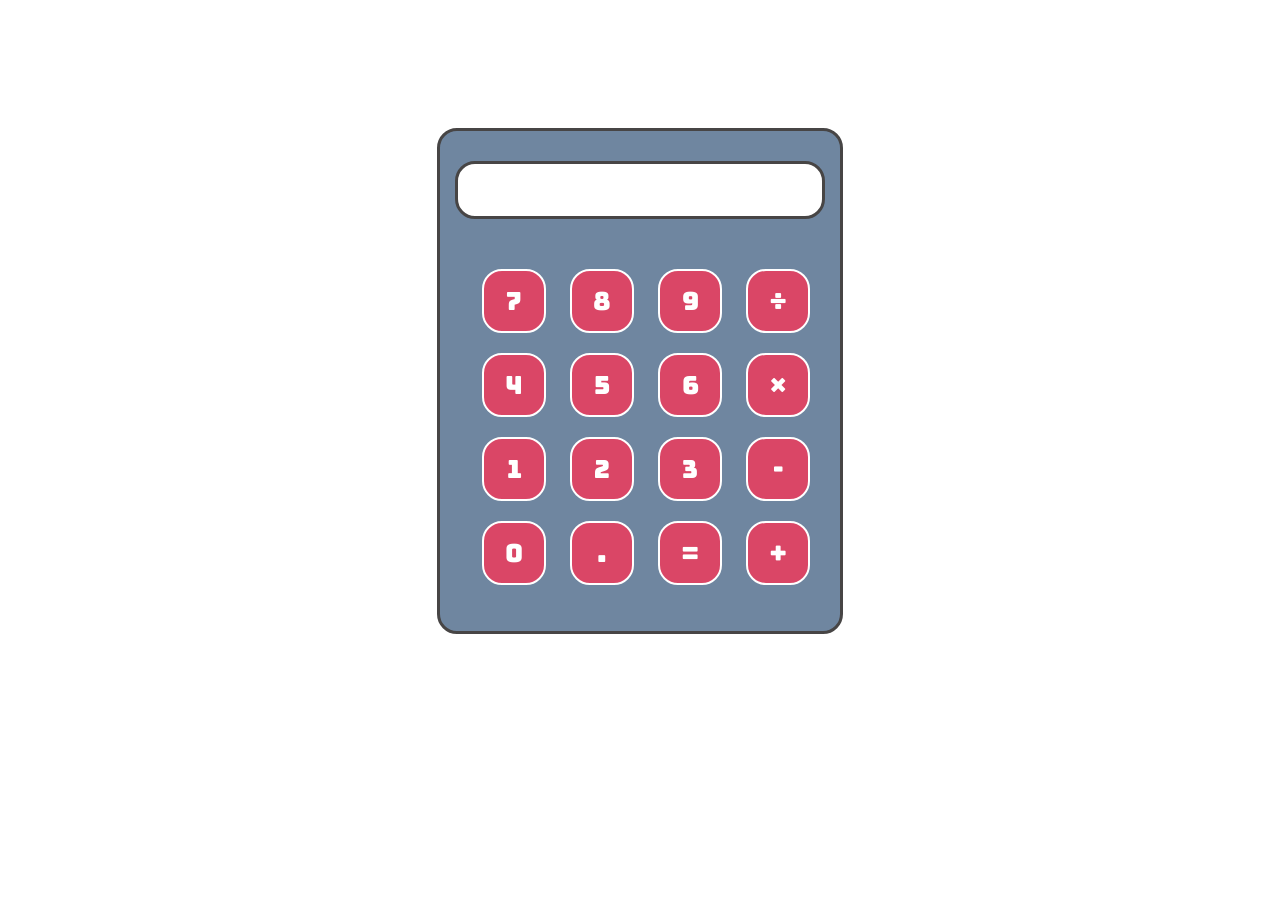
<file: Calculadora/index.html>
<!DOCTYPE html>
<html lang="en">

<head>
    <meta charset="UTF-8" />
    <meta http-equiv="X-UA-Compatible" content="IE=edge" />
    <meta name="viewport" content="width=device-width, initial-scale=1.0" />
    <link rel="stylesheet" href="./css/style.css">
    <title>Calculadora</title>
</head>

<body>
    <div class="body-calc">
        <div class="content-calc">
            <div id="display-calc">
                <input type="text" id="input" />
            </div>

            <div class="button-calc">
                <a href="#" onclick="adicionarValor('7')">7</a>
                <a href="#" onclick="adicionarValor('8')">8</a>
                <a href="#" onclick="adicionarValor('9')">9</a>
                <a href="#" onclick="adicionarValor('/')">÷</a>
                <a href="#" onclick="adicionarValor('4')">4</a>
                <a href="#" onclick="adicionarValor('5')">5</a>
                <a href="#" onclick="adicionarValor('6')">6</a>
                <a href="#" onclick="adicionarValor('*')">×</a>
                <a href="#" onclick="adicionarValor('1')">1</a>
                <a href="#" onclick="adicionarValor('2')">2</a>
                <a href="#" onclick="adicionarValor('3')">3</a>
                <a href="#" onclick="adicionarValor('-')">-</a>
                <a href="#" onclick="adicionarValor('0')">0</a>
                <a href="#" onclick="adicionarValor('.')">.</a>
                <a href="#" onclick="calcular()">=</a>
                <a href="#" onclick="adicionarValor('+')">+</a>
            </div>
        </div>
    </div>
    
    <script src="js/script.js"></script>
</body>

</html>
</file>
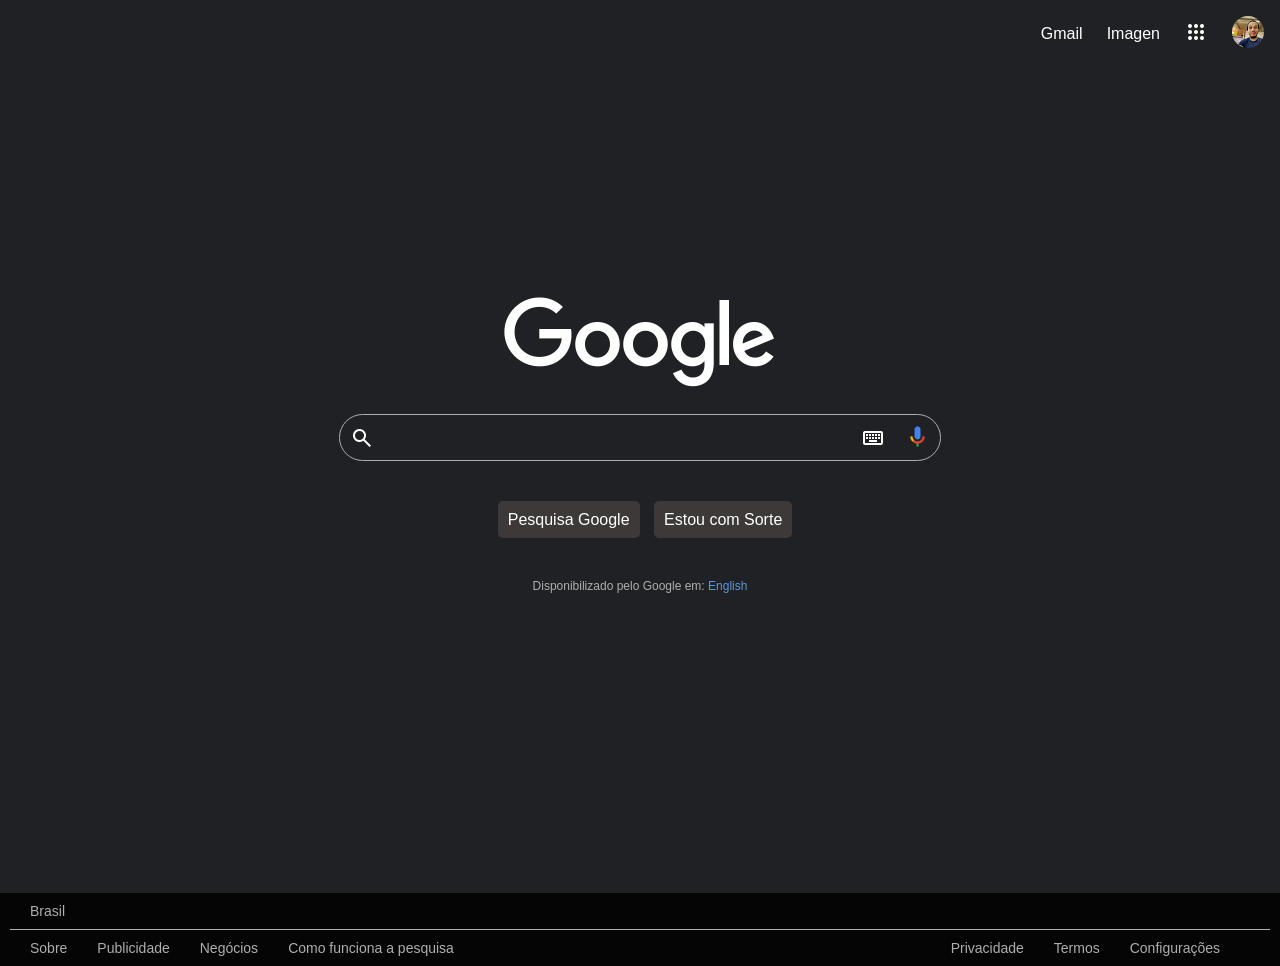
<file: Clone do Google/index.html>
<!DOCTYPE html>
<html lang="pt-BR">

<head>
    <meta charset="UTF-8">
    <meta http-equiv="X-UA-Compatible" content="IE=edge">
    <meta name="viewport" content="width=device-width, initial-scale=1.0">
    <link rel="stylesheet"
        href="https://fonts.googleapis.com/css2?family=Material+Symbols+Outlined:opsz,wght,FILL,GRAD@20..48,100..700,0..1,-50..200" />
    <link rel="stylesheet"
        href="https://fonts.googleapis.com/css2?family=Material+Symbols+Outlined:opsz,wght,FILL,GRAD@20..48,100..700,0..1,-50..200" />


    <link rel="stylesheet" href="assets/css/style.css">
    <title>Document</title>
</head>

<body>
    <header class="cabecalho">
        <ul class="cabecalho__lista">
            <li class="cabecalho__links">
                <a href="#">Gmail</a>
            </li>
            <li class="cabecalho__links">
                <a href="#">Imagen</a>
            </li>
            <a href="#">
                <li class="cabecalho__links">
                    <span class="material-symbols-outlined sombreado">
                        apps
                    </span>
            </a>
            </li>
            <li class="cabecalh__links">
                <a href=""><img src="assets/imgs/unnamed.jpg" alt="Foto login no meu e-mail"
                        class="cabecalho__login"></a>
            </li>
        </ul>
    </header>


    <main class="principal">
        <img src="assets/imgs/googlelogo_light_color_272x92dp.png" alt="">
        <form class="principal__pesquisa">
            <button class="material-symbols-outlined">
                search
            </button>
            <input type="text">
            <button class="material-symbols-outlined">
                keyboard
            </button>
            <button>
                <i>
                    <img src="assets/imgs/voz-do-google.png" alt="" class="principal__pesquisa--microfone">
                </i>
            </button>
        </form>
        <div class="principal__botoes">
            <a href="#" class="principal__botao--pesquisa botoes">Pesquisa Google</a>
            <a href="#" class="principal__botao--pesquisa botoes">Estou com Sorte</a>
        </div>
        <p class="principal__texto">Disponibilizado pelo Google em: <a href="#" class="principal__link">English</a></p>
    </main>

    <footer class="rodape">
        <div class="rodape__pais">
            <a href="#">Brasil</a>
        </div>
        <div class="rodape__lista">
            <ul class="rodape__business">
                <li class="rodape__link">Sobre</li>
                <li class="rodape__link">Publicidade</li>
                <li class="rodape__link">Negócios</li>
                <li class="rodape__link">Como funciona a pesquisa</li>
            </ul>
            <ul class="rodape__settings">
                <li class="rodape__link">Privacidade</li>
                <li class="rodape__link">Termos</li>
                <li class="rodape__link">Configurações</li>
            </ul>
        </div>
    </footer>

</body>

</html>
</file>
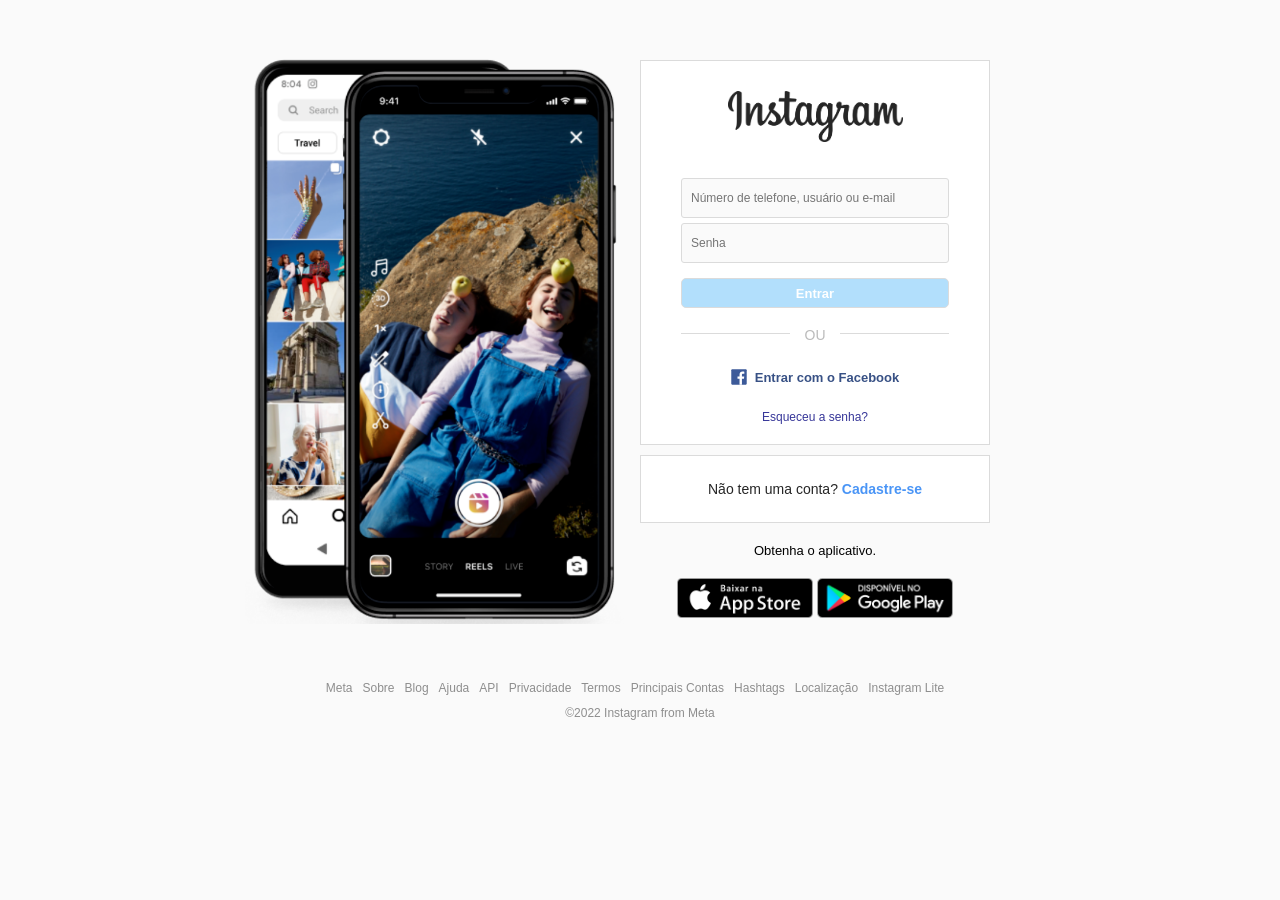
<file: Clone_Pagina_do_Instagram/index.html>
<!DOCTYPE html>
<html lang="en">
  <head>
    <meta charset="UTF-8" />
    <meta name="viewport" content="width=device-width, initial-scale=1.0" />
    <title>Instagram</title>
    <link rel="stylesheet" href="css/style.css" />
    <link rel="shortcut icon" href="img/favicon.png" type="image/x-icon" />
  </head>
  <body>
    <main>
      <div id="main-container">
        <!-- Banner Container -->
        <div id="banner-container">
          <img src="img/banner2.png" alt="Crie uma conta no Instagram" />
        </div>
        <!-- Login e Registro -->
        <div id="form-container">
          <div id="form-box">
            <img id="logo-insta" src="img/logo_instagram.png" alt="Instagram" />
            <form id="login-form">
              <input
                type="text"
                name="username"
                placeholder="Número de telefone, usuário ou e-mail"
              />
              <input type="password" name="password" placeholder="Senha" />
              <input type="submit" value="Entrar" />
            </form>
            <div class="separator">
              <div class="line"></div>
              <span>Ou</span>
            </div>
            <div id="other-links">
              <div id="facebook-login">
                <a href="#">
                  <img src="img/logo_facebook.svg" alt="Facebook Login" />
                  <span>Entrar com o Facebook</span>
                </a>
              </div>
              <div id="forgot-pass">
                <a href="#">Esqueceu a senha?</a>
              </div>
            </div>
          </div>
          <div id="register-container">
            <p>Não tem uma conta? <a href="#">Cadastre-se</a></p>
          </div>
          <div id="get-app-container">
            <p>Obtenha o aplicativo.</p>
            <a href="#">
              <img src="img/apple_btn.png" alt="Apple Store" />
            </a>
            <a href="#">
              <img src="img/gplay_btn.png" alt="Google Play" />
            </a>
          </div>
        </div>
      </div>
    </main>
    <footer>
      <nav>
        <ul id="footer-links">
          <li><a href="#">Meta</a></li>
          <li><a href="#">Sobre</a></li>
          <li><a href="#">Blog</a></li>
          <li><a href="#">Ajuda</a></li>
          <li><a href="#">API</a></li>
          <li><a href="#">Privacidade</a></li>
          <li><a href="#">Termos</a></li>
          <li><a href="#">Principais Contas</a></li>
          <li><a href="#">Hashtags</a></li>
          <li><a href="#">Localização</a></li>
          <li><a href="#">Instagram Lite</a></li>
        </ul>
      </nav>
      <p id="copyright">&copy;2022 Instagram from Meta</p>
    </footer>
  </body>
</html>
</file>
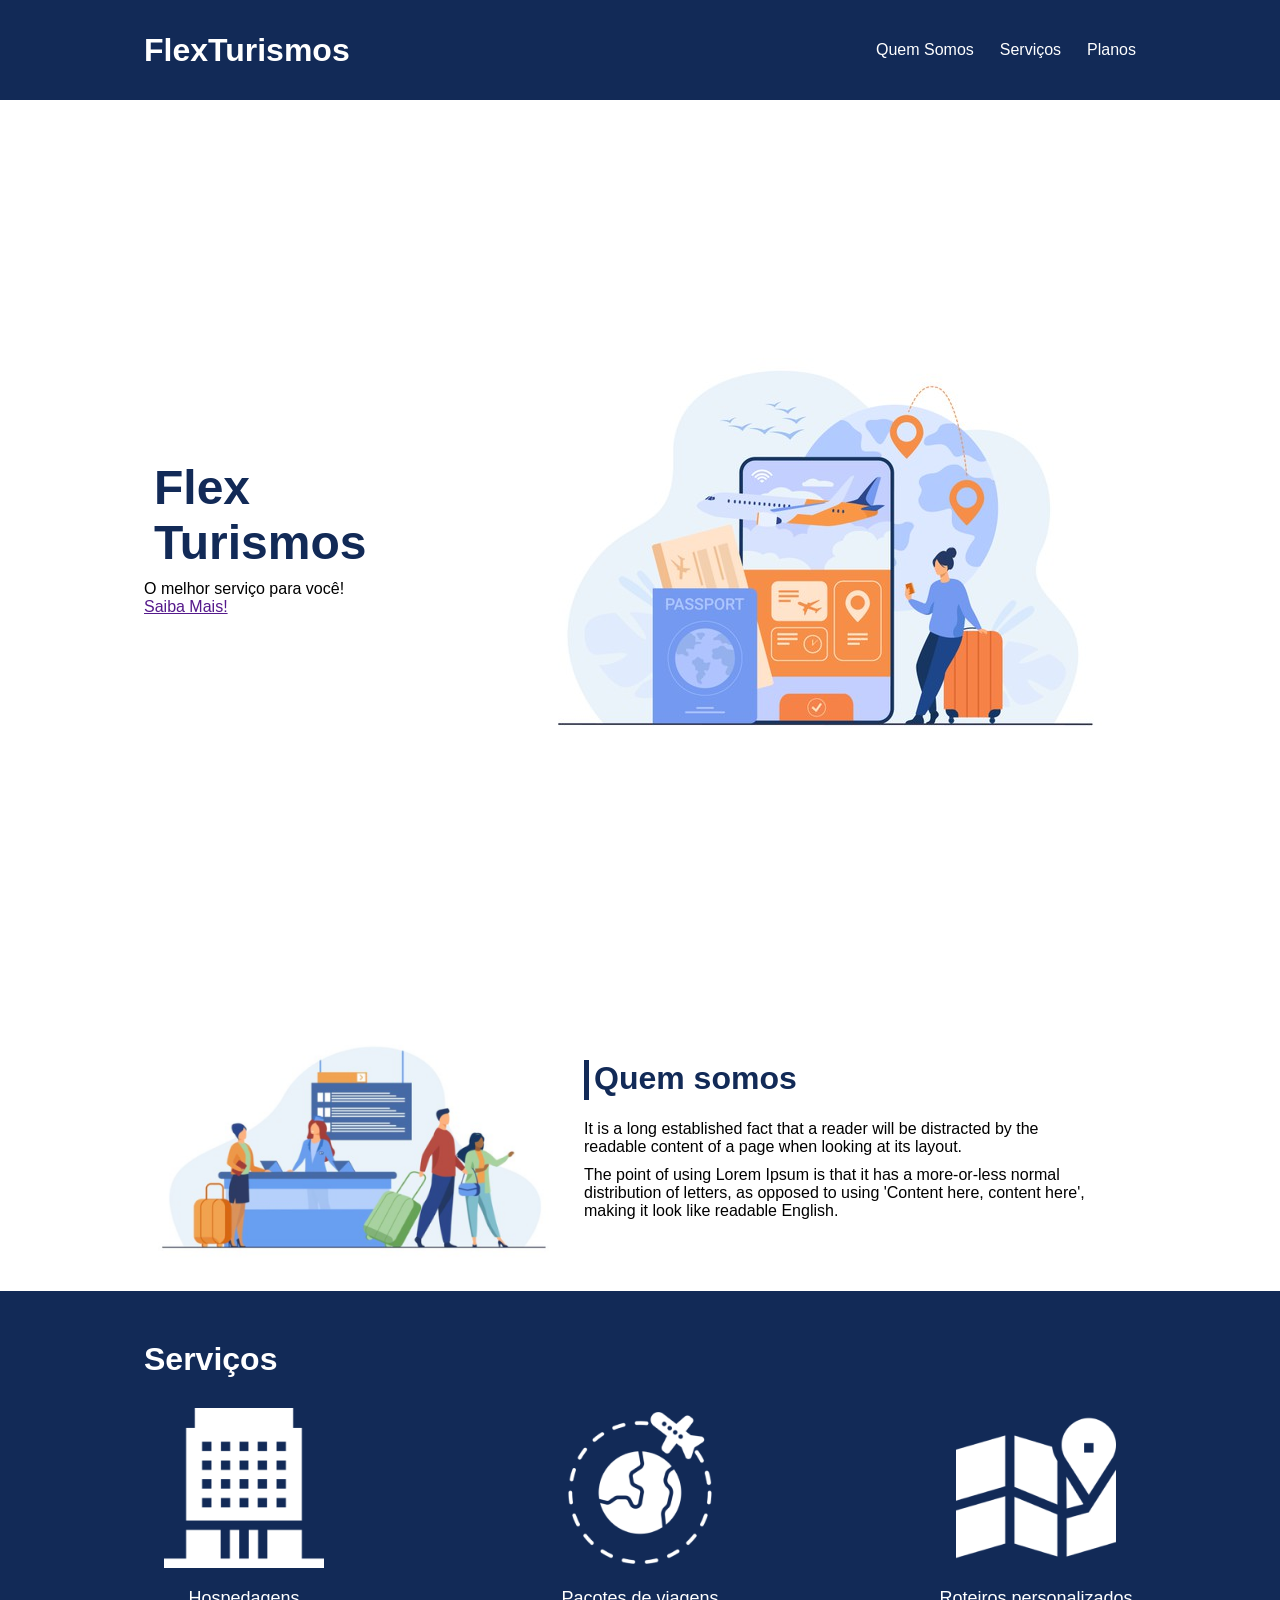
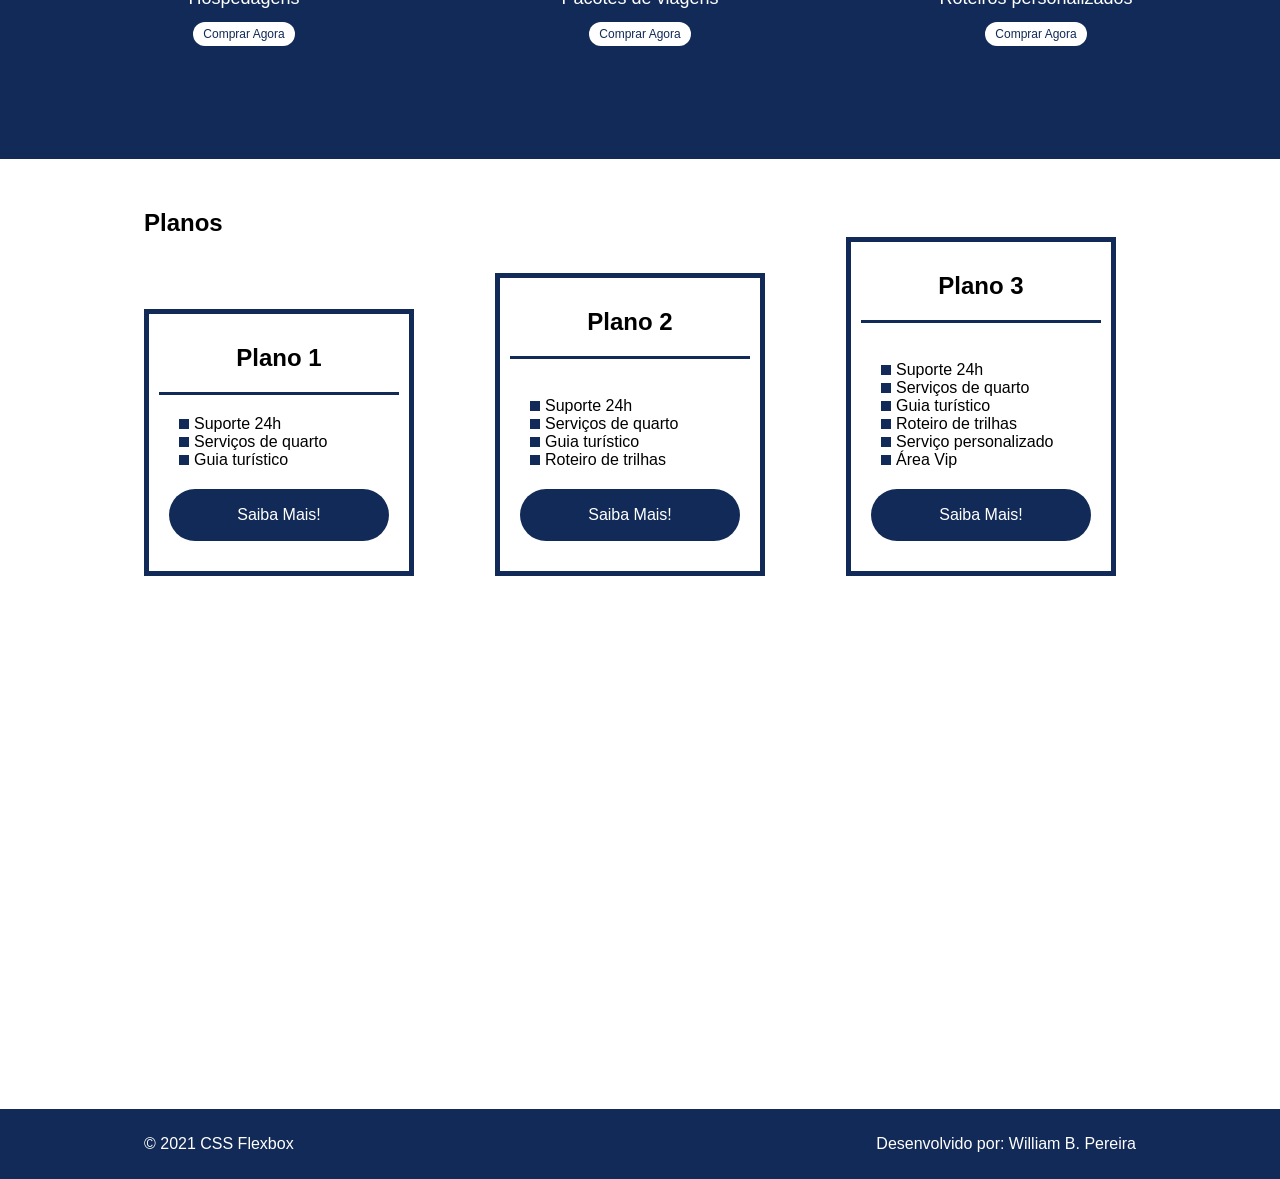
<file: Flex-Turismos/index.html>
<!DOCTYPE html>
<html lang="pt-br">

<head>
    <meta charset="UTF-8">
    <meta name="viewport" content="width=device-width, initial-scale=1.0">
    <title>Flex Turismos</title>
    <link rel="stylesheet" href="./style.css">
</head>

<body>
    <header>
        <div class="flex-container menu">
            <div>
                <h1>FlexTurismos</h1>
            </div>
            <ul class="list-items">
                <li><a href="#quem-somos">Quem Somos</a></li>
                <li><a href="#servicos">Serviços</a></li>
                <li><a href="#planos">Planos</a></li>
            </ul>
        </div>

    </header>

    <div class="flex-container apresentacao">
        <div class="texto-apresentacao">
            <h1>Flex <br>Turismos</h1>
            <p>O melhor serviço para você!</p>
            <a href="">Saiba Mais!</a>
        </div>

        <div>
            <div><img src="./images/0-main.png" alt="banner de apresentação"></div>
        </div>
    </div>

    <div class="flex-container" id="quem-somos">
        <div>
            <h2>Quem somos</h2>
            <p>It is a long established fact that a reader will be distracted by the readable content of a page when
                looking at its layout. </p>
            <p>The point of using Lorem Ipsum is that it has a more-or-less normal distribution of letters, as opposed
                to using 'Content here, content here', making it look like readable English.</p>
        </div>

        <div>
            <img src="./images/1-quem-somos.png" alt="balcão de atendimento">
        </div>
    </div>

    <div class="container-externo">
        <div class="flex-container" id="servicos">
            <div>
                <h2>Serviços</h2>
            </div>

            <div class="list-servicos">
                <div class="item-servico">
                    <div><img src="./images/icon-2.png" alt="hospedagens"></div>
                    <p>Hospedagens</p>
                    <a href="#">Comprar Agora</a>
                </div>

                <div class="item-servico">
                    <div><img src="./images/icon-1.png" alt="pacote de viagens"></div>
                    <p>Pacotes de viagens</p>
                    <a href="#">Comprar Agora</a>
                </div>

                <div class="item-servico">
                    <div><img src="./images/icon-3.png" alt="roteiros personalizados"></div>
                    <p>Roteiros personalizados</p>
                    <a href="#">Comprar Agora</a>
                </div>
            </div>
        </div>
    </div>

    <div class="flex-container" id="planos">

        <div>
            <h2>Planos</h2>
        </div>

        <div class="list-planos">
            <div class="item-plano">
                <h3>Plano 1</h3>
                <ul>
                    <li>Suporte 24h</li>
                    <li>Serviços de quarto</li>
                    <li>Guia turístico</li>
                </ul>
                <a href="#" class="btn">Saiba Mais!</a>
            </div>

            <div class="item-plano">
                <h3>Plano 2</h3>
                <br>
                <ul>
                    <li>Suporte 24h</li>
                    <li>Serviços de quarto</li>
                    <li>Guia turístico</li>
                    <li>Roteiro de trilhas</li>
                </ul>
                <a href="#" class="btn">Saiba Mais!</a>
            </div>

            <div class="item-plano">
                <h3>Plano 3</h3>
                <br>
                <ul>
                    <li>Suporte 24h</li>
                    <li>Serviços de quarto</li>
                    <li>Guia turístico</li>
                    <li>Roteiro de trilhas</li>
                    <li>Serviço personalizado</li>
                    <li>Área Vip</li>
                </ul>
                <a href="#" class="btn">Saiba Mais!</a>
            </div>
        </div>
    </div>

    <footer>
        <div class="flex-container footer">
            <p>&copy; 2021 CSS Flexbox</p>
            <p>Desenvolvido por: William B. Pereira</p>
        </div>
    </footer>
</body>

</html>
</file>
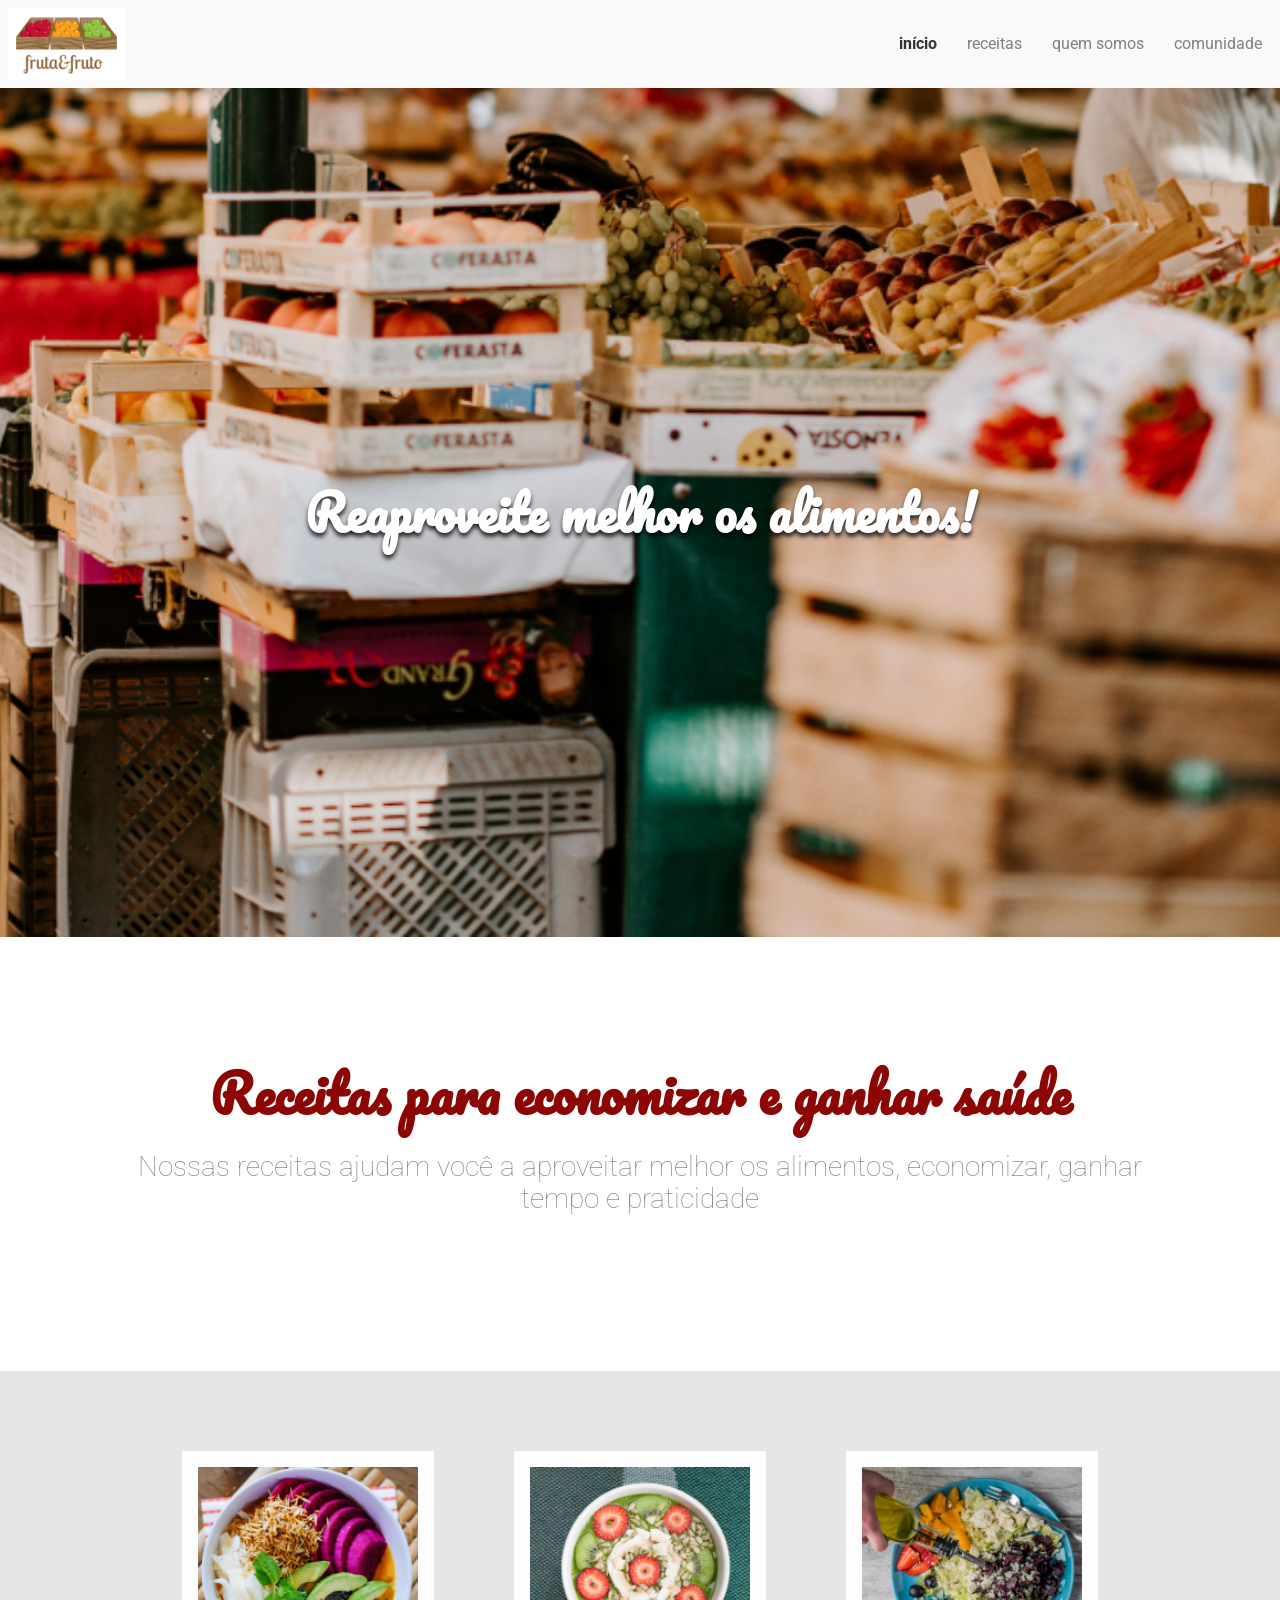
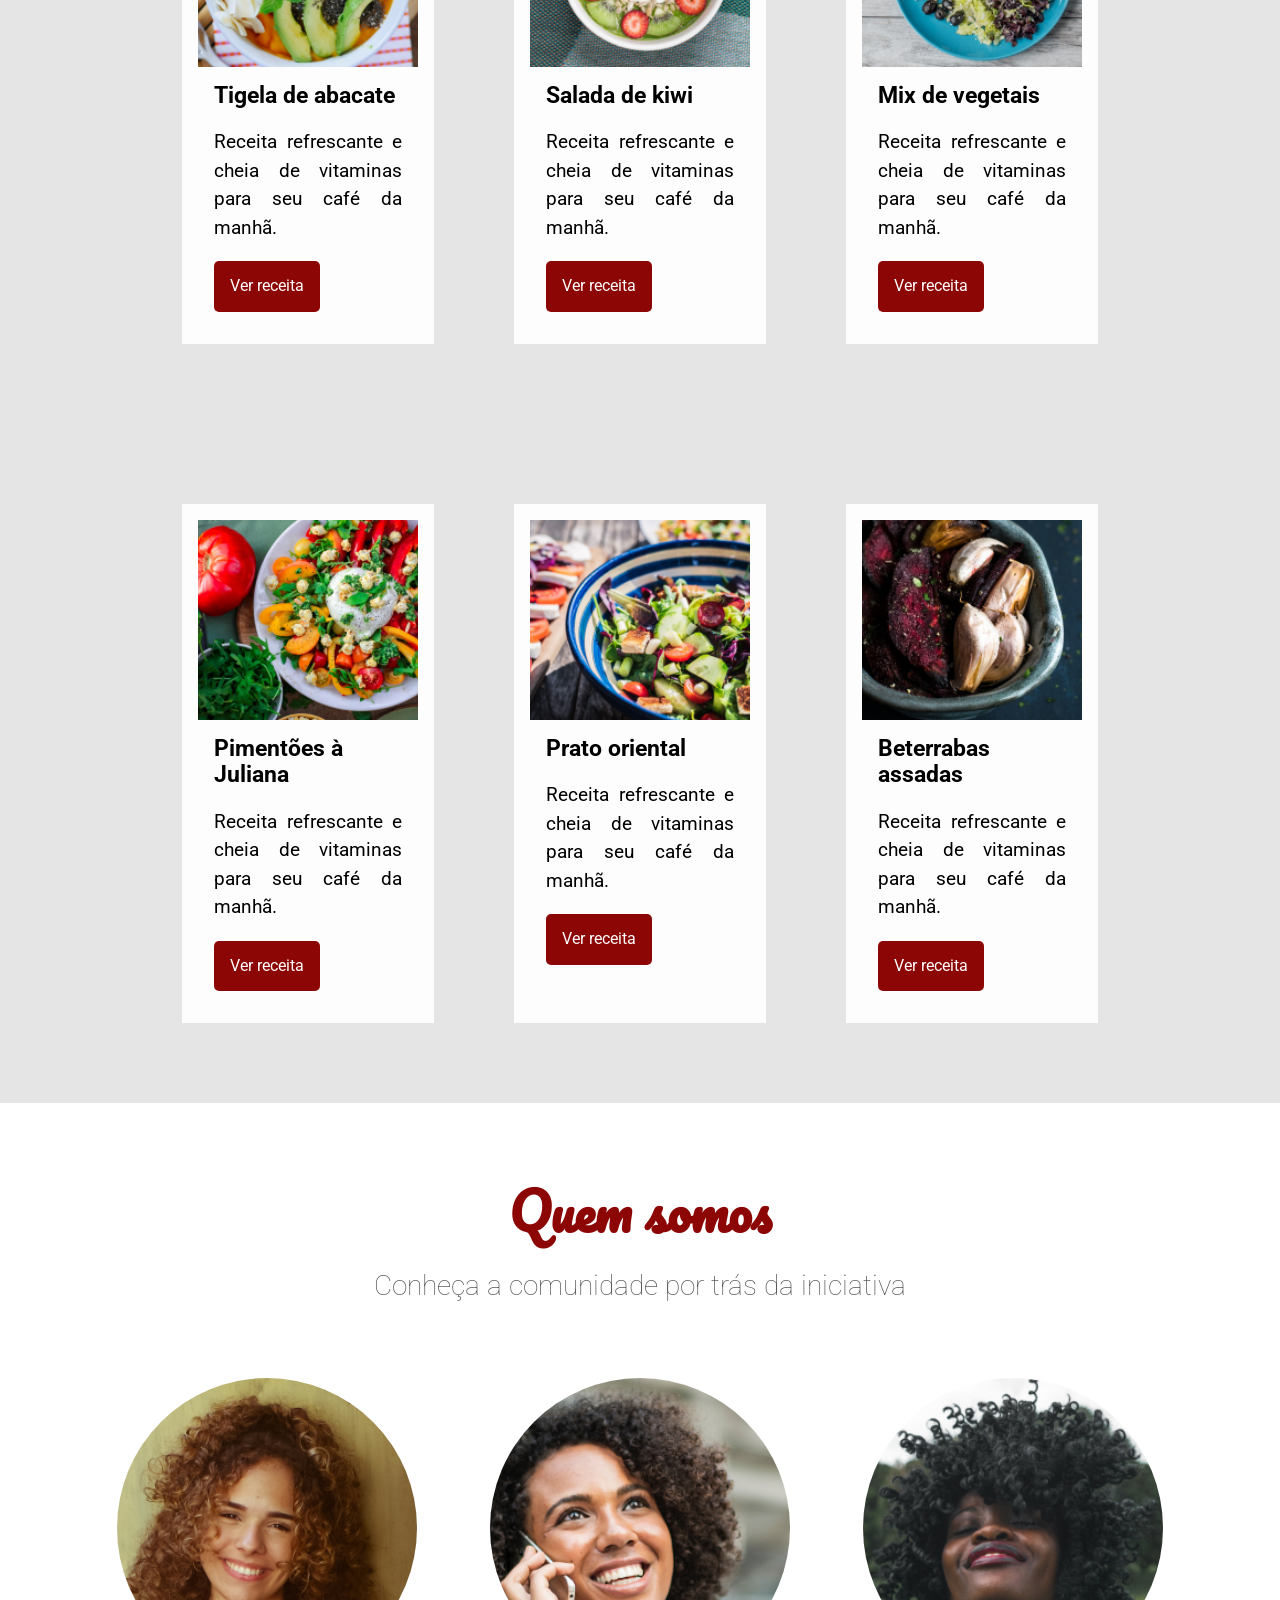
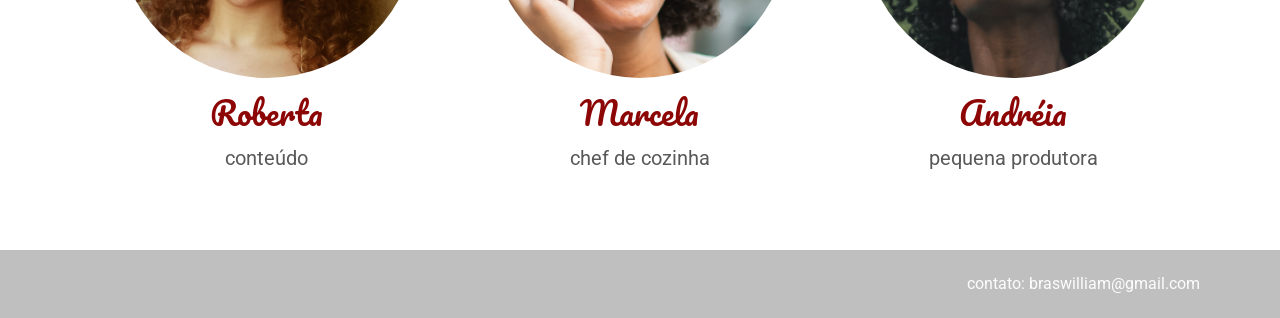
<file: Fruta_e_Fruto/index.html>
<!DOCTYPE html>
<html lang="pt-BR">

<head>
    <link href="https://fonts.googleapis.com/css?family=Pacifico|Roboto:100,300,400,500,700,900" rel="stylesheet" />
    <meta charset="UTF-8" />
    <meta name="viewport" content="width=device-width, initial-scale=1.0" />
    <meta http-equiv="X-UA-Compatible" content="ie=edge" />
    <title>Fruta & Fruto</title>
    <link href="./assets/css/resets/normalize.css" rel="stylesheet" />
    <link href="./assets/css/resets/reset.css" rel="stylesheet" />
    <link rel="stylesheet" href="assets/css/style.css">
</head>

<body>
    <header class="cabecalho">
        <img class="logo" src="assets/img/logo.jpg" alt="logo da fruta fruto">
        <nav class="menu">
            <ul class="menu__lista">
                <li class="menu__item">
                    <a href="#" class="menu__link  menu__link--preto ">início</a>
                </li>
                <li class="menu__item">
                    <a href="#" class="menu__link">receitas</a>
                </li>
                <li class="menu__item">
                    <a href="#" class="menu__link">quem somos</a>
                </li>
                <li class="menu__item">
                    <a href="#" class="menu__link menu__link-ultimo--lista">comunidade</a>
                </li>
            </ul>
        </nav>
    </header>

    <section class="banner">
        <div class="banner__imagem" src="assets/img/banner.jpg" alt="foto dos nossos Hortifrutis"></div>
        <h2 class="banner__titulo">Reaproveite melhor os alimentos!</h2>
    </section>

    <section class="sobre">
        <h2 class="sobre__titulo">Receitas para economizar e ganhar saúde</h2>
        <p class="sobre__descricao">Nossas receitas ajudam você a aproveitar melhor os alimentos, economizar, ganhar
            tempo e praticidade</p>
    </section>

    <section class="receitas">
        <div class="receita">
            <img alt="Tigela de abacate" class="receita__imagem" src="./assets/img/receitas/tigela-de-abacate.jpg" />
            <div class="receita__conteudo">
                <h4 class="receita__titulo">Tigela de abacate</h4>
                <p class="receita__descricao">Receita refrescante e cheia de vitaminas para seu café da manhã.</p>
                <button class="receita__botao">Ver receita</button>
            </div>
        </div>
        <div class="receita">
            <img alt="Salada de kiwi" class="receita__imagem" src="./assets/img/receitas/salada-de-kiwi.jpg" />
            <div class="receita__conteudo">
                <h4 class="receita__titulo">Salada de kiwi</h4>
                <p class="receita__descricao">Receita refrescante e cheia de vitaminas para seu café da manhã.</p>
                <button class="receita__botao">Ver receita</button>
            </div>
        </div>
        <div class="receita">
            <img alt="Mix de vegetais" class="receita__imagem" src="./assets/img/receitas/mix-de-vegetais.jpg" />
            <div class="receita__conteudo">
                <h4 class="receita__titulo">Mix de vegetais</h4>
                <p class="receita__descricao">Receita refrescante e cheia de vitaminas para seu café da manhã.</p>
                <button class="receita__botao">Ver receita</button>
            </div>
        </div>
    </section>
    <section class="receitas">
        <div class="receita">
            <img alt="Pimentões à Juliana" class="receita__imagem"
                src="./assets/img/receitas/pimentoes-a-juliana.jpg" />
            <div class="receita__conteudo">
                <h4 class="receita__titulo">Pimentões à Juliana</h4>
                <p class="receita__descricao">Receita refrescante e cheia de vitaminas para seu café da manhã.</p>
                <button class="receita__botao">Ver receita</button>
            </div>
        </div>
        <div class="receita">
            <img alt="Prato oriental" class="receita__imagem" src="./assets/img/receitas/prato-oriental.jpg" />
            <div class="receita__conteudo">
                <h4 class="receita__titulo">Prato oriental</h4>
                <p class="receita__descricao">Receita refrescante e cheia de vitaminas para seu café da manhã.</p>
                <button class="receita__botao">Ver receita</button>
            </div>
        </div>
        <div class="receita">
            <img alt="Beterrabas assadas" class="receita__imagem" src="./assets/img/receitas/beterrabas-assadas.jpg" />
            <div class="receita__conteudo">
                <h4 class="receita__titulo">Beterrabas assadas</h4>
                <p class="receita__descricao">Receita refrescante e cheia de vitaminas para seu café da manhã.</p>
                <button class="receita__botao">Ver receita</button>
            </div>
        </div>
    </section>

    <section class="quem-somos">
        <h3 class="quem-somos__titulo">Quem somos</h3>
        <p class="quem-somos__descricao">Conheça a comunidade por trás da iniciativa</p>
        
        <div class="pessoas">
            <div class="pessoa">
                <div class="pessoa__imagem pessoa__imagem--roberta"></div>
                <span class="pessoa__nome">Roberta</span>
                <span class="pessoa__funcao">Conteúdo</span>
            </div>
            <div class="pessoa">
                <div class="pessoa__imagem pessoa__imagem--marcela"></div>
                <span class="pessoa__nome">Marcela</span>
                <span class="pessoa__funcao">Chef de Cozinha</span>
            </div>
            <div class="pessoa">
                <div class="pessoa__imagem pessoa__imagem--andreia"></div>
                <span class="pessoa__nome">Andréia</span>
                <span class="pessoa__funcao">Pequena Produtora</span>
            </div>
        </div>
    </section>


</body>

<footer class="rodape">
    Contato: braswilliam@gmail.com
</footer>

</html>
</file>
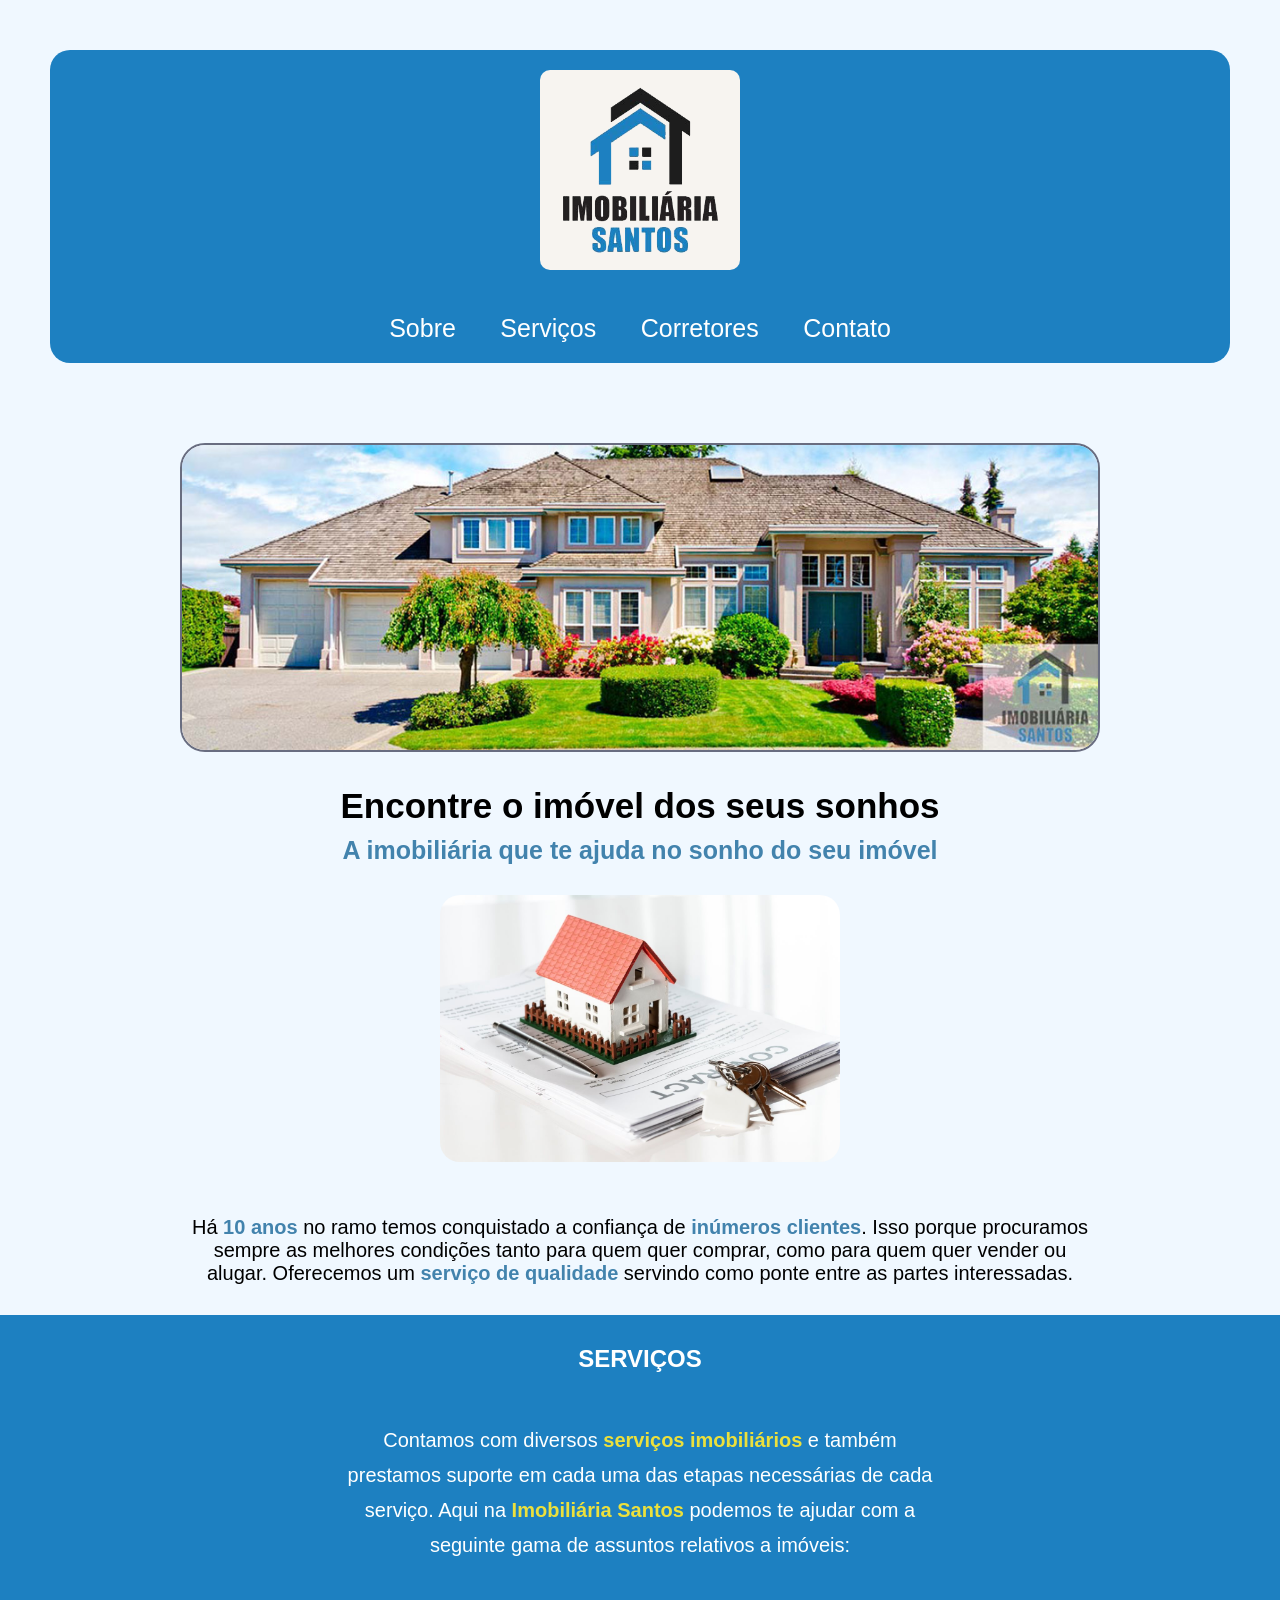
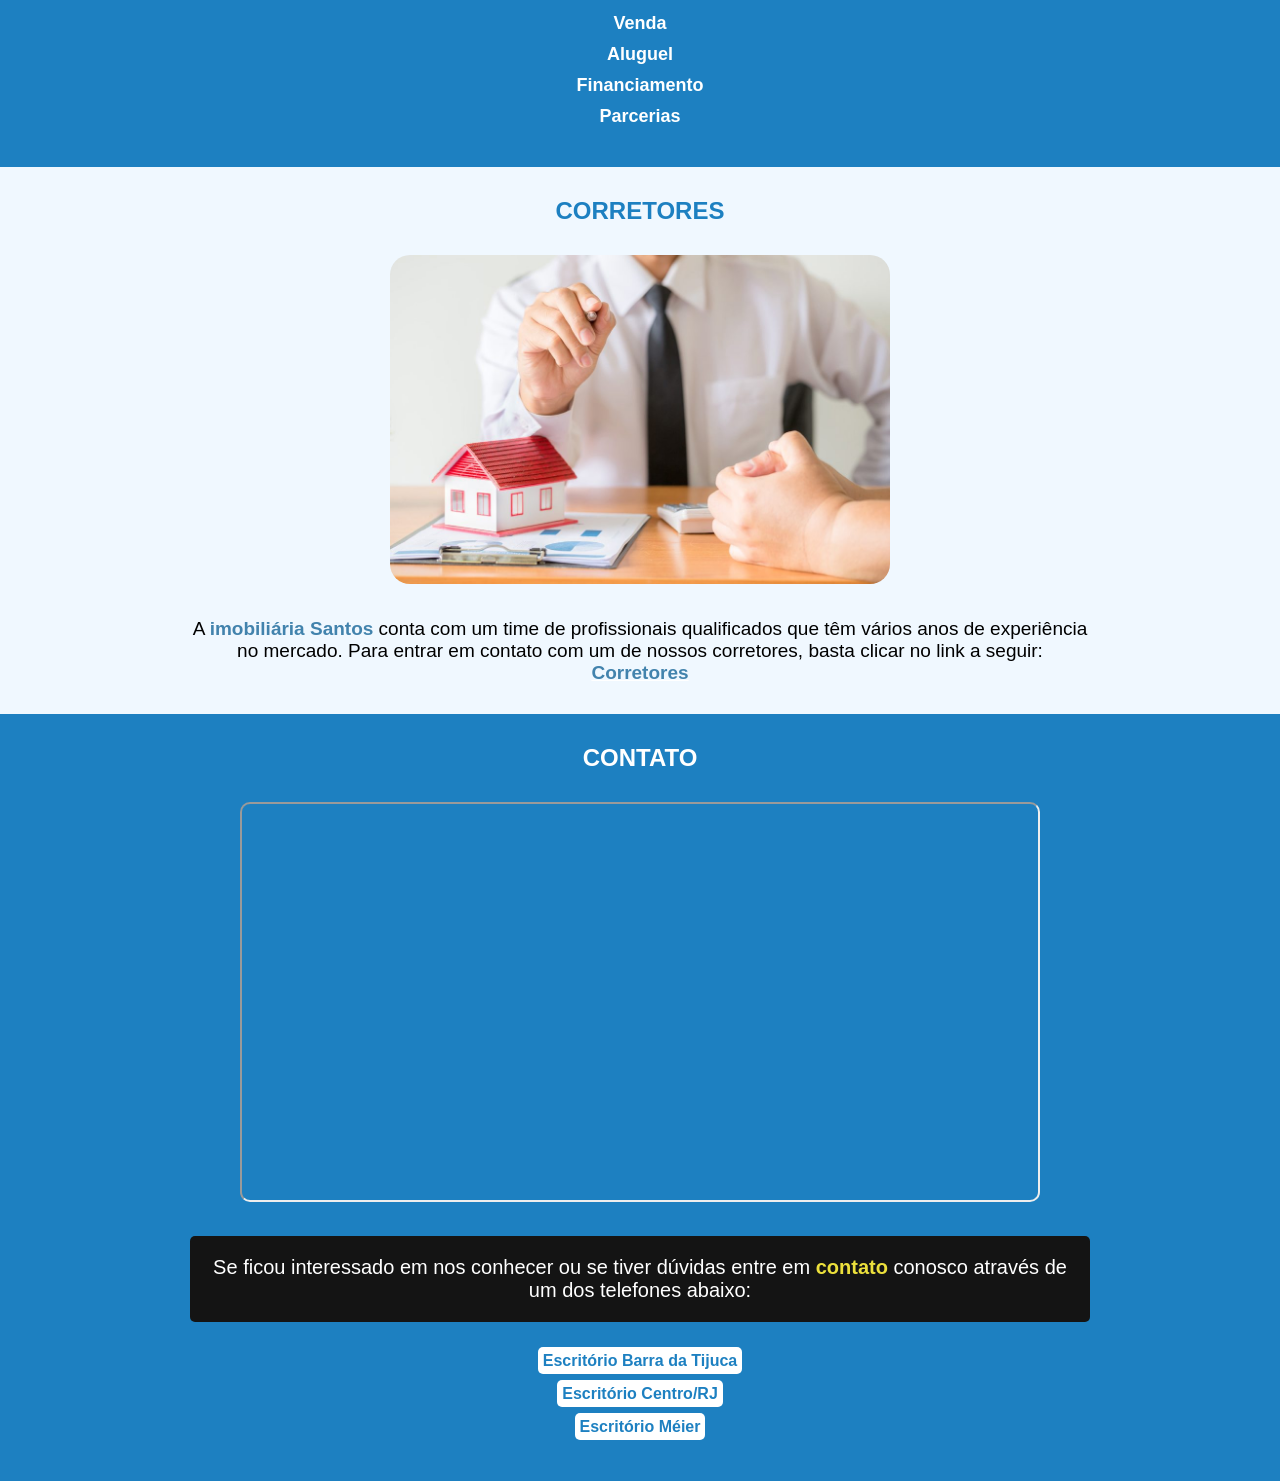
<file: imobiliaria/index.html>
<!DOCTYPE html>
<html lang="pt-BR">
<head>
    <meta charset="UTF-8">
    <meta name="viewport" content="width=device-width, initial-scale=1.0">
    <link rel="stylesheet" href="css/styles.css">
    <title>Imobiliaria</title>
</head>
<body>
   
    <div class="cabecalho">
        <img src="assets/logo.png" alt="Logo da imobiliária">
        <ul>
            <li><a href="">Sobre</a></li>
            <li><a href="">Serviços</a></li>
            <li><a href="">Corretores</a></li>
            <li><a href="">Contato</a></li>
        </ul>
    </div>

    <div class="imagem">
        <img src="assets/banner.jpg" alt="">
    </div>

    <div class="sobre">
        <h1>Encontre o imóvel dos seus sonhos</h1>
        <h2>A imobiliária que te ajuda no sonho do seu imóvel</h2>
        <img src="assets/imovel-assinatura.jpg" alt="">
        <p>
            Há <span class="fria">10 anos</span> no ramo temos conquistado 
            a confiança de <span class="fria">inúmeros clientes</span>. Isso porque procuramos sempre as 
            melhores condições tanto para quem quer comprar, como para quem quer 
            vender ou alugar. Oferecemos um <span class="fria">serviço de qualidade</span> 
            servindo como ponte entre as partes interessadas.
        </p>
    </div>



    <div class="servicos">
        
        <h2>SERVIÇOS</h2>
        <p>
            Contamos com diversos <span class="quente">serviços imobiliários</span> e também prestamos 
            suporte em cada uma das etapas necessárias de cada serviço. Aqui na 
            <span class="quente">Imobiliária Santos</span> podemos te ajudar 
            com a seguinte gama de assuntos relativos a imóveis:
        </p>
        
        <ul>
            <li>Venda</li>
            <li>Aluguel</li>
            <li>Financiamento</li>
            <li>Parcerias</li>
        </ul>

    </div>

    <div class="corretores">
        <h2>CORRETORES</h2>
        <img src="assets/corretores.jpg" alt="foto que representa os corretores" title="corretores">
        <p>
            A <span class="fria">imobiliária Santos</span> conta com um time de profissionais qualificados que 
            têm vários anos de experiência no mercado. Para entrar em contato com um 
            de nossos corretores, basta clicar no link a seguir: <a href="#"><span class="fria">Corretores</span></a>
        </p>
    </div>


    <div class="contato">
        <h2>CONTATO</h2>
        <iframe src="https://www.google.com/maps/embed?pb=!1m18!1m12!1m3!1d7346.254844548052!2d-43.364712467659004!3d-22.98234139602229!2m3!1f0!2f0!3f0!3m2!1i1024!2i768!4f13.1!3m3!1m2!1s0x9bda2ed54ec2e1%3A0x4431d262cad1d163!2sAv.%20Ayrton%20Senna%2C%203000%20-%20Barra%20da%20Tijuca%2C%20Rio%20de%20Janeiro%20-%20RJ%2C%2022775-904!5e0!3m2!1spt-BR!2sbr!4v1642532754862!5m2!1spt-BR!2sbr"></iframe>
        <p>Se ficou interessado em nos conhecer ou se tiver dúvidas entre em <span class="quente">contato</span> conosco através de um dos telefones abaixo:</p>
        
        <ul>
            <li><a href="#">Escritório Barra da Tijuca</a></li>
            <li><a href="#">Escritório Centro/RJ</a></li>
            <li><a href="#">Escritório Méier</a></li>
        </ul>

    </div>


</body>
</html>
</file>
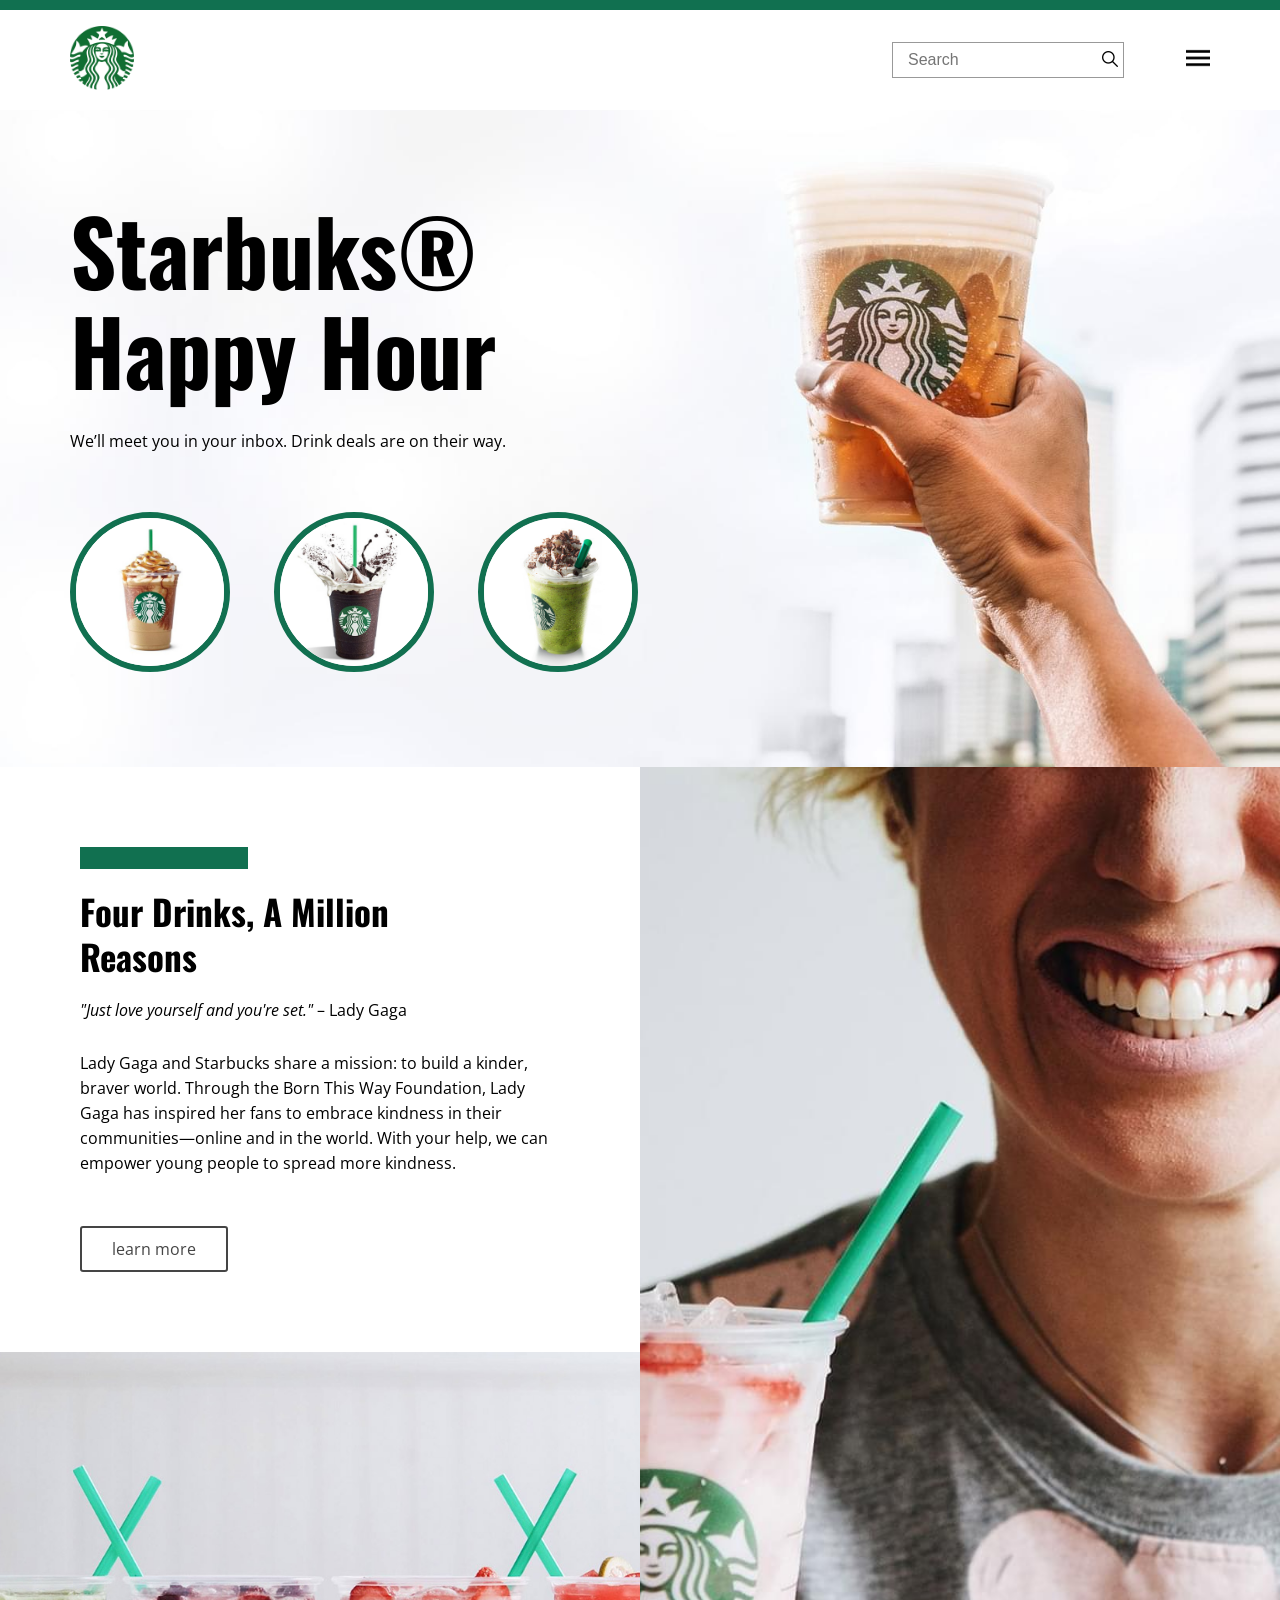
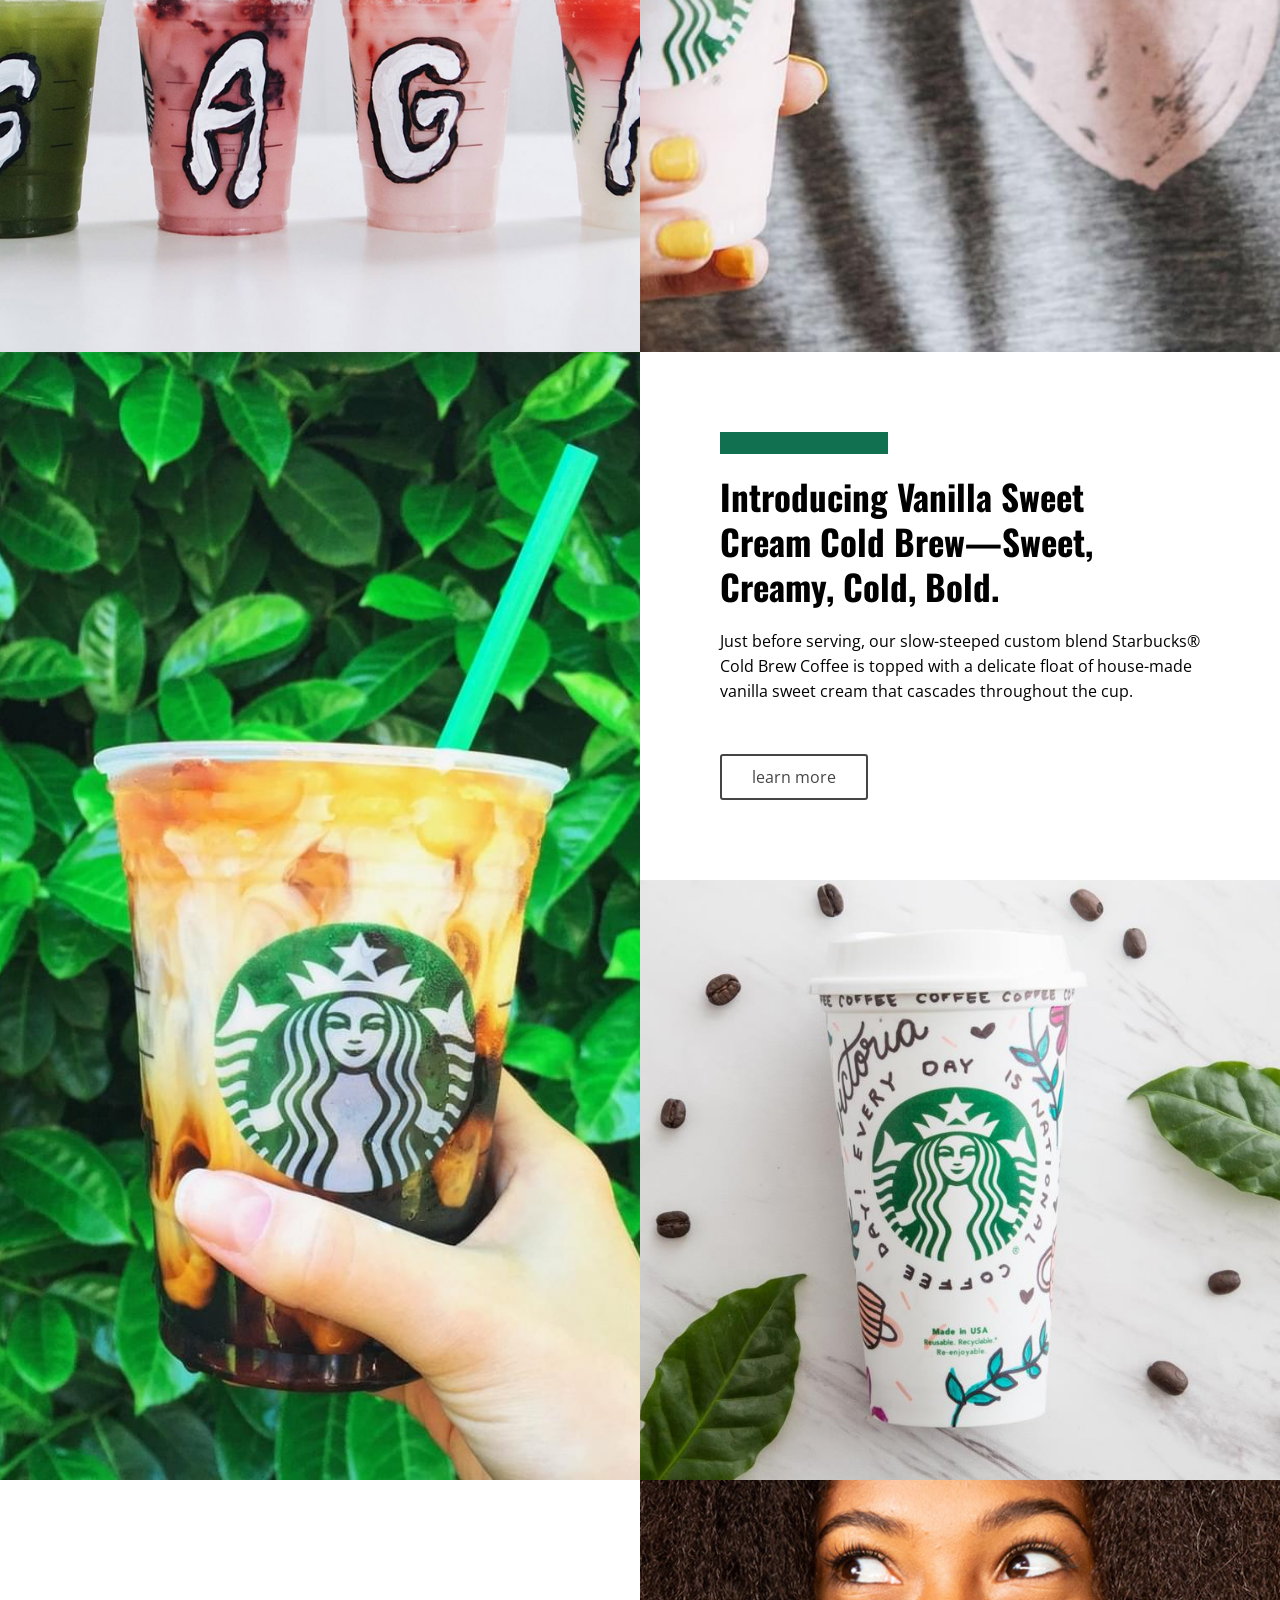
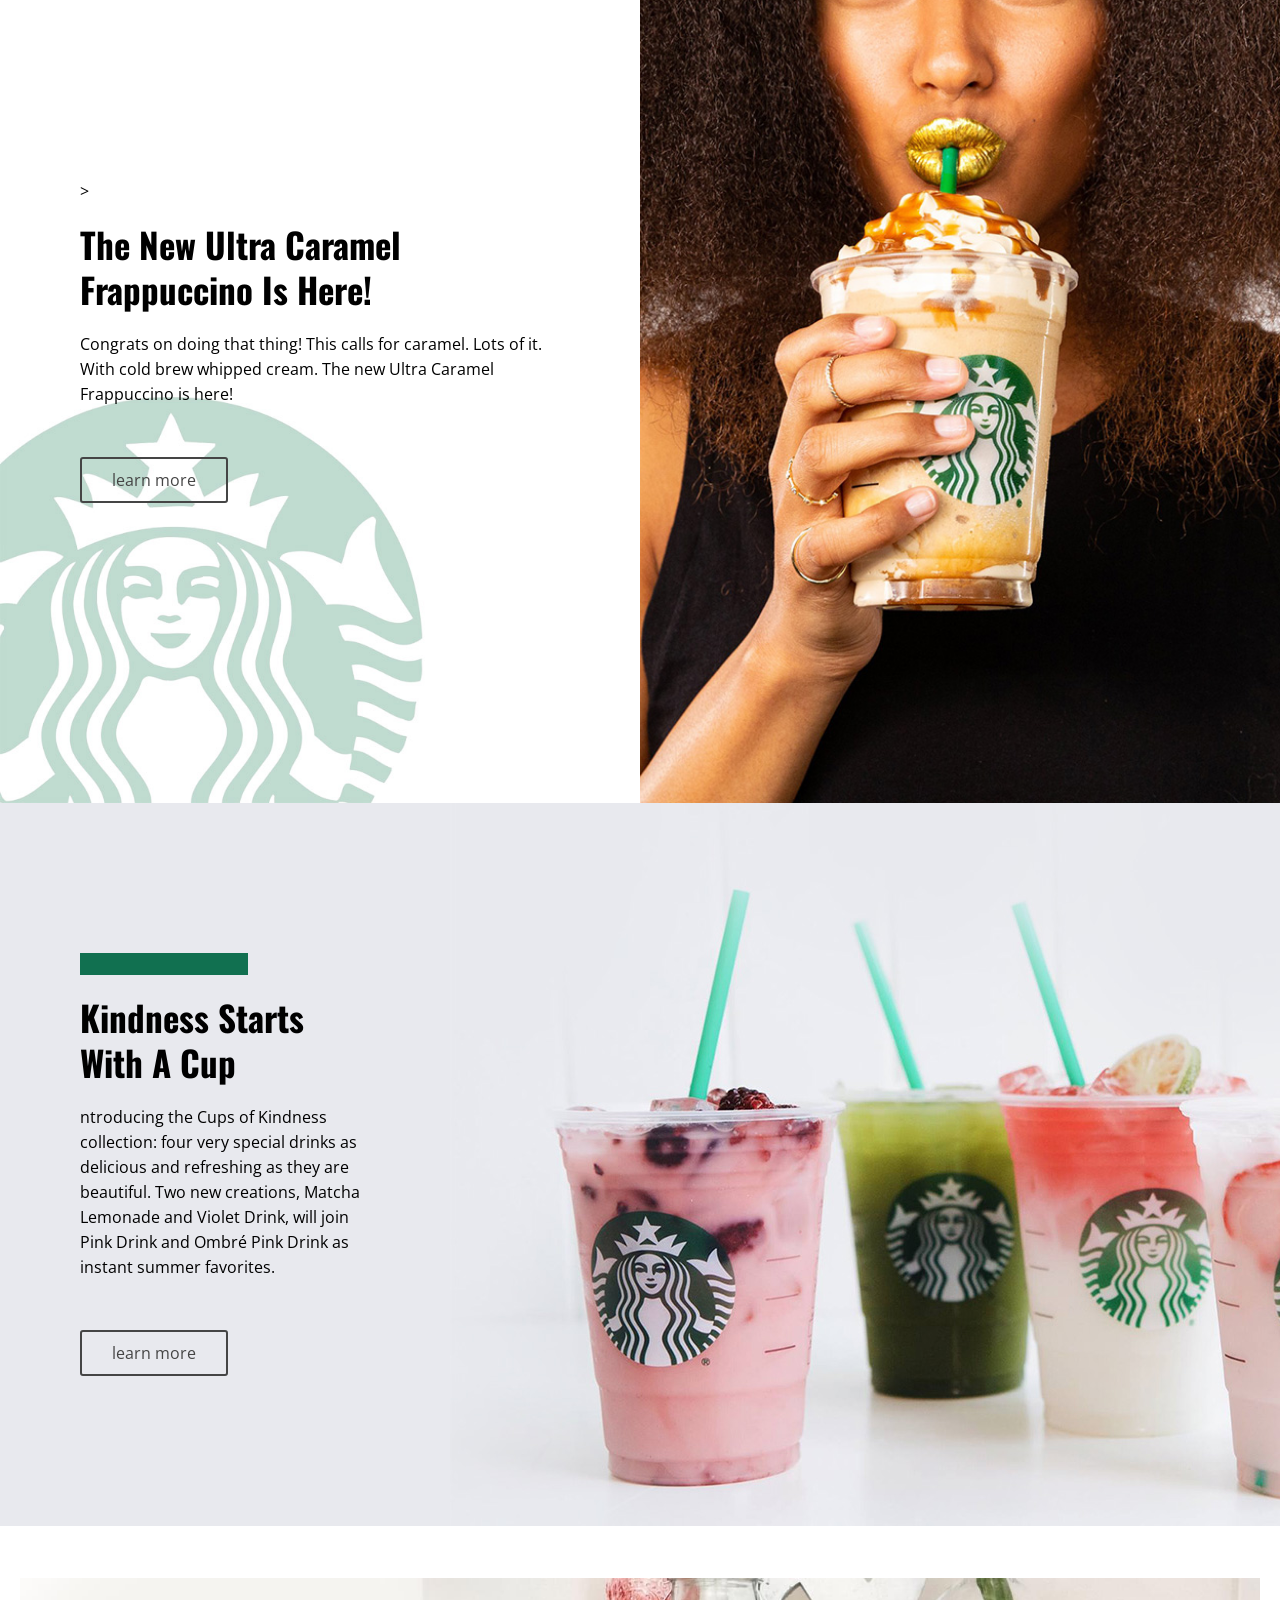
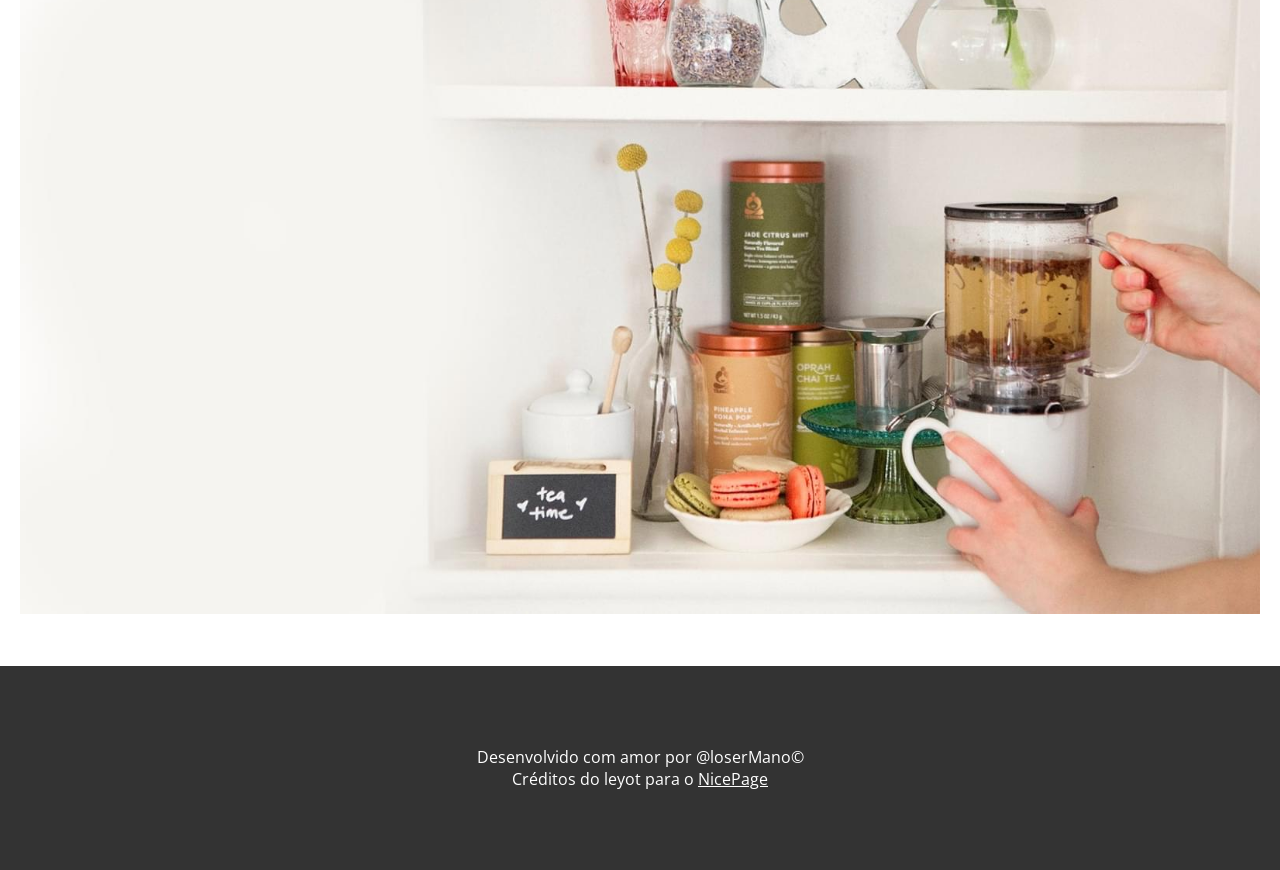
<file: Projeto Starbucks/index.html>
<!DOCTYPE html>
<html lang="en">
<head>
    <meta charset="UTF-8">
    <meta http-equiv="X-UA-Compatible" content="IE=edge">
    <meta name="viewport" content="width=device-width, initial-scale=1.0">
    <title>Starbuks</title>
    <link rel="stylesheet" href="assets/css/style.css">
</head>
<body>
    <header>
        <div class="line"></div>
        <div class="container header--area">
            <div class="header-left">
                <a href="#"><img src="assets/img/logo.png" alt="Logo do Starbuks"></a>
            </div>
            <div class="header--right">
                <div class="header--search">
                    <form>
                        <input type="text" name="search" placeholder="Search">
                        <button>
                            <img src="assets/img/loupe.png" alt="lupa de pesquisa">
                        </button>
                    </form>
                </div>
                <div class="header--menu">
                    <img src="assets/img/menu.png" alt="menu haburguer">
                </div>
            </div>
        </div>
    </header>
    <section class="banner">
        <div class="container">
            <h1>Starbuks®<br> Happy Hour</h1>
            <span>We’ll meet you in your inbox. Drink deals are on their way.</span>
            <div class="banner--images">
                <img src="assets/img/c1.jpg" alt="copo com liquido do starbuks">
                <img src="assets/img/c2.jpg" alt="copo com liquido do starbuks">
                <img src="assets/img/c3.jpg" alt="copo com liquido do starbuks">
            </div>
        </div>
    </section>
    <section class="area1">
        <div class="area1--content">
            <div class="bar"></div>
            <h2>Four Drinks, A Million<br>Reasons </h2>
            <div class="area1--quote"><em>"Just love yourself and you're set."</em> – Lady Gaga</div>
            <div class="area1--text">Lady Gaga and Starbucks share a mission: 
                to build a kinder, braver world. Through the Born This Way Foundation, 
                Lady Gaga has inspired her fans to embrace kindness in their communities—online and in the world. 
                With your help, we can empower young people to spread more kindness.
            </div>

            <a href="#" class="button">learn more</a>
        </div>
        <div class="area1--img1"></div>
        <div class="area1--img2"></div>
    </section>
    <section class="area2">
        <div class="area2--content">
            <div class="bar"></div>
            <h2>Introducing Vanilla Sweet<br> Cream Cold Brew—Sweet,<br> Creamy, Cold, Bold.</h2>
            <div class="area2--text">Just before serving, 
                our slow-steeped custom blend Starbucks® Cold Brew 
                Coffee is topped with a delicate float of house-made 
                vanilla sweet cream that cascades throughout the cup.
            </div>

            <a href="#" class="button">learn more</a>
        </div>
        <div class="area2--img1"></div>
        <div class="area2--img2"></div>
    </section>
    <section class="area3">
        <div class="area3--content"> <!--toda essa área comportará uma imagem-->>
            <h2>The New Ultra Caramel<br> Frappuccino Is Here!</h2>
            <div class="area3--text">
                Congrats on doing that thing! This calls for caramel. Lots of it. 
                With cold brew whipped cream. The new Ultra Caramel Frappuccino is here!
            </div>
            <a href="#" class="button">learn more</a>            
        </div>
        <div class="area3--img1"></div>
    </section>
    <section class="area4">
        <div class="area4--content">
            <div class="bar"></div>
            <h2>Kindness Starts<br>With A Cup</h2>
            <div class="area4--text">
                ntroducing the Cups of Kindness collection: four very special drinks as delicious and refreshing as they are beautiful. Two new creations, 
                Matcha Lemonade and Violet Drink, will join Pink Drink and Ombré Pink Drink as instant summer favorites.
            </div>
            <a href="#" class="button">learn more</a>  
        </div>
        <div class="area4--img1"></div>
    </section>
    <section class="area5"></section>

    <footer>
        Desenvolvido com amor por @loserMano&copy;<br>
        Créditos do leyot para o <u>NicePage</u> 
    </footer>

</body>
</html>
</file>
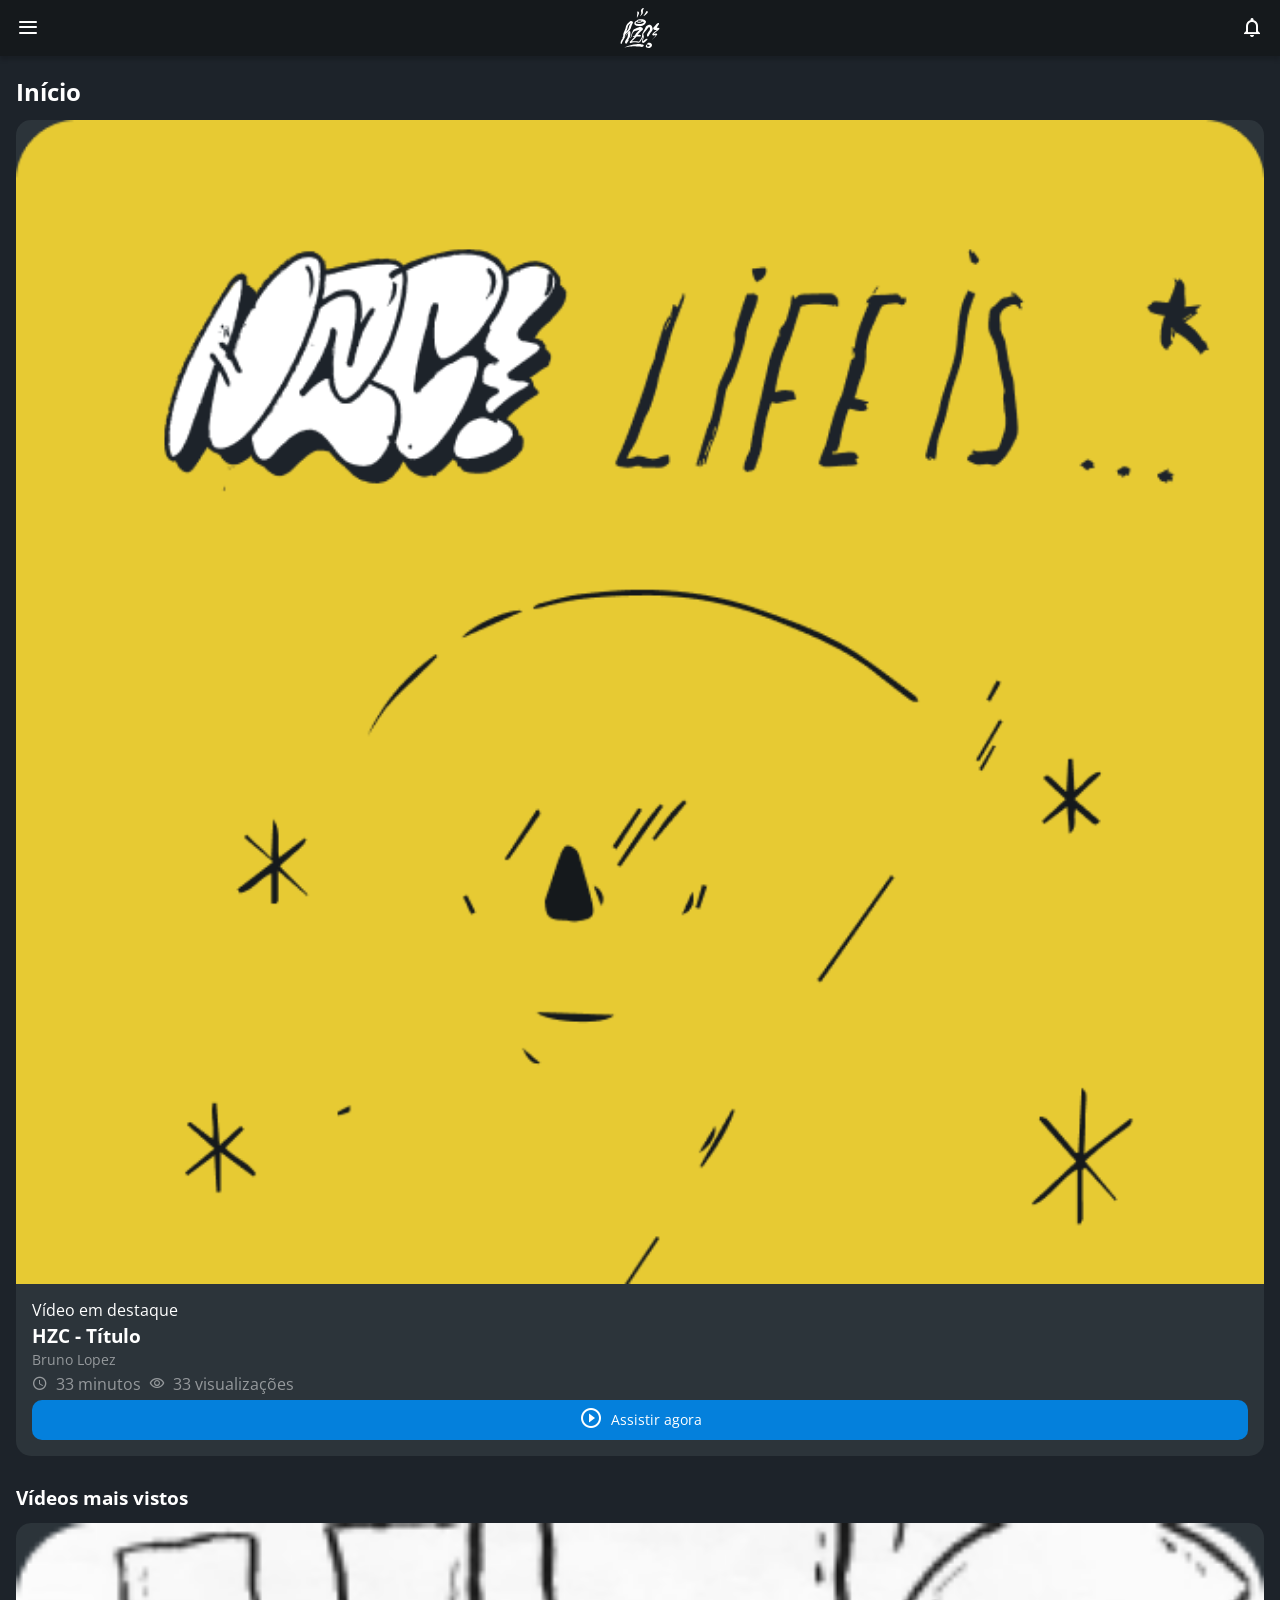
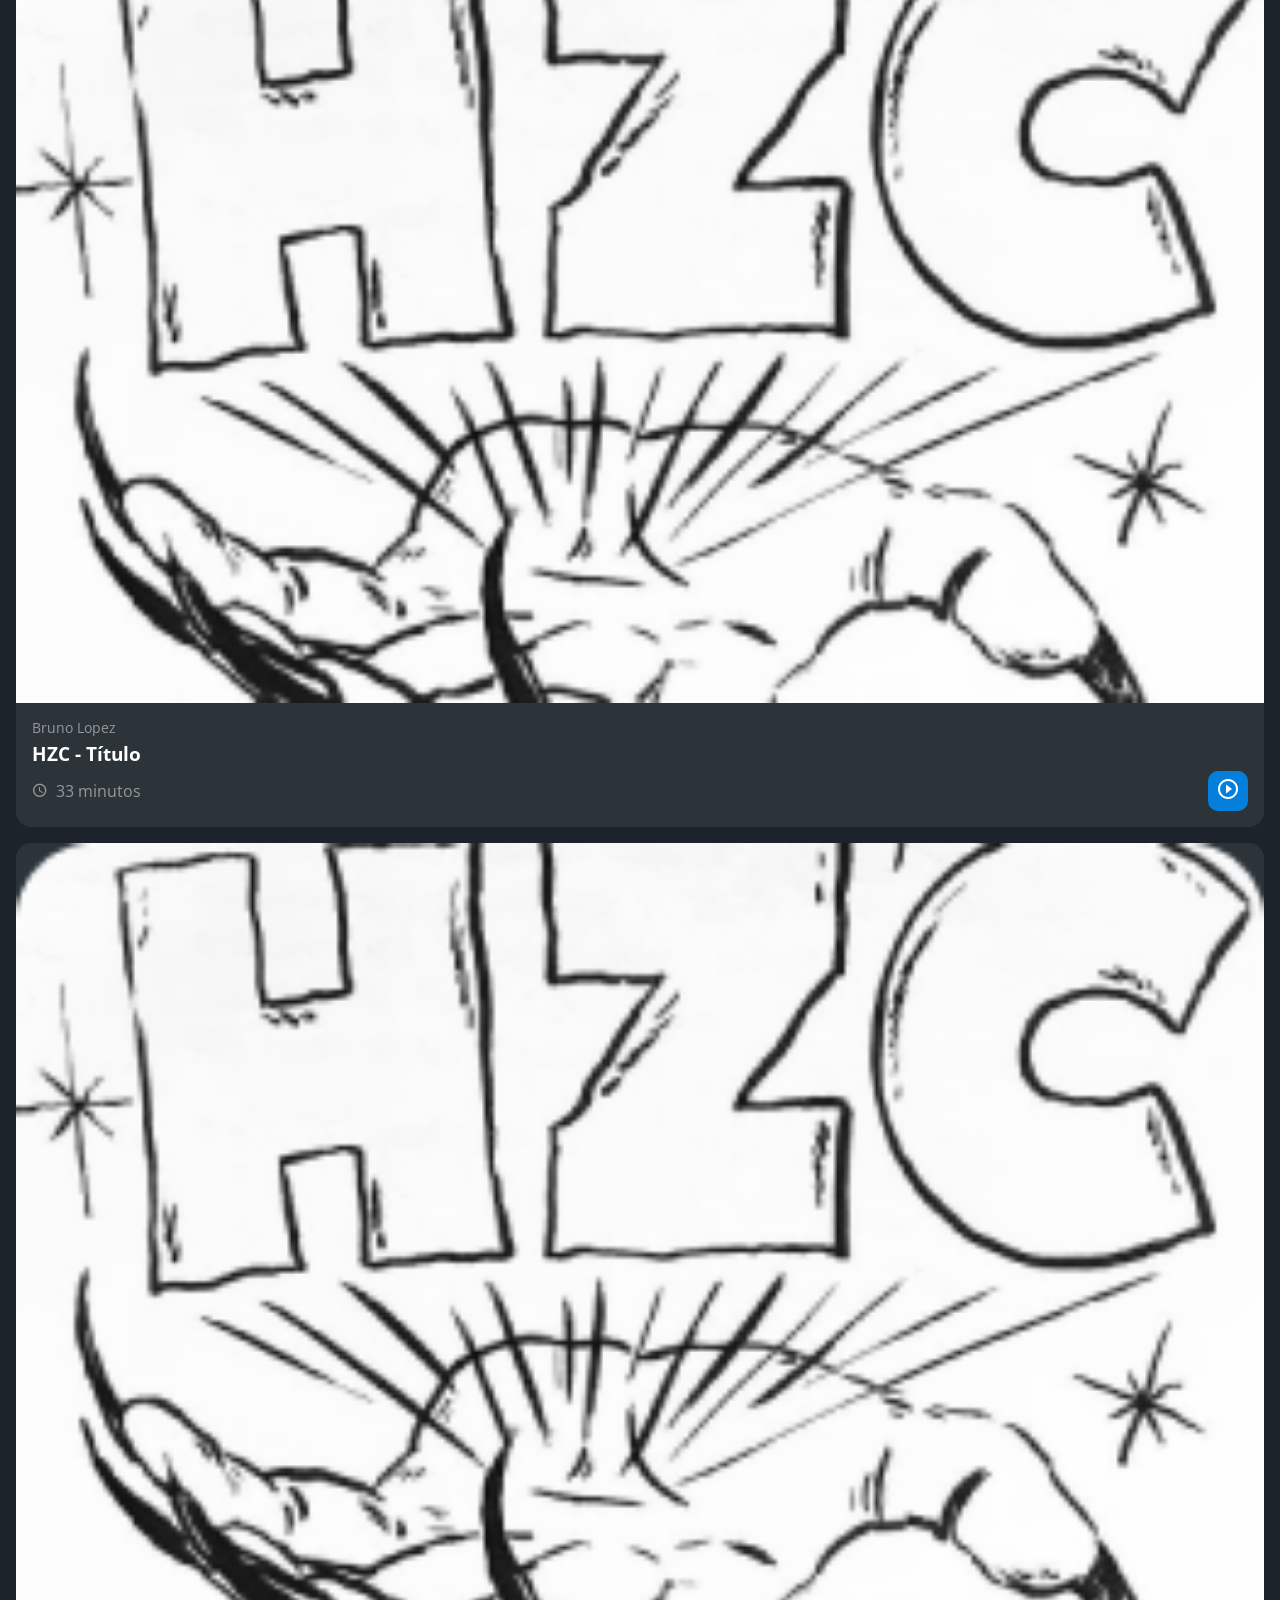
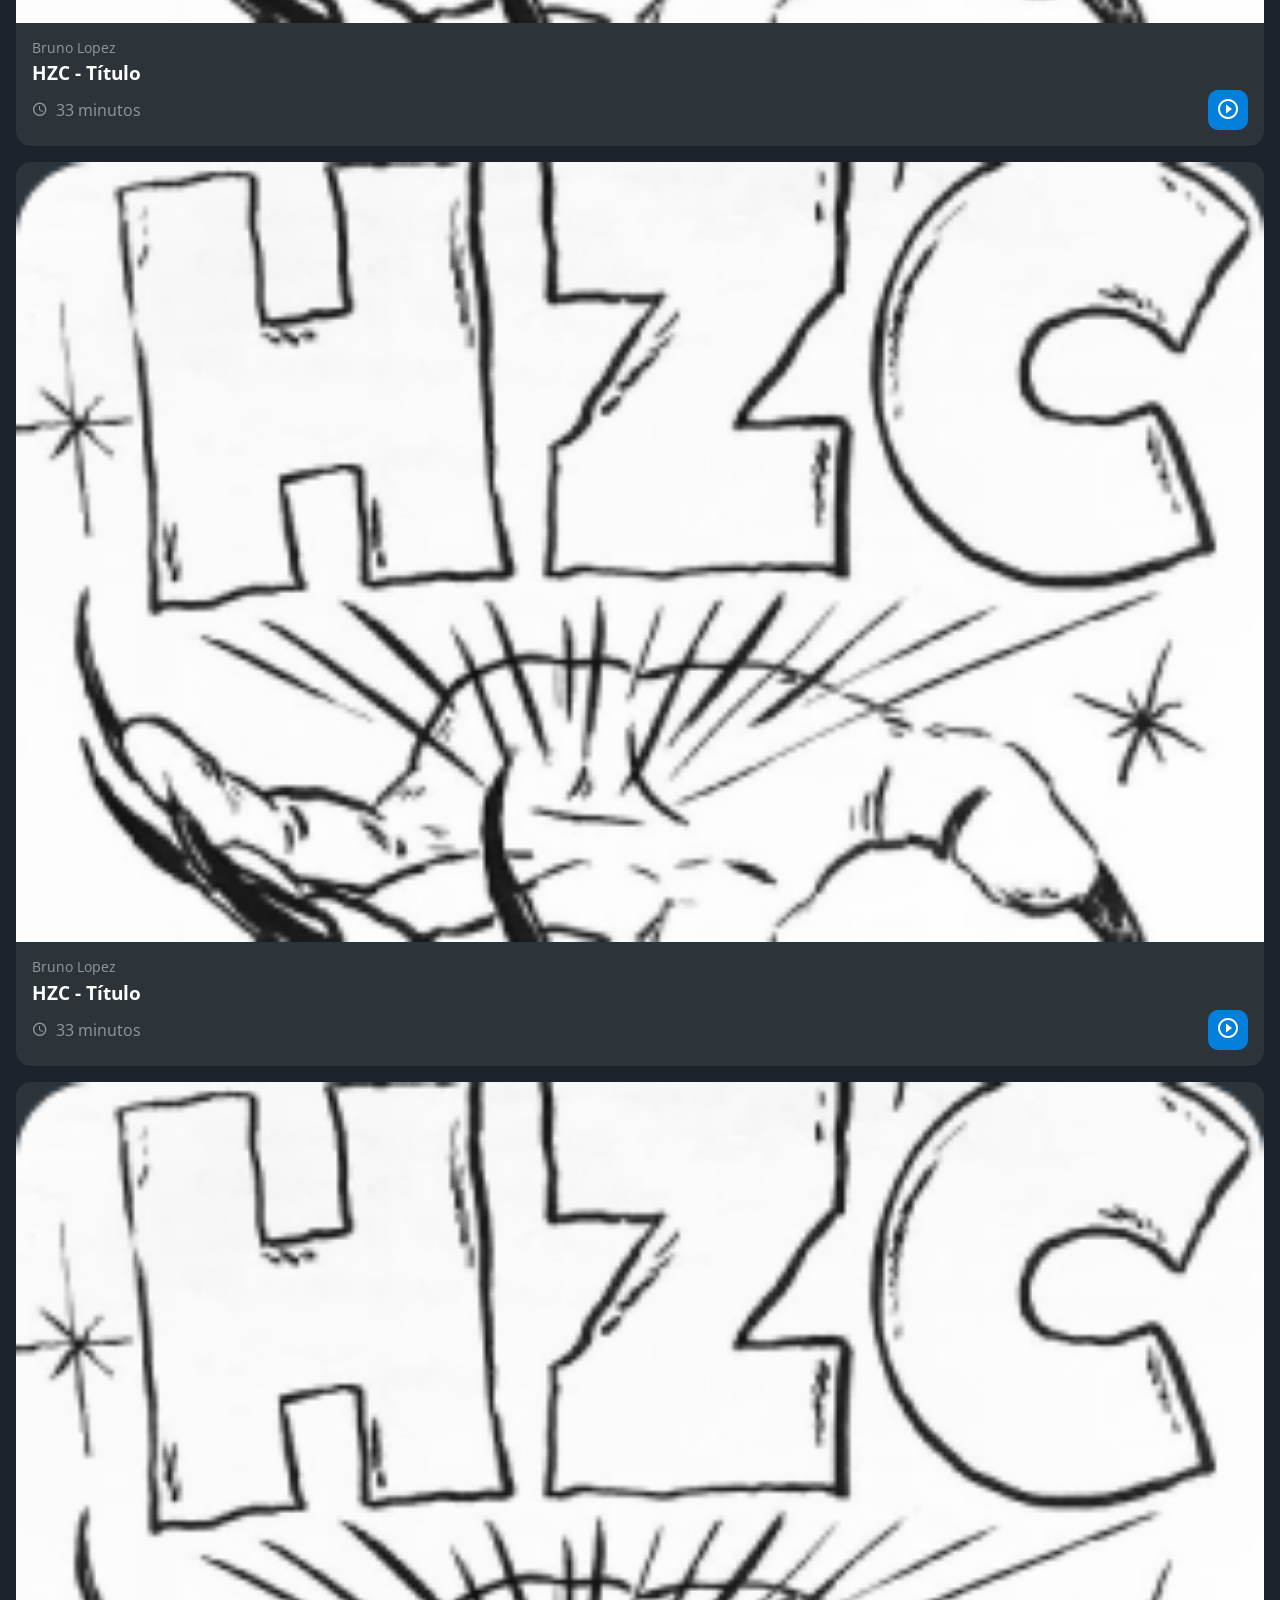
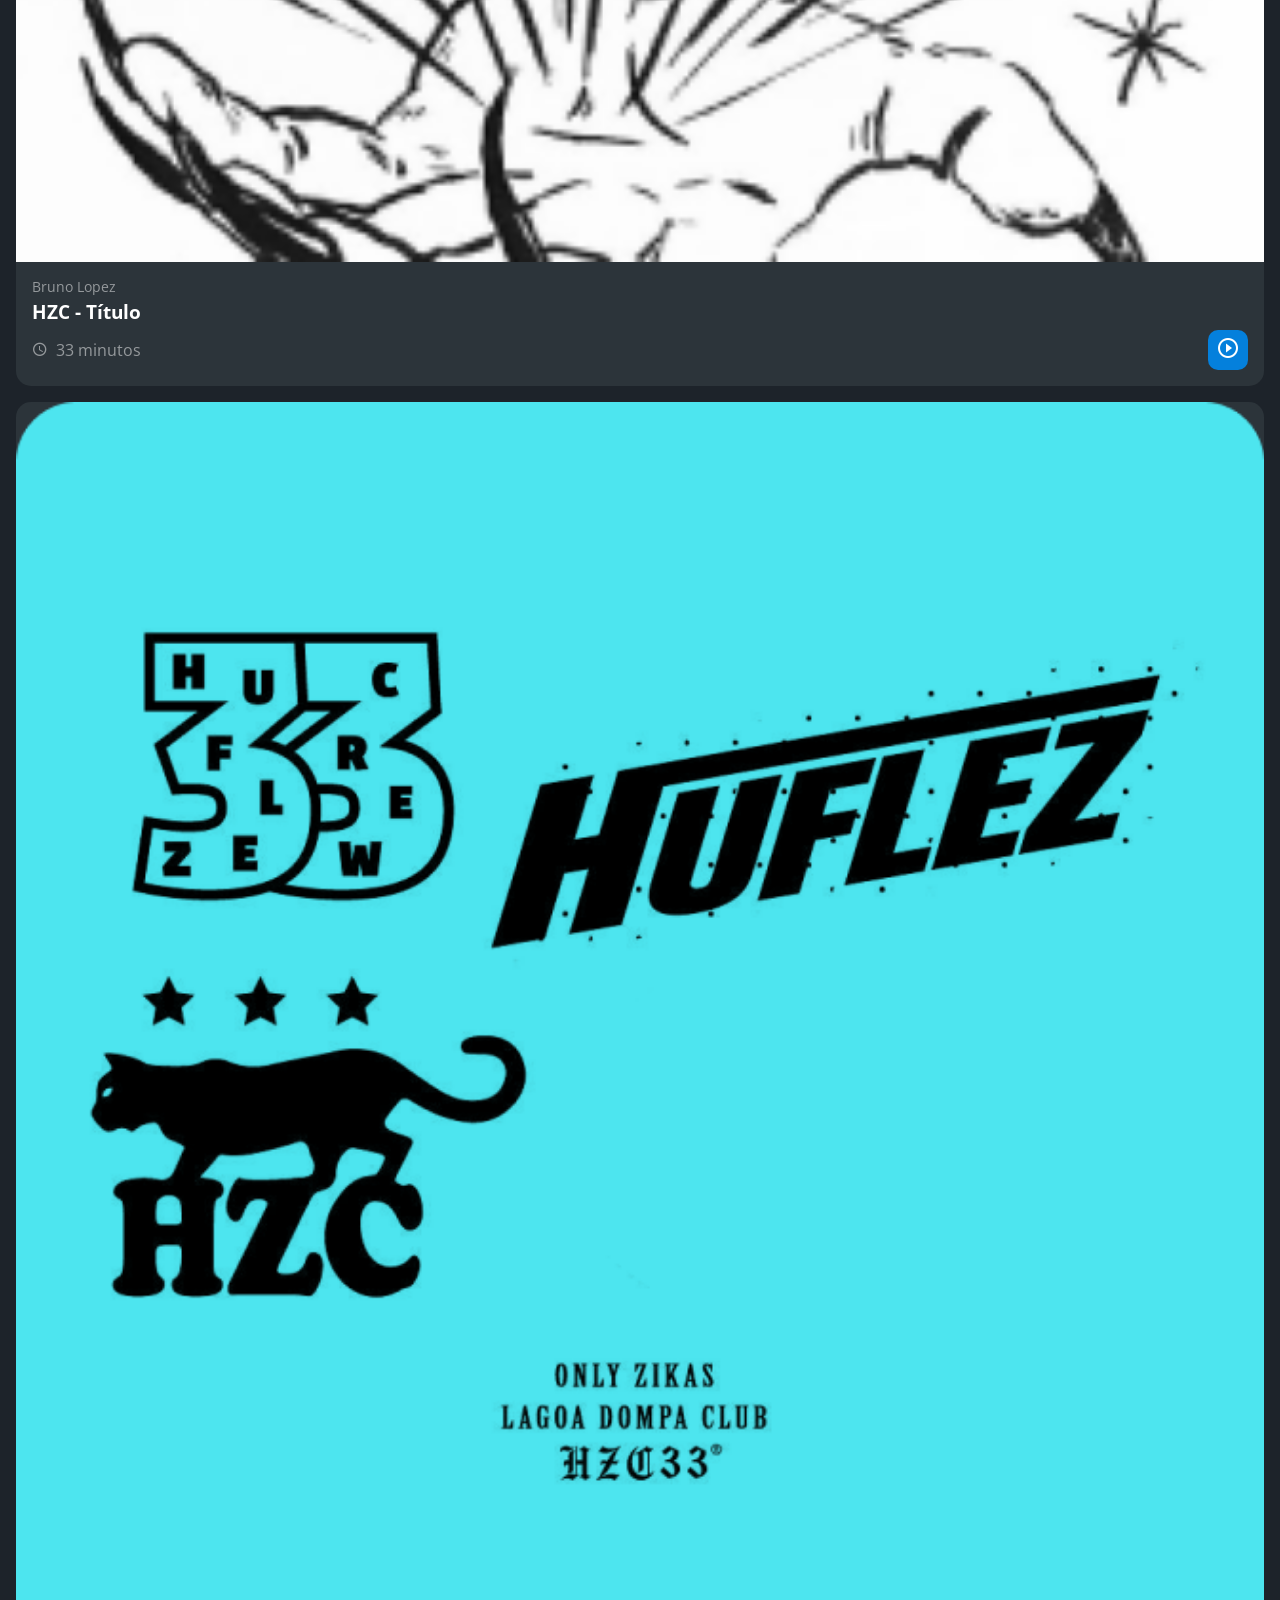
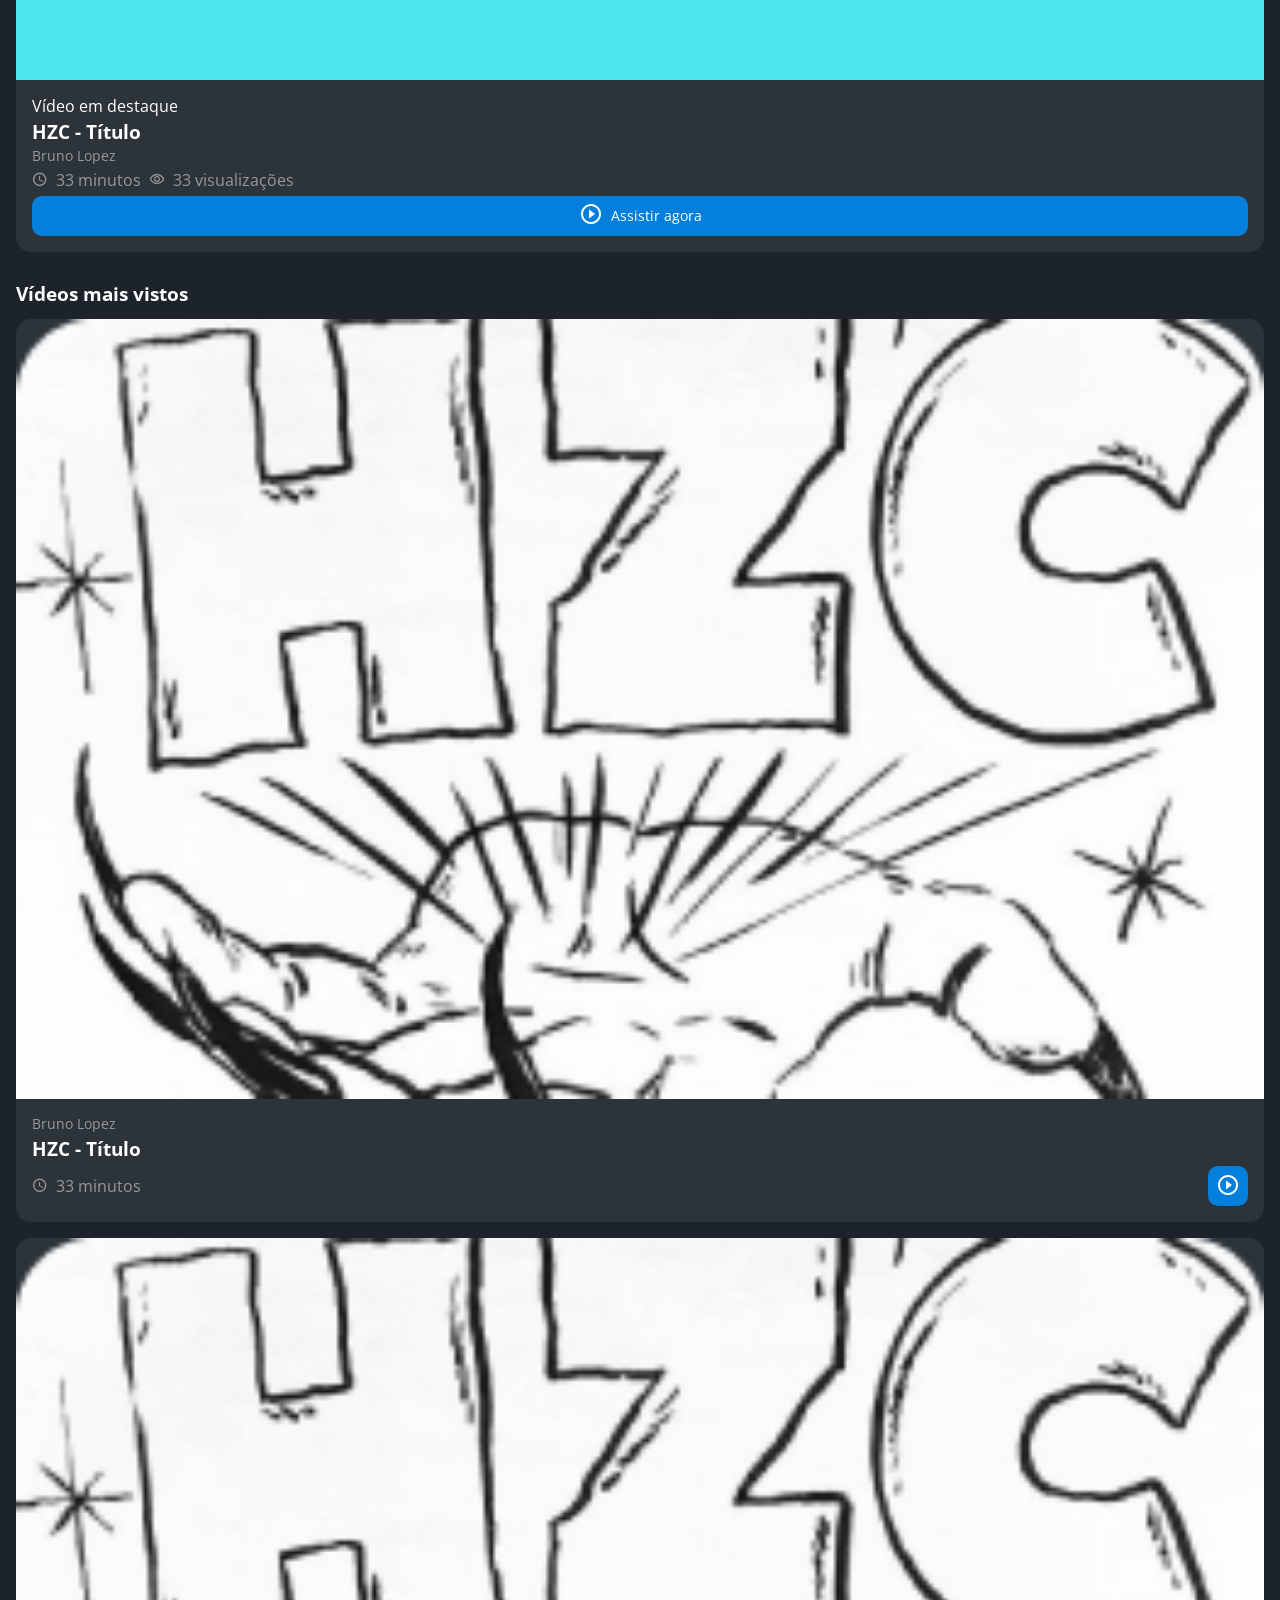
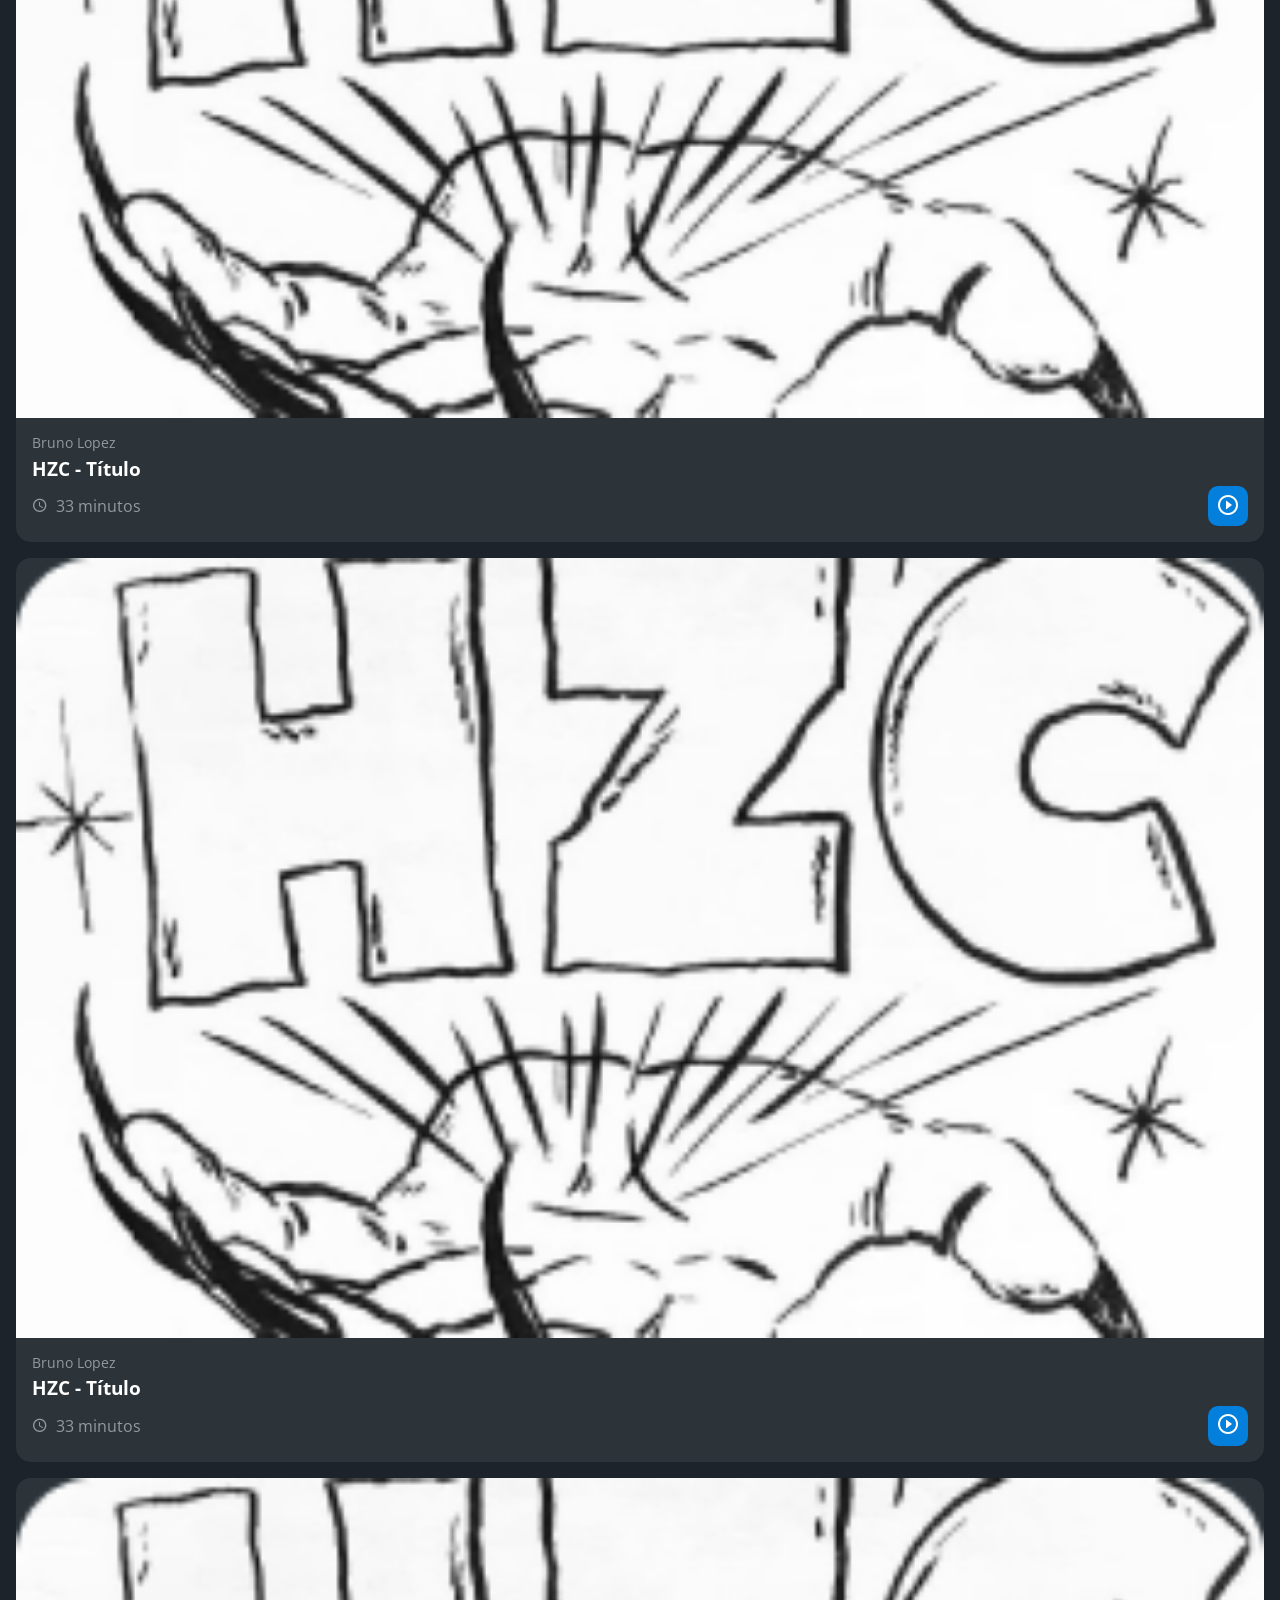
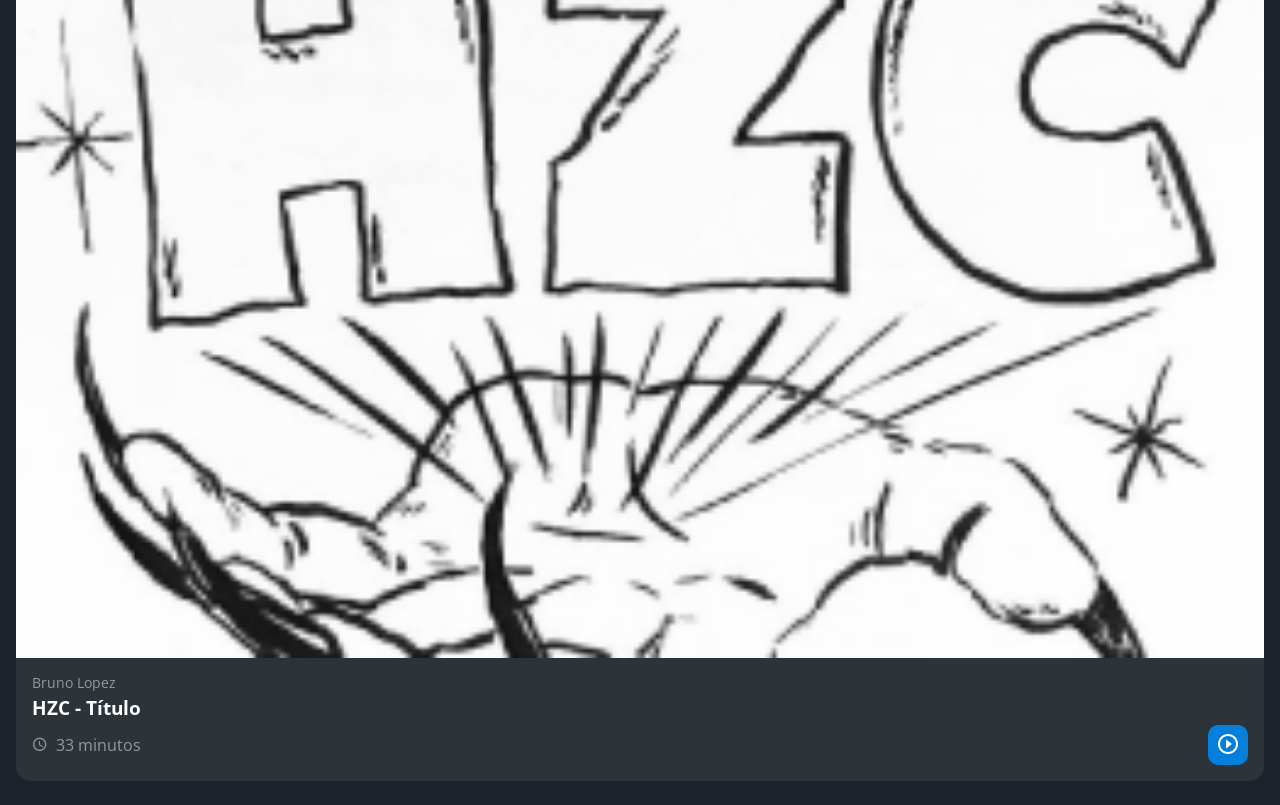
<file: SK8_da_Vila/index.html>
<!DOCTYPE html>
<html lang="pt-br">
<head>
    <meta charset="UTF-8">
    <meta http-equiv="X-UA-Compatible" content="IE=edge">
    <meta name="viewport" content="width=device-width, initial-scale=1.0">
    <title>HZC | Home</title>
    <link rel="preconnect" href="https://fonts.googleapis.com">
    <link rel="preconnect" href="https://fonts.gstatic.com" crossorigin>
    <link rel="stylesheet" href="https://fonts.googleapis.com/css2?family=Open+Sans:wght@400;600;700&display=swap">
    <link rel="stylesheet" href="assets/css/reset.css">
    <link rel="stylesheet" href="assets/css/estilos.css">
</head>
<body>
    <header class="cabecalho">
        <button class="cabecalho__menu" aria-label="Menu"><i></i></button>
        <img src="assets/img/logo.svg" alt="Logotipo da HZC" class="cabecalho__logo">
        <p class="cabecalho__perfil">Bruno Lopez</p>
        <button class="cabecalho__notificacao" aria-label="Notificação"><i></i></button>
    </header>
    <nav class="menu-lateral">
        <img src="assets/img/logo.svg" alt="Logotipo da HZC" class="menu-lateral__logo">
        <a href="#" class="menu-lateral__link menu-lateral__link--inicio menu-lateral__link--ativo">Início</a>
        <a href="#" class="menu-lateral__link menu-lateral__link--videos">Vídeos</a>
        <a href="#" class="menu-lateral__link menu-lateral__link--picos">Picos</a>
        <a href="#" class="menu-lateral__link menu-lateral__link--integrantes">Integrantes</a>
        <a href="#" class="menu-lateral__link menu-lateral__link--camisas">Camisas</a>
        <a href="#" class="menu-lateral__link menu-lateral__link--pinturas">Pinturas</a>
    </nav>
    <main class="principal">
        <h2 class="titulo-pagina">Início</h2>
        <article class="cartao cartao--destaque destaque-video">
            <img src="assets/img/banner-mobile_1.png" alt="Banner do cartao" class="cartao__imagem cartao__imagem--mobile">
            <img src="assets/img/banner_1.png" alt="Banner do cartao" class="cartao__imagem cartao__imagem--desktop">
            <div class="cartao__conteudo">
                <p class="cartao__destaque">Vídeo em destaque</p>
                <h3 class="cartao__titulo">HZC - Título</h3>
                <p class="cartao__perfil">Bruno Lopez</p>
                <p class="cartao__info cartao__info--tempo">33 minutos</p>
                <p class="cartao__info cartao__info--visualizacao">33 visualizações</p>
                <button class="cartao__botao cartao__botao--play cartao__botao--destaque">Assistir agora</button>
            </div>
        </article>
        <article class="cartao cartao--recentes videos-recentes">
            <h3 class="cartao__titulo">Vídeos recentes</h3>
            <a href="#" class="cartao__link">Ver todos</a>
            <ul class="cartao__lista">
                <li class="cartao__item">
                    <img src="assets/img/miniatura_1.png" alt="Thumbnail" class="cartao__item-thumbnail">
                    <h4 class="cartao__item-titulo">HZC - Love machine</h4>
                    <p class="cartao__item-perfil">Bruno Lopez</p>
                </li>
                <li class="cartao__item">
                    <img src="assets/img/miniatura_1.png" alt="Thumbnail" class="cartao__item-thumbnail">
                    <h4 class="cartao__item-titulo">HZC - Love machine</h4>
                    <p class="cartao__item-perfil">Bruno Lopez</p>
                </li>
                <li class="cartao__item">
                    <img src="assets/img/miniatura_1.png" alt="Thumbnail" class="cartao__item-thumbnail">
                    <h4 class="cartao__item-titulo">HZC - Love machine</h4>
                    <p class="cartao__item-perfil">Bruno Lopez</p>
                </li>
                <li class="cartao__item">
                    <img src="assets/img/miniatura_1.png" alt="Thumbnail" class="cartao__item-thumbnail">
                    <h4 class="cartao__item-titulo">HZC - Love machine</h4>
                    <p class="cartao__item-perfil">Bruno Lopez</p>
                </li>
                <li class="cartao__item">
                    <img src="assets/img/miniatura_1.png" alt="Thumbnail" class="cartao__item-thumbnail">
                    <h4 class="cartao__item-titulo">HZC - Love machine</h4>
                    <p class="cartao__item-perfil">Bruno Lopez</p>
                </li>
            </ul>
        </article>
        <section class="secao secao-videos">
            <h3 class="titulo-secao">Vídeos mais vistos</h3>
            <article class="cartao">
                <img src="assets/img/video_1.png" alt="Vídeo" class="cartao__imagem">
                <div class="cartao__conteudo">
                    <p class="cartao__perfil">Bruno Lopez</p>
                    <h3 class="cartao__titulo">HZC - Título</h3>
                    <p class="cartao__info cartao__info--tempo">33 minutos</p>
                    <button class="cartao__botao cartao__botao--play" aria-label="Assistir agora"></button>
                </div>
            </article>
            <article class="cartao">
                <img src="assets/img/video_1.png" alt="Vídeo" class="cartao__imagem">
                <div class="cartao__conteudo">
                    <p class="cartao__perfil">Bruno Lopez</p>
                    <h3 class="cartao__titulo">HZC - Título</h3>
                    <p class="cartao__info cartao__info--tempo">33 minutos</p>
                    <button class="cartao__botao cartao__botao--play" aria-label="Assistir agora"></button>
                </div>
            </article>
            <article class="cartao">
                <img src="assets/img/video_1.png" alt="Vídeo" class="cartao__imagem">
                <div class="cartao__conteudo">
                    <p class="cartao__perfil">Bruno Lopez</p>
                    <h3 class="cartao__titulo">HZC - Título</h3>
                    <p class="cartao__info cartao__info--tempo">33 minutos</p>
                    <button class="cartao__botao cartao__botao--play" aria-label="Assistir agora"></button>
                </div>
            </article>
            <article class="cartao">
                <img src="assets/img/video_1.png" alt="Vídeo" class="cartao__imagem">
                <div class="cartao__conteudo">
                    <p class="cartao__perfil">Bruno Lopez</p>
                    <h3 class="cartao__titulo">HZC - Título</h3>
                    <p class="cartao__info cartao__info--tempo">33 minutos</p>
                    <button class="cartao__botao cartao__botao--play" aria-label="Assistir agora"></button>
                </div>
            </article>
        </section>
        <article class="cartao cartao--recentes produtos-recentes">
            <h3 class="cartao__titulo">Vídeos recentes</h3>
            <a href="#" class="cartao__link">Ver todos</a>
            <ul class="cartao__lista">
                <li class="cartao__item">
                    <img src="assets/img/miniatura_1.png" alt="Thumbnail" class="cartao__item-thumbnail">
                    <h4 class="cartao__item-titulo">HZC - Love machine</h4>
                    <p class="cartao__item-perfil">Bruno Lopez</p>
                </li>
                <li class="cartao__item">
                    <img src="assets/img/miniatura_1.png" alt="Thumbnail" class="cartao__item-thumbnail">
                    <h4 class="cartao__item-titulo">HZC - Love machine</h4>
                    <p class="cartao__item-perfil">Bruno Lopez</p>
                </li>
                <li class="cartao__item">
                    <img src="assets/img/miniatura_1.png" alt="Thumbnail" class="cartao__item-thumbnail">
                    <h4 class="cartao__item-titulo">HZC - Love machine</h4>
                    <p class="cartao__item-perfil">Bruno Lopez</p>
                </li>
                <li class="cartao__item">
                    <img src="assets/img/miniatura_1.png" alt="Thumbnail" class="cartao__item-thumbnail">
                    <h4 class="cartao__item-titulo">HZC - Love machine</h4>
                    <p class="cartao__item-perfil">Bruno Lopez</p>
                </li>
                <li class="cartao__item">
                    <img src="assets/img/miniatura_1.png" alt="Thumbnail" class="cartao__item-thumbnail">
                    <h4 class="cartao__item-titulo">HZC - Love machine</h4>
                    <p class="cartao__item-perfil">Bruno Lopez</p>
                </li>
            </ul>
        </article>
        <article class="cartao cartao--destaque destaque-produtos">
            <img src="assets/img/banner-mobile_2.png" alt="Banner do cartao" class="cartao__imagem cartao__imagem--mobile">
            <img src="assets/img/banner_2.png" alt="Banner do cartao" class="cartao__imagem cartao__imagem--desktop">
            <div class="cartao__conteudo">
                <p class="cartao__destaque">Vídeo em destaque</p>
                <h3 class="cartao__titulo">HZC - Título</h3>
                <p class="cartao__perfil">Bruno Lopez</p>
                <p class="cartao__info cartao__info--tempo">33 minutos</p>
                <p class="cartao__info cartao__info--visualizacao">33 visualizações</p>
                <button class="cartao__botao cartao__botao--play cartao__botao--destaque">Assistir agora</button>
            </div>
        </article>
        <section class="secao secao-produtos">
            <h3 class="titulo-secao">Vídeos mais vistos</h3>
            <article class="cartao">
                <img src="assets/img/video_1.png" alt="Vídeo" class="cartao__imagem">
                <div class="cartao__conteudo">
                    <p class="cartao__perfil">Bruno Lopez</p>
                    <h3 class="cartao__titulo">HZC - Título</h3>
                    <p class="cartao__info cartao__info--tempo">33 minutos</p>
                    <button class="cartao__botao cartao__botao--play" aria-label="Assistir agora"></button>
                </div>
            </article>
            <article class="cartao">
                <img src="assets/img/video_1.png" alt="Vídeo" class="cartao__imagem">
                <div class="cartao__conteudo">
                    <p class="cartao__perfil">Bruno Lopez</p>
                    <h3 class="cartao__titulo">HZC - Título</h3>
                    <p class="cartao__info cartao__info--tempo">33 minutos</p>
                    <button class="cartao__botao cartao__botao--play" aria-label="Assistir agora"></button>
                </div>
            </article>
            <article class="cartao">
                <img src="assets/img/video_1.png" alt="Vídeo" class="cartao__imagem">
                <div class="cartao__conteudo">
                    <p class="cartao__perfil">Bruno Lopez</p>
                    <h3 class="cartao__titulo">HZC - Título</h3>
                    <p class="cartao__info cartao__info--tempo">33 minutos</p>
                    <button class="cartao__botao cartao__botao--play" aria-label="Assistir agora"></button>
                </div>
            </article>
            <article class="cartao">
                <img src="assets/img/video_1.png" alt="Vídeo" class="cartao__imagem">
                <div class="cartao__conteudo">
                    <p class="cartao__perfil">Bruno Lopez</p>
                    <h3 class="cartao__titulo">HZC - Título</h3>
                    <p class="cartao__info cartao__info--tempo">33 minutos</p>
                    <button class="cartao__botao cartao__botao--play" aria-label="Assistir agora"></button>
                </div>
            </article>
        </section>
    </main>
    <script src="index.js"></script>
</body>
</html>
</file>
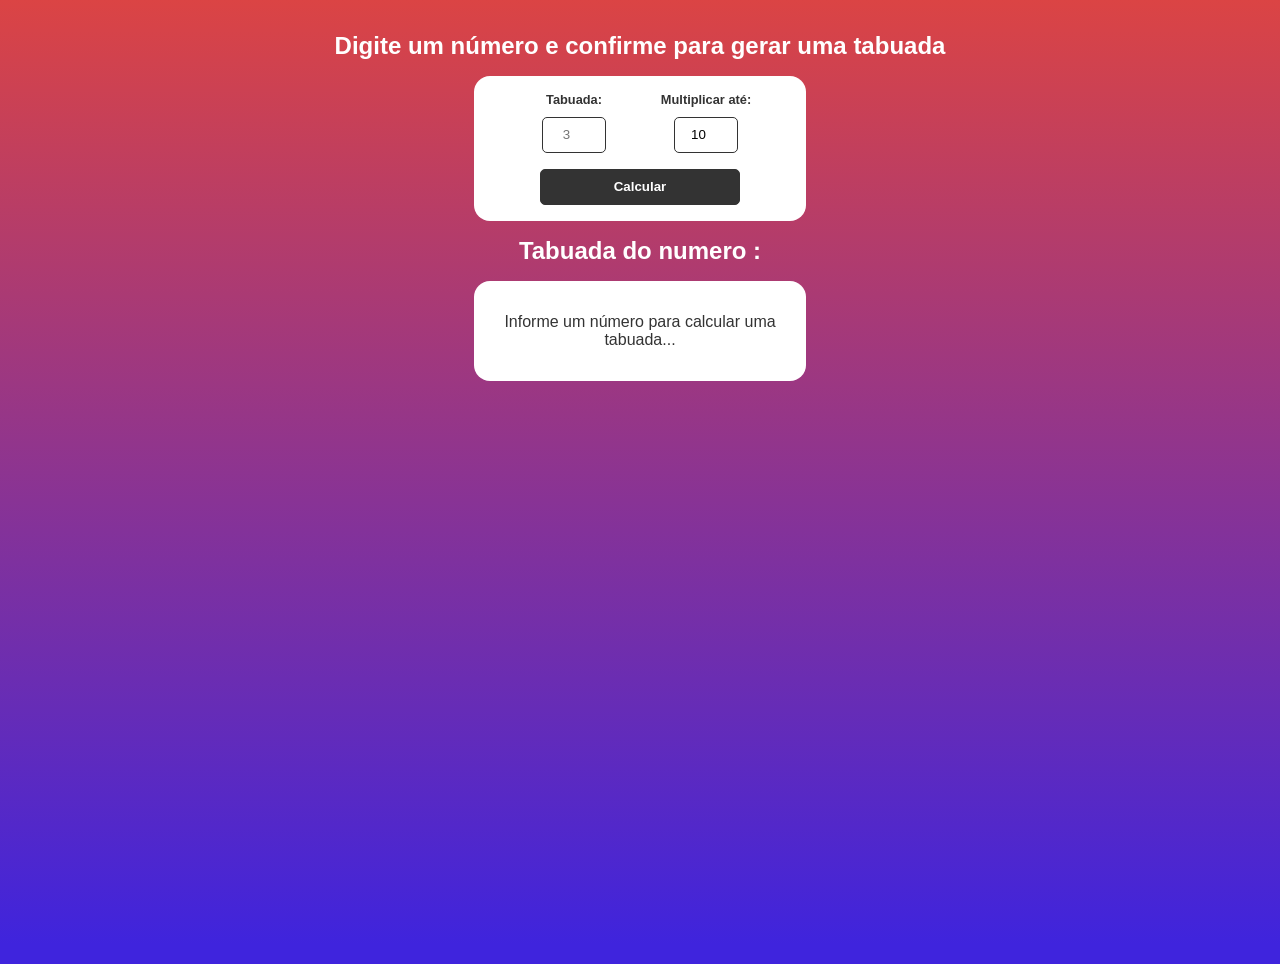
<file: Tabuada/index.html>
<!DOCTYPE html>
<html lang="en">
<head>
    <meta charset="UTF-8">
    <meta name="viewport" content="width=device-width, initial-scale=1.0">
    <link rel="stylesheet" href="css/style.css">
    <script src="script.js" defer></script>
    <title>Tabuada JS</title>
</head>
<body>
    <h2>Digite um número e confirme para gerar uma tabuada</h2>
    <form id="multiplication-form">
        <div class="form-control">
            <label for="number">Tabuada:</label>
            <input type="number" name="number" id="number" placeholder="3">
        </div>
        <div class="form-control">
            <label for="multiplicator">Multiplicar até:</label>
            <input type="number" name="multiplicator" id="multiplicator" value="10">
        </div>

        <input type="submit" value="Calcular">
    </form>

    <div id="multiplication-table">
        <h2 id="multiplication-title">Tabuada do numero <span></span>:</h2>
        <div id="multiplation-operations">
            <p>Informe um número para calcular uma tabuada...</p>
        </div>
    </div>

</body>
</html>
</file>
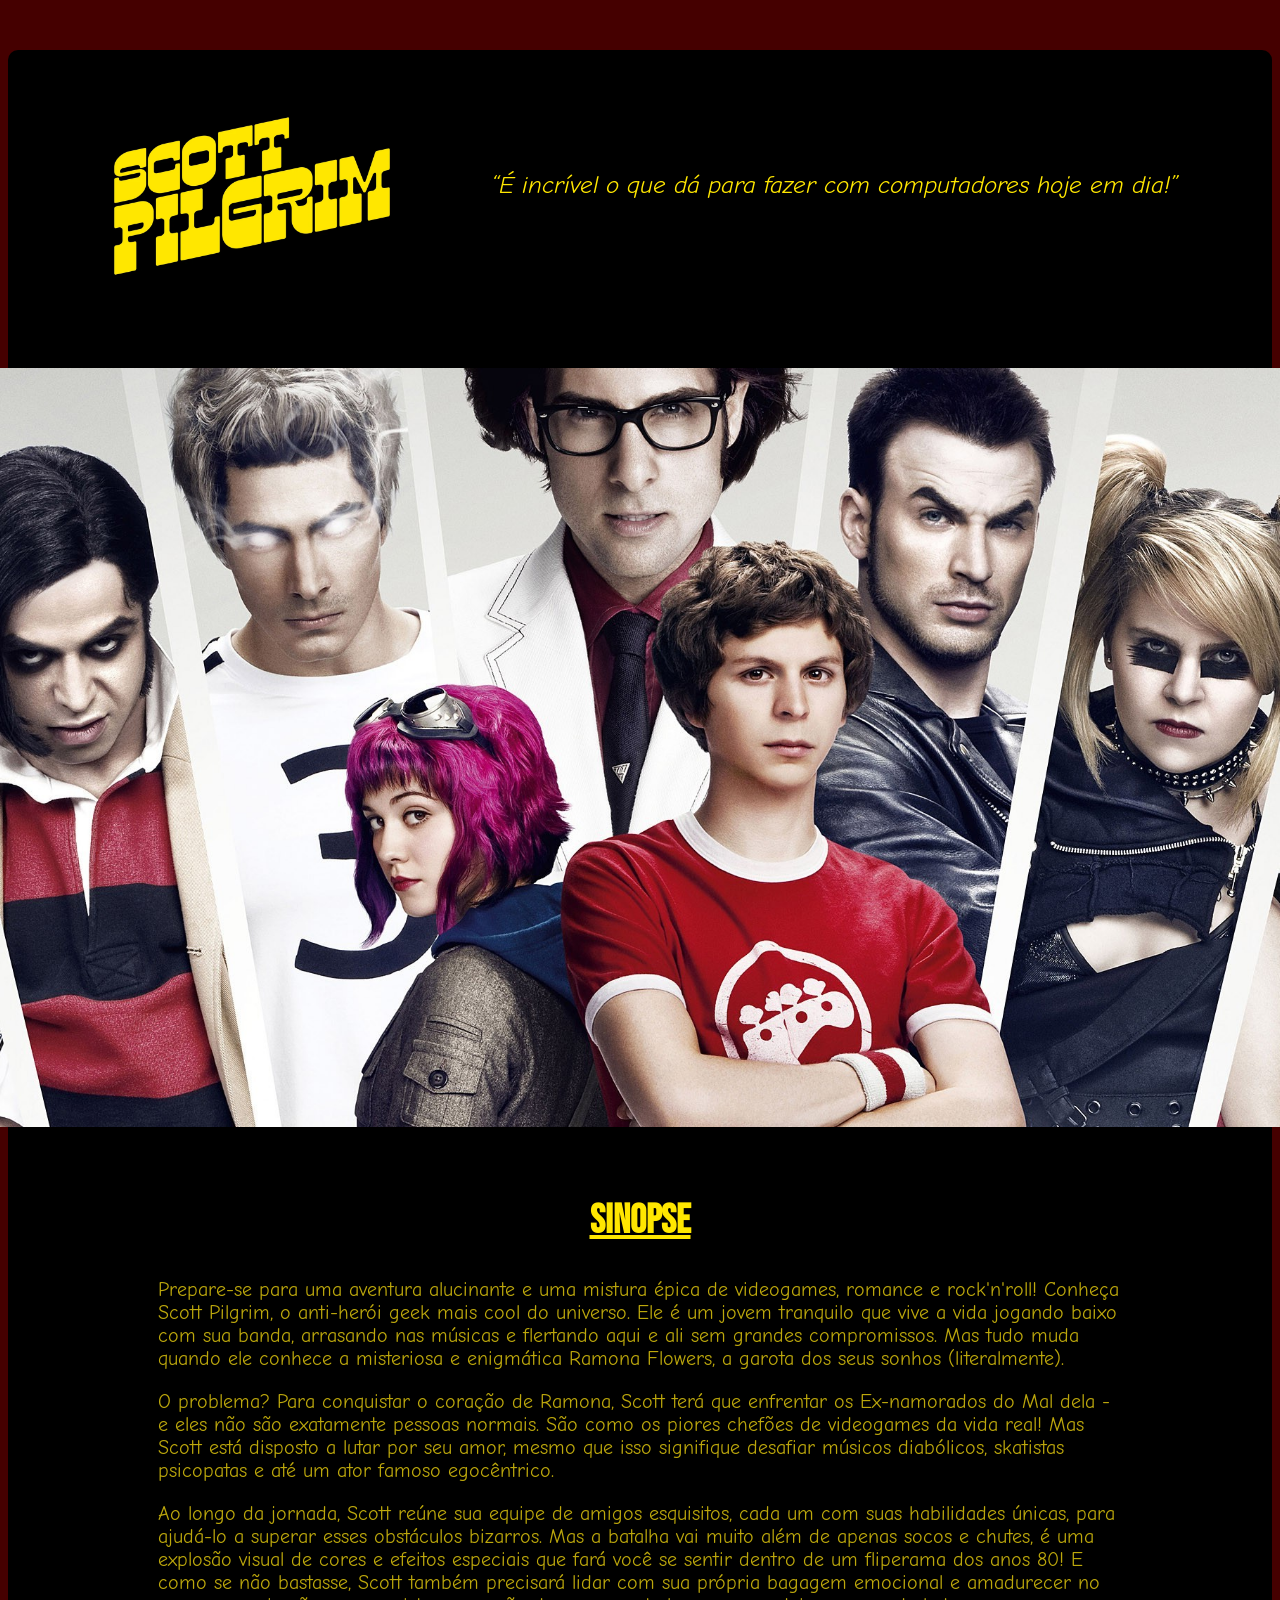
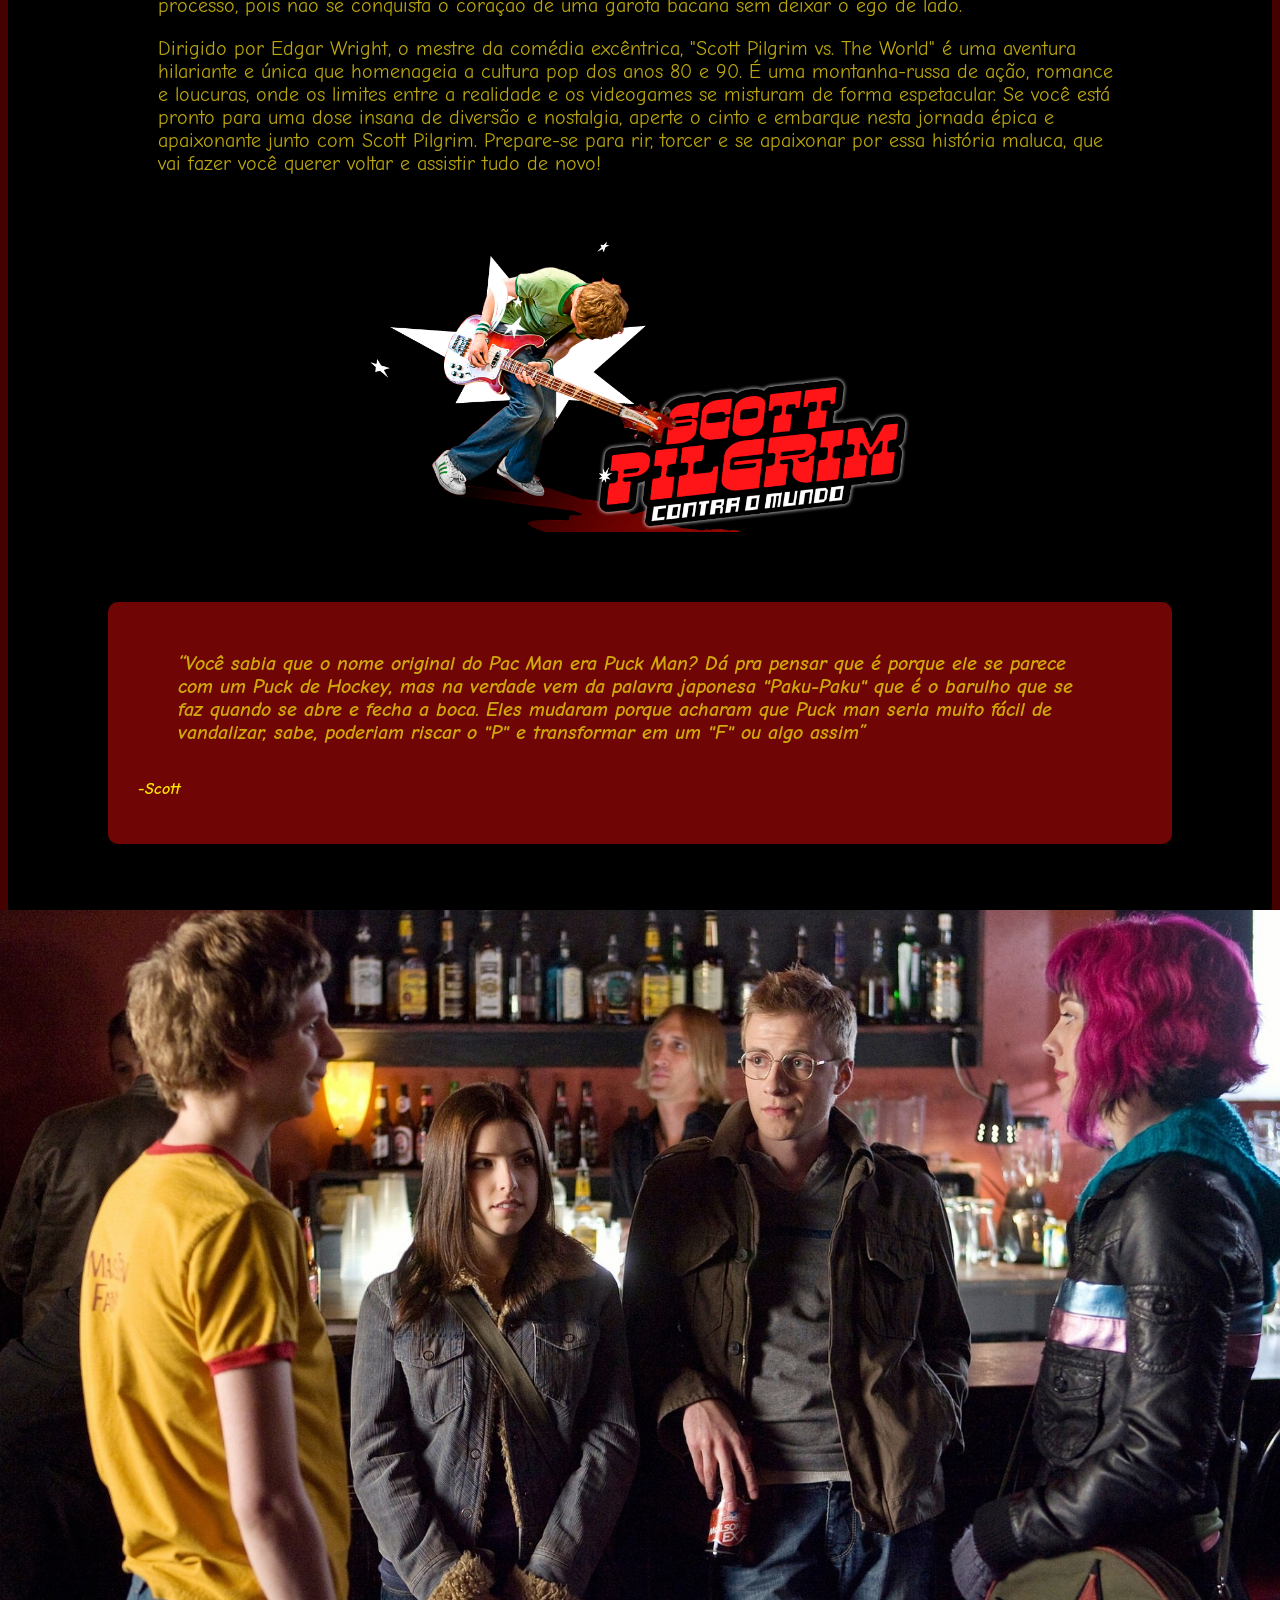
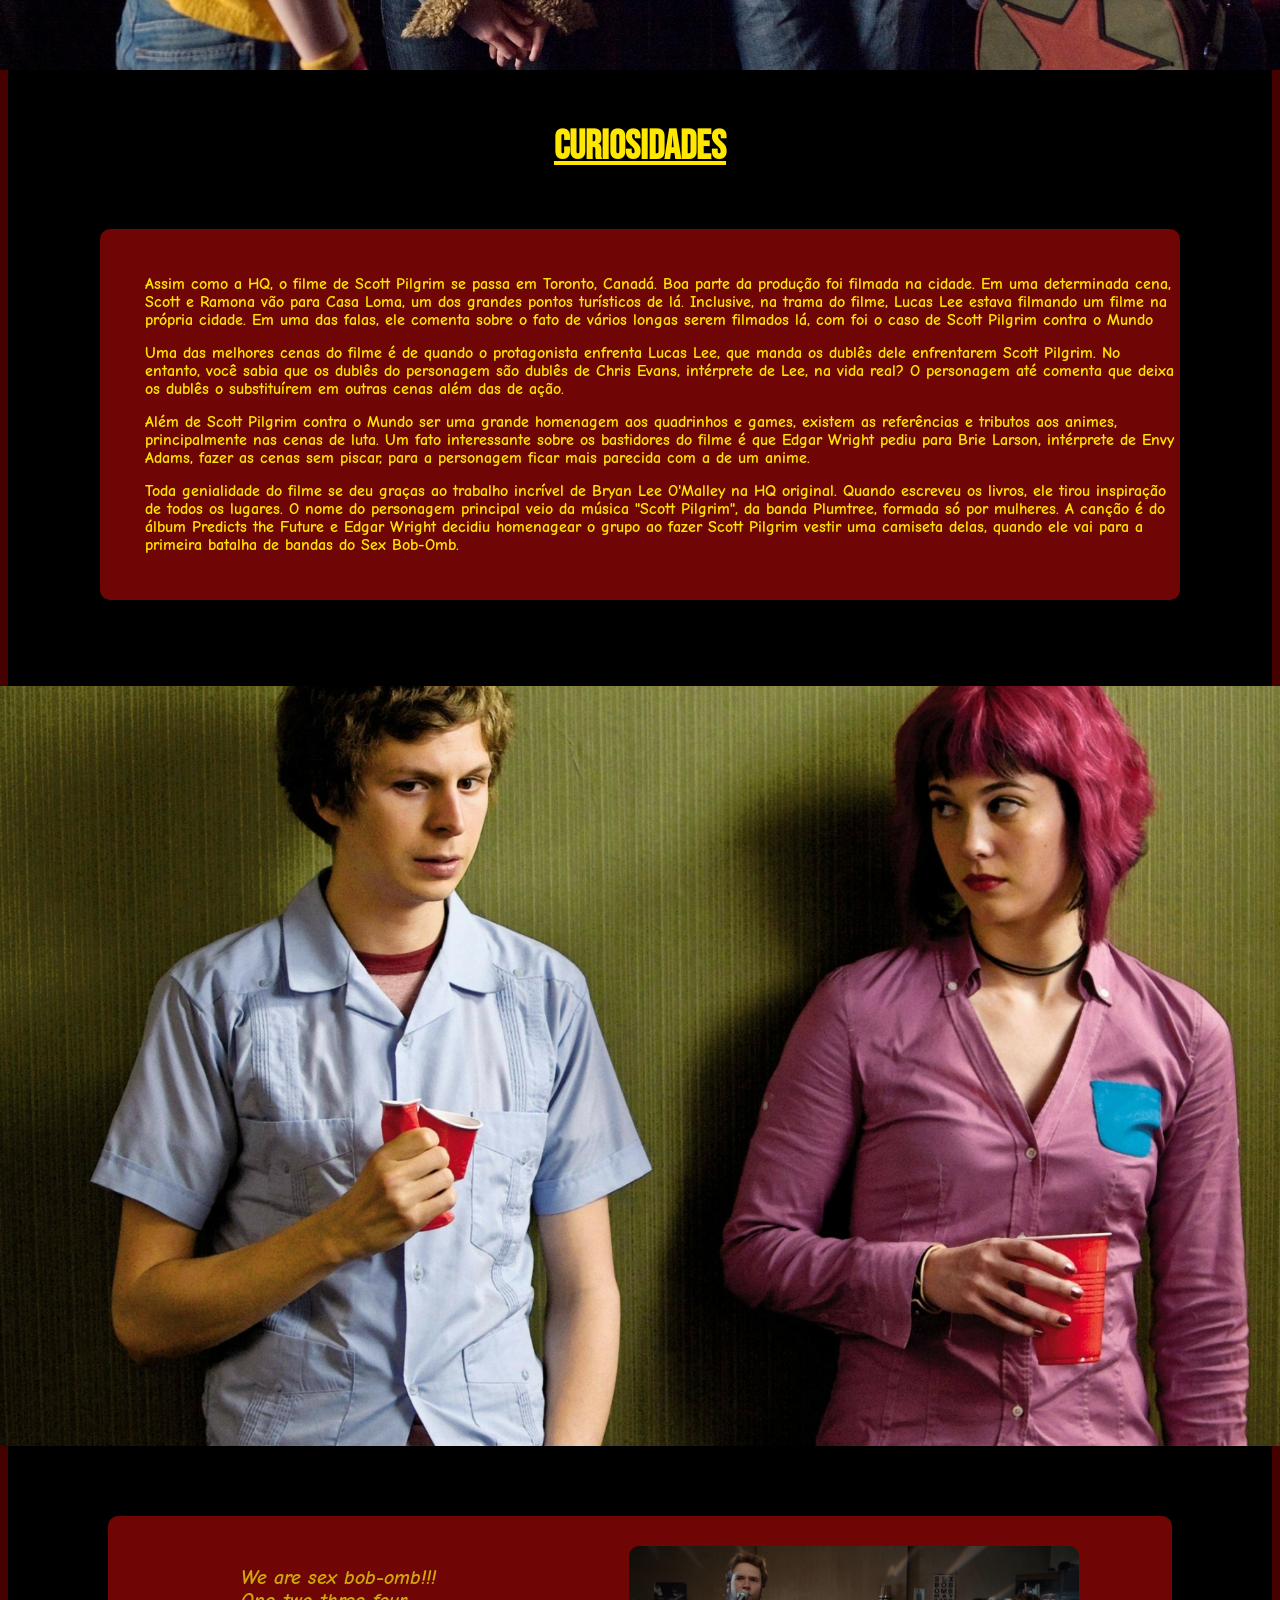
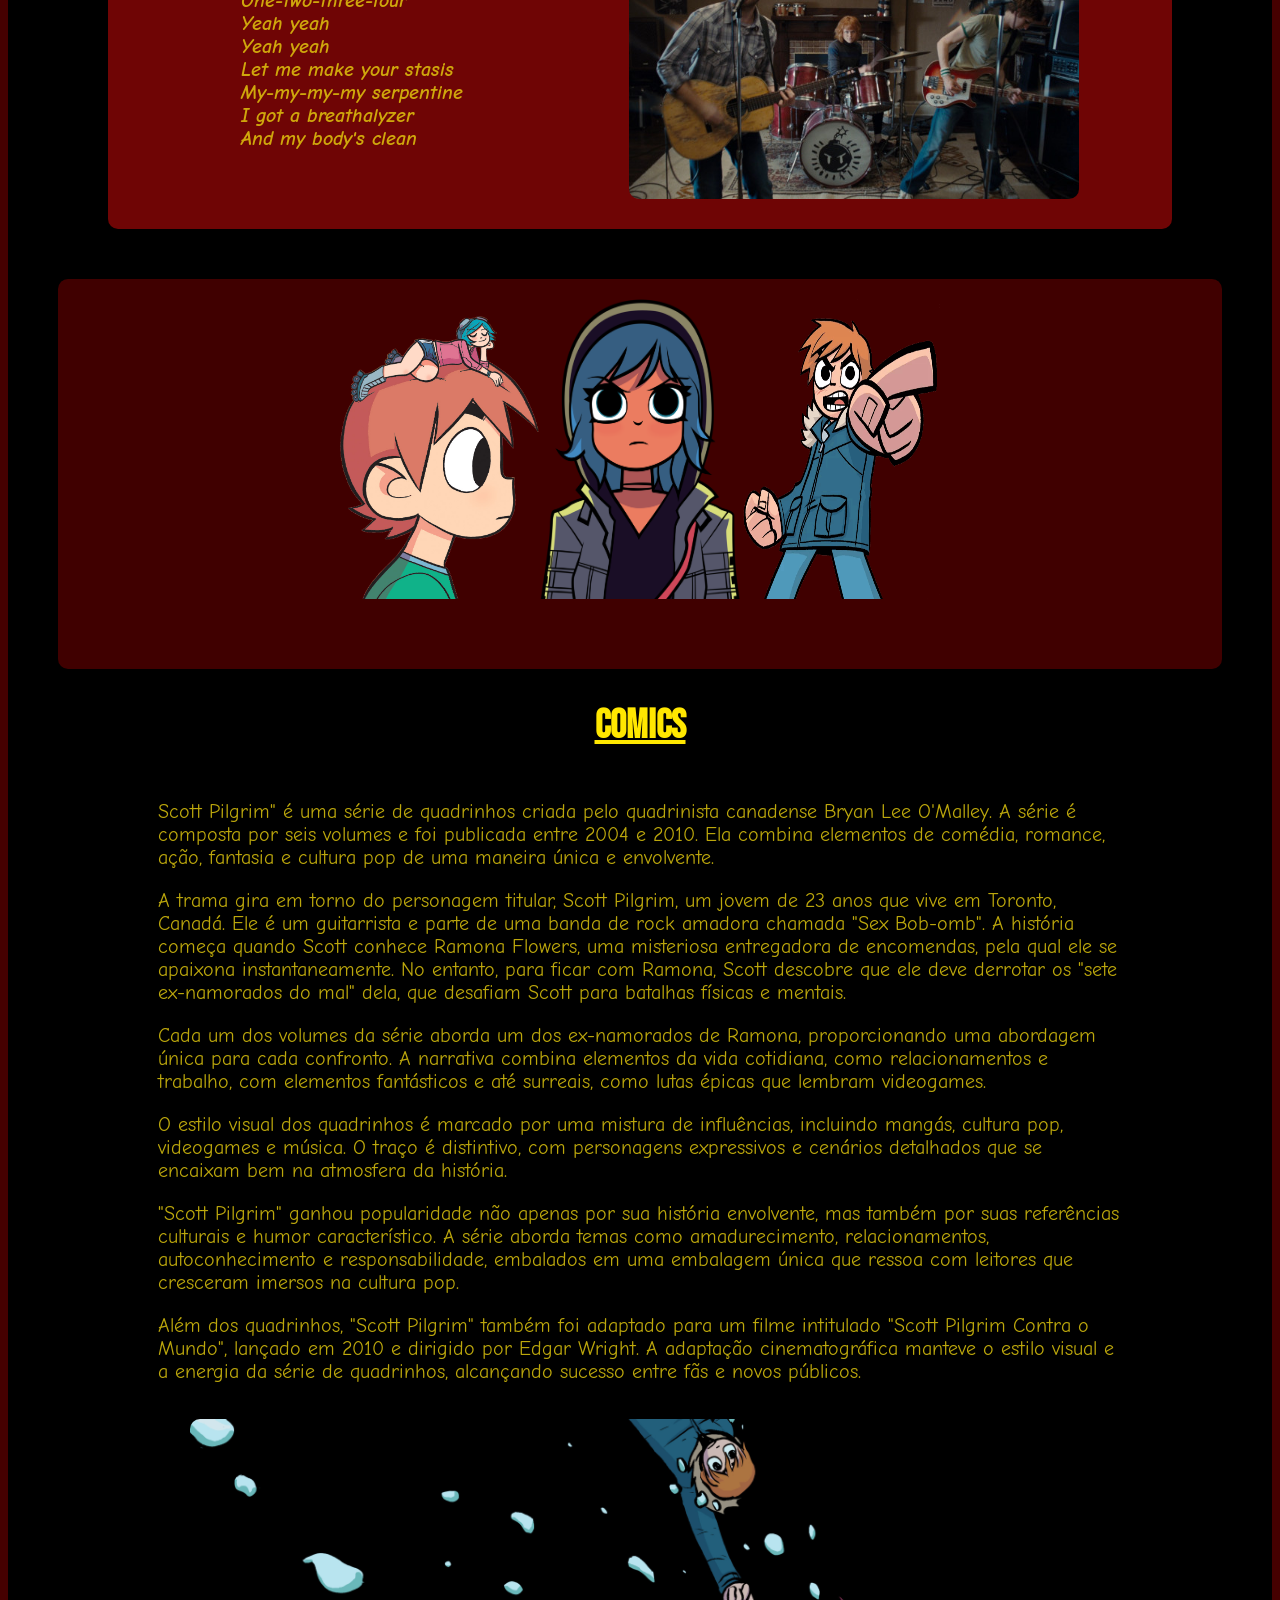
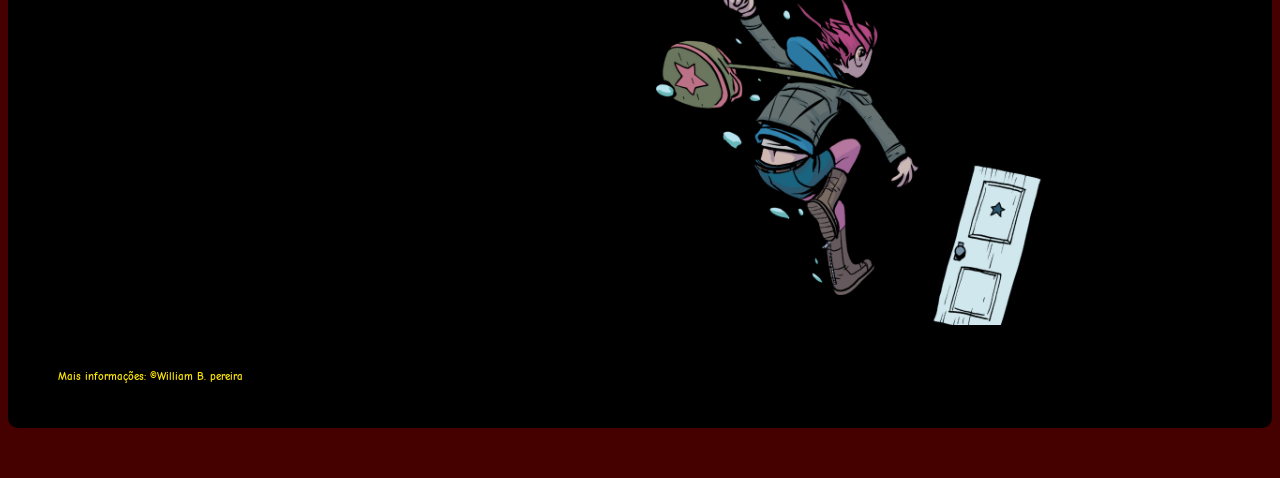
<file: Tributo Scott Pilgrim/index.html>
<!DOCTYPE html>
<html lang="pt-BR">
  <head>
    <meta charset="UTF-8" />
    <meta http-equiv="X-UA-Compatible" content="IE=edge" />
    <meta name="viewport" content="width=device-width, initial-scale=1.0" />
    <title>Página de Tributo: Scott Pilgrim</title>
    <link rel="stylesheet" href="css/style.css" />
  </head>

  <body>
    <div class="container">
      <!-- Cabeçalho -->
      <div class="header">
        <img src="img/logo2.webp" alt="Logo do filme" />
        <p class="main-paragraph">
          “É incrível o que dá para fazer com computadores hoje em dia!”
        </p>
      </div>
      <!-- Imagem de destaque -->
      <div class="featured-image">
        <figure>
          <img src="img/644984.jpg" alt="A banda The Offspring" />
        </figure>
      </div>

      <!-- Biografia -->
      <div class="biography-container">
        <h2>sinopse</h2>

        <p>
          Prepare-se para uma aventura alucinante e uma mistura épica de
          videogames, romance e rock'n'roll! Conheça Scott Pilgrim, o anti-herói
          geek mais cool do universo. Ele é um jovem tranquilo que vive a vida
          jogando baixo com sua banda, arrasando nas músicas e flertando aqui e
          ali sem grandes compromissos. Mas tudo muda quando ele conhece a
          misteriosa e enigmática Ramona Flowers, a garota dos seus sonhos
          (literalmente).
        </p>

        <p>
          O problema? Para conquistar o coração de Ramona, Scott terá que
          enfrentar os Ex-namorados do Mal dela - e eles não são exatamente
          pessoas normais. São como os piores chefões de videogames da vida
          real! Mas Scott está disposto a lutar por seu amor, mesmo que isso
          signifique desafiar músicos diabólicos, skatistas psicopatas e até um
          ator famoso egocêntrico.
        </p>

        <p>
          Ao longo da jornada, Scott reúne sua equipe de amigos esquisitos, cada
          um com suas habilidades únicas, para ajudá-lo a superar esses
          obstáculos bizarros. Mas a batalha vai muito além de apenas socos e
          chutes, é uma explosão visual de cores e efeitos especiais que fará
          você se sentir dentro de um fliperama dos anos 80! E como se não
          bastasse, Scott também precisará lidar com sua própria bagagem
          emocional e amadurecer no processo, pois não se conquista o coração de
          uma garota bacana sem deixar o ego de lado.
        </p>

        <p>
          Dirigido por Edgar Wright, o mestre da comédia excêntrica, "Scott
          Pilgrim vs. The World" é uma aventura hilariante e única que
          homenageia a cultura pop dos anos 80 e 90. É uma montanha-russa de
          ação, romance e loucuras, onde os limites entre a realidade e os
          videogames se misturam de forma espetacular. Se você está pronto para
          uma dose insana de diversão e nostalgia, aperte o cinto e embarque
          nesta jornada épica e apaixonante junto com Scott Pilgrim. Prepare-se
          para rir, torcer e se apaixonar por essa história maluca, que vai
          fazer você querer voltar e assistir tudo de novo!
        </p>
      </div>

      <div class="img-interval">
        <figure>
          <img src="img/foto4.png" alt="" />
        </figure>
      </div>

      <!-- Container de citação -->
      <div class="quotes">
        <div class="quotes-container">
          <blockquote>
            “Você sabia que o nome original do Pac Man era Puck Man? Dá pra
            pensar que é porque ele se parece com um Puck de Hockey, mas na
            verdade vem da palavra japonesa "Paku-Paku" que é o barulho que se
            faz quando se abre e fecha a boca. Eles mudaram porque acharam que
            Puck man seria muito fácil de vandalizar, sabe, poderiam riscar o
            "P" e transformar em um "F" ou algo assim”
          </blockquote>
          <p>-Scott</p>
        </div>
      </div>

      <div class="img-bold">
        <figure>
          <img src="img/imagem2.jpg" alt="" />
        </figure>
      </div>

      <!-- Curiosidades -->

      <h2 id="curiosity-title">curiosidades</h2>

      <div class="curiosity">
        <div class="curiosities-container">
          <ul>
            <li>
              Assim como a HQ, o filme de Scott Pilgrim se passa em Toronto,
              Canadá. Boa parte da produção foi filmada na cidade. Em uma
              determinada cena, Scott e Ramona vão para Casa Loma, um dos
              grandes pontos turísticos de lá. Inclusive, na trama do filme,
              Lucas Lee estava filmando um filme na própria cidade. Em uma das
              falas, ele comenta sobre o fato de vários longas serem filmados
              lá, com foi o caso de Scott Pilgrim contra o Mundo
            </li>
            <li>
              Uma das melhores cenas do filme é de quando o protagonista
              enfrenta Lucas Lee, que manda os dublês dele enfrentarem Scott
              Pilgrim. No entanto, você sabia que os dublês do personagem são
              dublês de Chris Evans, intérprete de Lee, na vida real? O
              personagem até comenta que deixa os dublês o substituírem em
              outras cenas além das de ação.
            </li>
            <li>
              Além de Scott Pilgrim contra o Mundo ser uma grande homenagem aos
              quadrinhos e games, existem as referências e tributos aos animes,
              principalmente nas cenas de luta. Um fato interessante sobre os
              bastidores do filme é que Edgar Wright pediu para Brie Larson,
              intérprete de Envy Adams, fazer as cenas sem piscar, para a
              personagem ficar mais parecida com a de um anime.
            </li>
            <li>
              Toda genialidade do filme se deu graças ao trabalho incrível de
              Bryan Lee O'Malley na HQ original. Quando escreveu os livros, ele
              tirou inspiração de todos os lugares. O nome do personagem
              principal veio da música "Scott Pilgrim", da banda Plumtree,
              formada só por mulheres. A canção é do álbum Predicts the Future e
              Edgar Wright decidiu homenagear o grupo ao fazer Scott Pilgrim
              vestir uma camiseta delas, quando ele vai para a primeira batalha
              de bandas do Sex Bob-Omb.
            </li>
          </ul>
        </div>
      </div>

      <div class="img-bold">
        <figure>
          <img src="img/stretched-1920-1080-855136.jpg" alt="" />
        </figure>
      </div>

      <!-- Segunda citação -->
      <div class="quotes">
        <div class="quotes-container quotes-container-column">
          <blockquote>
            We are sex bob-omb!!!<br />
            One-two-three-four<br />
            Yeah yeah<br />
            Yeah yeah<br />
            Let me make your stasis<br />
            My-my-my-my serpentine<br />
            I got a breathalyzer<br />
            And my body's clean<br />
          </blockquote>
          <img src="img/foto4.jpg" alt="" />
        </div>
      </div>

      <!--Quadrinho-->

      <div class="comics">
        <div class="comics-conaisner">
          <img src="img/fundo3.png" alt="" />
          <img src="img/fundo2.png" alt="" />
          <img src="img/fundo1.png" id="more-width" alt="" />
        </div>
      </div>

      <h2 id="curiosity-title">Comics</h2>

      <div class="biography-container">

        <p>
          Scott Pilgrim" é uma série de quadrinhos criada pelo quadrinista canadense Bryan Lee O'Malley. 
          A série é composta por seis volumes e foi publicada entre 2004 e 2010. 
          Ela combina elementos de comédia, romance, ação, fantasia e cultura pop de uma maneira única e envolvente.
        </p>

        <p>
          A trama gira em torno do personagem titular, Scott Pilgrim, um jovem de 23 anos que vive em Toronto, Canadá. 
          Ele é um guitarrista e parte de uma banda de rock amadora chamada "Sex Bob-omb". A história começa quando 
          Scott conhece Ramona Flowers, uma misteriosa entregadora de encomendas, pela qual ele se apaixona instantaneamente. 
          No entanto, para ficar com Ramona, Scott descobre que ele deve derrotar os "sete ex-namorados do mal" dela, que desafiam
           Scott para batalhas físicas e mentais.
        </p>

        <p>
          Cada um dos volumes da série aborda um dos ex-namorados de Ramona, proporcionando uma 
          abordagem única para cada confronto. A narrativa combina elementos da vida cotidiana, como 
          relacionamentos e trabalho, com elementos fantásticos e até surreais, como lutas épicas que lembram videogames.
        </p>

        <p>
          O estilo visual dos quadrinhos é marcado por uma mistura de influências, incluindo mangás, cultura pop, 
          videogames e música. O traço é distintivo, com personagens expressivos e cenários detalhados que se encaixam 
          bem na atmosfera da história.
        </p>
        <p>
          "Scott Pilgrim" ganhou popularidade não apenas por sua história envolvente, mas também por suas referências 
          culturais e humor característico. A série aborda temas como amadurecimento, relacionamentos, autoconhecimento e 
          responsabilidade, embalados em uma embalagem única que ressoa com leitores que cresceram imersos na cultura pop.
        </p>
        <p>Além dos quadrinhos, "Scott Pilgrim" também foi adaptado para um filme intitulado 
          "Scott Pilgrim Contra o Mundo", lançado em 2010 e dirigido por Edgar Wright. A adaptação cinematográfica manteve 
          o estilo visual e a energia da série de quadrinhos, alcançando sucesso entre fãs e novos públicos.
        </p>
      </div>


      <div class="img-bold" id="color-container">
        <figure id="comic-container">
          <img src="img/comic1.jpg" alt="" />
        </figure>
      </div>

      <!-- Mais informações -->
      <div class="moreinfo-container">
        <h6>Mais informações: &copy;William B. pereira</h6>
      </div>
    </div>
  </body>
</html>
</file>
<file: Calculadora/css/style.css>
@import url(reset.css);
@import url('https://fonts.googleapis.com/css2?family=Bungee&display=swap');



.body-calc {
    height: 500px;
    width: 400px;
    background-color: rgb(111, 134, 160);
    border: solid 3px #474545;
    margin: auto;
    margin-top: 10%;
    border-radius: 20px;
}

.content-calc {
    display: flex;
    flex-direction: column;
    align-items: center;
    justify-content: space-around;
    
}

#display-calc input {
    width: 90%;
    height: 50px;
    font-size: 24px;
    margin: 30px 0px 40px 0px;
    border: solid 3px #474545;
    border-radius: 20px;
    font-family: 'Bungee', cursive;
    color: #e0113e;
    margin-left: 15px;
    text-align: center;
}


.button-calc {
    margin: auto;
    margin-left: 2rem;
} 


.button-calc a {
    display: inline-block;
    width: 60px;
    height: 60px;
    font-size: 25px;
    text-align: center;
    line-height: 60px;
    background-color: #da4666;
    border: 2px solid #ffffff;
    border-radius: 20px;
    margin: 10px;
    text-decoration: none;
    color: #ffffff;
    font-family: 'Bungee', cursive;
  }
</file>
<file: Clone do Google/assets/css/style.css>
* {
    margin: 0;
    padding: 0;
    font-family: Arial, Helvetica, sans-serif;
    text-decoration: none;
    list-style-type: none;
    color: #FFFFFF;
}

body {
    background-color: #202124;
    ;
}

.cabecalho {
    display: flex;
    justify-content: flex-end;
    align-items: center;
    margin: 1em 1em;
}

.sombreado {
    border-radius: 100%;
}

.cabecalho__lista {
    display: flex;
    align-items: center;
}

.cabecalho__links {
    color: #FFFFFF;
    margin-right: 1.5em;
    font-size: 16px;
}

.cabecalho__links:hover {
    text-decoration: underline;
}

.sombreado:hover {
    border-radius: 100%;
    display: inline-block;
    box-shadow: rgb(0, 0, 0) 0px 0px 0px 3px, rgb(0, 0, 0) 0px 0px 0px 6px, rgb(0, 0, 0) 0px 0px 0px 9px;
}

.cabecalho__login {
    border-radius: 100%;
}

.principal {
    display: flex;
    flex-direction: column;
    justify-content: center;
    align-items: center;
    margin-top: 200px;
    margin-top: 245px;
}

.principal__pesquisa {
    display: flex;
    justify-content: center;
    align-items: center; 
    border: 1px solid #afaeae;
    height: 45px;
    width: 600px;
    border-radius: 40px; 
    margin-top: 25px;
}

.principal__pesquisa button {
    border: none;
    background-color: transparent;
    padding: 10px;
}

.principal__pesquisa input {
    box-sizing: border-box;
    width: 600px;
    padding: 15px 0px;
    border: none;
    outline: none;
    background-color: transparent;
    border-radius: 30px; 
}
 
.principal__pesquisa:hover{
    background-color: #3a3939;
    border: transparent;
}

.principal__pesquisa input:hover {
    background-color: #3a3939;
}

.principal__pesquisa--microfone {
    width: 25px;
}


.principal__botoes {
   margin: 50px;
   
}

.botoes {
    padding: 10px;
    background-color: #3d3939;
    border-radius: 5px;
    margin-left: 10px;  
    font-size: 14;
}

.botoes:hover {
    border: 1px solid #929090;
}

.principal__texto {
    color: #afaeae;
    font-size: 12px;
  
}

.principal__link{
    color: #6096d7;
  
}

.principal__link:hover{
    text-decoration: underline;
}

.rodape {
    background-color: #050505;
    display: flex;
    flex-direction: column;
    margin-top:300px;
    padding: 10px;
  
}

.rodape__pais {
    display: flex;
    margin-left: 20px;
    padding-bottom: 10px;
    font-size: 14px;
}

.rodape__pais a {
    color: #afaeae;
}

.rodape__lista {
    display: flex;
    justify-content: space-between;
    border-top:solid 0.1px #afaeae;
}

.rodape__business {
    display: flex;
    margin-left: 20px;
    padding-top: 10px;
}

.rodape__settings {
    display: flex;
    margin-right: 20px;
    padding-top: 10px;  
}

.rodape__link {
    font-size: 14px;
    padding-right: 30px;
    color: #afaeae;
}
</file>
<file: Clone_Pagina_do_Instagram/css/style.css>
/* GERAL */
* {
    margin: 0;
    padding: 0;
    box-sizing: border-box;
    font-family: Helvetica;
    
  }
  
  body {
    background-color: #fafafa;
  }
  
  /* CONTAINERS */
  #main-container {
    display: flex;
    margin-top: 30px;
  }
  
  #banner-container,
  #form-container {
    flex: 1 1 0;
    width: 50%;
  }
  
  #banner-container {
    text-align: right;
  }
  
  #banner-container img {
    width: 100%;
    margin-right: 15px;
    margin-top: 25px;
    max-width: 380px;
  }

  #form-container {
    text-align: center;
  }

  /* LOGIN FORM */
#form-box {
    background-color: #fff;
    border: 1px solid #dbdbdb;
    width: 350px;
    margin-top: 30px;
}

#logo-insta {
    width: 175px;
    height: 51px;
    margin: 30px auto 12px;
}

#login-form {
    margin-top: 20px;
}

#login-form input {
    display: block;
    font-size: 12px;
    padding: 12px 9px;
    background-color: #fafafa;
    border: 1px solid #dbdbdb;
    border-radius: 3px;
    width: 268px;
    margin: 5px auto;
}

#login-form input[type="submit"] {
    background-color: #b2dffc;
    color: #fff;
    margin-top: 15px;
    border-radius: 5px;
    height: 30px;
    font-size: 13px;
    padding: 0;
    font-weight: bold;
}

/* SEPARADOR */
.separator {
    position: relative;
}

.line {
    border-top: 1px solid #dbdbdb;
    width: 268px;
    margin: 25px auto 35px;
}
  
.separator span {
    position: absolute;
    text-transform: uppercase;
    color: #bbb;
    background-color: #fff;
    top: -6px;
    width: 50px;
    margin-left: -25px;
    font-size: 14px;
}

/* FACEBOOK LOGIN */
#facebook-login {
    margin-bottom: 25px;
  }
  
  #facebook-login a {
    text-decoration: none;
    color: #385185;
    display: flex;
    align-items: center;
    justify-content: center;
  }
  
  #facebook-login img {
    width: 16px;
    height: 16px;
    margin-right: 8px;
  }
  
  #facebook-login span {
    font-weight: bold;
    font-size: 13px;
    margin-top: 1px;
  }
  
  /* FORGOT PASSWORD */
  #forgot-pass {
    margin-bottom: 20px;
    font-size: 12px;
  }
  
  #forgot-pass a {
    text-decoration: none;
    color: #373799;
  }
  
  /* REGISTER */
  #register-container {
    background-color: #fff;
    border: 1px solid #dbdbdb;
    width: 350px;
    margin-top: 10px;
    padding: 25px;
  }
  
  #register-container p {
    font-size: 14px;
    color: #262626;
  }
  
  #register-container a {
    color: #4a95f6;
    font-weight: bold;
    text-decoration: none;
  }
  
  /* GET APP */
  #get-app-container {
    text-align: center;
    width: 350px;
  }
  
  #get-app-container p {
    margin: 20px 0;
    font-size: 13px;
  }
  
  #get-app-container a {
    text-decoration: none;
  }
  
  #get-app-container img {
    width: 136px;
    height: 40px;
  }
  
  /* FOOTER */
  footer {
    text-align: left;
    width: 1000px;
    margin: 50px auto;
    display: flex;
    flex-direction: column;
    justify-content: center;
    align-items: center;
  }
  
  footer #footer-links {
    display: flex;
    list-style: none;
  }
  
  #footer-links li {
    margin-right: 10px;
  }
  
  #footer-links a,
  #copyright {
    text-decoration: none;
    color: #8e8e8e;
    font-size: 12px;
  }
  
  #copyright {
    margin-top: 10px;
  }
  
  /* MOBILE */
  @media (max-width: 450px) {
    body {
      background-color: #fff;
    }
  
    #banner-container {
      display: none;
    }
  
    #main-container,
    #form-box {
      margin-top: 0;
    }
  
    #form-container,
    #form-box,
    #register-container,
    #get-app-container {
      width: 100%;
      border: none;
    }
  
    footer {
      width: 90%;
    }
  
    #footer-links {
      flex-wrap: wrap;
      justify-content: center;
    }
  
    #footer-links {
      margin-bottom: 10px;
    }
  }
</file>
<file: Flex-Turismos/style.css>
* {
    margin: 0;
    padding: 0;
    font-family: 'Open Sans', sans-serif;
}

ul {
    list-style: none;
    margin: 0;
    padding: 0;
}

ul li a {
    text-decoration: none;
}

div img {
    display: block;
    width: 100%;
}
.flex-container {
    display: flex;
    max-width: 992px;
    margin: auto;
    width: 100%;
    min-width: 320px;  
}

header {
    background-color: #122A57;
    height: 100px;
    display: flex;
    align-items: center; 
    color:#FFFFFF ;
}

header .list-items {
    display: flex;
    max-width: 260px;
    width:100% ;
    justify-content: space-between;
    align-items: center;
}

.list-items li a {
    color: #FFFFFF;
}

header .menu {
    justify-content: space-between;
}

.apresentacao {
    height: 100vh;
    align-items: center;
    justify-content: space-between;
}

.apresentacao .texto-apresentacao {
    min-height: 200px;
}

.texto-apresentacao h1 {
    color: #122A57;
    font-size: 48px;
    margin: 10px;
}

 .btn {
    background-color: #122A57;
    color: #FFFFFF;
    text-align: center;
    border-radius: 30px;
    width: 220px;
    height: 52px;
    display: block;
    text-decoration: none;
    line-height: 52px;
    margin: 10px 0px 10px 0px;
}

#quem-somos{
    flex-direction: row-reverse;
    align-items: center;
    justify-content: space-between;
}

#quem-somos h2 {
    font-size: 32px;
    color: #122A57;
    display: flex;
    margin-bottom: 20px;
}

#quem-somos h2::before {
    content: "";
    height: 40px;
    width: 5px;
    margin-right: 5px;
    background-color: #122A57;
    position: relative; 
    margin-left: 20px;
}

#quem-somos p {
    margin-bottom: 10px;
    width: 90%;
    margin-left: 20px;

}

#quem-somos img {
    min-width: 420px;

}

.container-externo {
    background-color: #122A57;
    width: 100%;
}

#servicos {
   flex-direction: column; 
   padding-top: 50px;
   padding-bottom: 100px;
}

#servicos h2 {
    color: #FFFFFF;
    font-size: 32px;
    margin-bottom: 30px;
}

.list-servicos {
    display: flex;
    justify-content: space-between;
}

.list-servicos .item-servico {
    text-align: center;

}

.item-servico a {
    width: 220px;
    background-color:#FFFFFF;
    border-radius: 30px;
    height: 50px;
    text-align: center;
    margin-top: 20px;
    line-height: 50px;
    padding: 5px 10px;
    text-decoration: none;
    color: #122A57;
    font-size: 12px;
    font-weight: 700px;
}

.item-servico p {
    font-weight: 700px;
    font-size: 18px;
    color: #FFFFFF;
    margin-top: 20px;
}

.item-servico img {
    width: 80%;
    margin: auto;
}

#planos {
 flex-direction: column;
 min-height: 100vh ;
 padding-top:50px ;
}

#plano h2 {
    font-size: 32px;
}

.list-planos {
    display: flex;
    align-items: flex-end;
    justify-content: space-between ;
}

.item-plano {
    flex: 1;
    border: 5px solid #122A57;
    margin-right: 20px;
    padding: 10px;
    max-width: 240px;
}

.item-plano .btn{
    margin: auto;
    margin-bottom: 20px;
}

.item-plano h3 {
    font-size: 24px;
    display: flex;
    flex-direction: column;
    text-align: center;
    margin-top: 20px;
}

.item-plano h3::after {
    content: "";
    background-color: #122A57;
    width: 100%;
    height: 3px;
    margin-top: 20px;
    margin-bottom: 10px;
}

.item-plano  ul {
    padding: 10px 20px;
    display: flex;
    flex-direction: column;
    margin-bottom: 10px;
}

.item-plano  ul li {
    display: flex;
    flex-wrap: nowrap;
    align-items: center;
}

.item-plano  ul li::before {
    content: "";
    width: 10px;
    height: 10px;
    background-color: #122A57;
    margin-right: 5px;
}

footer {
    background-color: #122A57;
    height: 70px;
    display: flex;
    align-items: center;
}

.footer {
    justify-content: space-between;
    color: #FFFFFF;
}

/*mobile*/

@media(max-width: 992px) {
    .flex-container {
        flex-direction: column;
    }

    .apresentacao {
        flex-direction: column-reverse;
    }

    .apresentacao .texto-apresentacao {
        width: 100%;
    }

    #quem-somos {
      flex-direction: column-reverse;  
    }

    #quem-somos img {
        min-width: 320px;
        margin: auto;
    }

    .list-servicos{
        flex-direction: column;
    }

    .item-servico img {
        width: 50%;
        margin: auto;
    }

    .list-planos {
        flex-direction: column;
        align-items: flex-start;
        margin-bottom: 20px;
    }

    .list-planos .item-plano {
        max-width: 90%;
        margin: auto;
        width: 100%;
        margin-bottom: 20px;
    }
}
</file>
<file: Fruta_e_Fruto/assets/css/style.css>
/*fonts*/
@import url('https://fonts.googleapis.com/css2?family=Pacifico&display=swap');

/*menu-cabecalho*/
@import url("../css/menu/cabecalho.css");
@import url("../css/menu/menu-lista.css");
@import url("../css/menu/menu-item.css");
@import url("../css/menu/menu-link.css");

/*Banner*/
@import url("../css/banner/banner.css");
@import url("../css/banner/baner-imagem.css");
@import url("../css/banner/banner-titulo.css");

/*Sobre*/
@import url("../css/sobre/sobre.css");
@import url("../css/sobre/sobre-titulo.css");
@import url("../css/sobre/sobre-descricao.css");

/*receitas*/
@import url("../css/receitas/receitas.css");
@import url("../css/receitas/receita.css");
@import url("../css/receitas/receita-titulo.css");
@import url("../css/receitas/receita-imagem.css");
@import url("../css/receitas/receita-descricao.css");
@import url("../css/receitas/receita-conteudo.css");
@import url("../css/receitas/receita-botao.css");

/*quem somos*/
@import url("../css/quemSomos/quemSomos.css");
@import url("../css/quemSomos/quemSomos-titulo.css");
@import url("../css/quemSomos/quemSomos-descricao.css");

/*pessoa*/
@import url("../css/pessoa/pessoas.css");
@import url("../css/pessoa/pessoa.css");
@import url("../css/pessoa/pessoa-nome.css");
@import url("../css/pessoa/pessoa-imagem.css");
@import url("../css/pessoa/pessoa-funcao.css");

/*rodape*/
@import url(../css/rodape/rodape.css);

/*logo*/
@import url(../css/logo/logo.css);

:root {

    --fonte-principal: 'Pacifico';

    --branco-fundo: #f9f9f9;
    --branco-secundario: #fdfdfd;
    --branco-padrao: #FFFFFF;

    --cinza-claro: #808080;
    --cinza-secundario: #8C8888;
    --cinza-terciario:#e5e5e5;
    --cinza-quaternario: #595959;
    --cinza-quiquario: #bfbfbf;

    --vinho-principal: #8d0606;
    --vinho-secundario: #620404;

    --preto-padrao: #333333;
    --sobra-texto: #000000bf;
    
   
}
</file>
<file: imobiliaria/css/styles.css>
/*removendo todo o espaçamento*/

* {
    margin: 0;
    padding: 0;
    box-sizing: border-box;
    font-family: Helvetica, sans-serif;
}

/*cor do span*/
.fria {
    color: #4283AD;
    font-weight: bold;
}


.quente {
    color: #ECE03C;
    font-weight: bold;
}


/*Alinhado o corpo da página no centro*/
body {
    background-color: aliceblue;
    text-align: center;
}

/*Mudando o tamanho da imagem*/
.cabecalho {
    background-color: #1D80C1;
    margin: 50px;
    border-radius: 20px;
}

.cabecalho img {
    width: 200px;
    margin-top: 20px;
    background-color: rgb(247, 244, 240);
    border-radius: 10px;
}

/*colocando a lista na mesma linha*/
.cabecalho ul li {
    display: inline-block;
    padding: 20px;
    font-size: 25px;
    margin-top: 20px;
    
}

/*Removendo o sublinhado*/
a{
    text-decoration: none;
    cursor: pointer;
    color: white;
}

/*Mouse Hover*/
.cabecalho ul li a:hover {
    border-bottom: 5px solid rgb(230, 230, 243);
    transition: 100ms;
}

/*trabakhando a imagem da seção 2*/

.imagem img{
    width: 920px;
    border-radius: 25px;
    border: 2px solid rgb(105, 109, 128);
    margin: 30px;
    
}

/*Trabalhando com o título da página*/
h1 {
    font-size: 35px; 
}

.sobre h2 {
    font-size: 25px;
    color: #4283AD;
    margin: 10px;
    margin-bottom: 10px;
    
}

.sobre img {
    width: 400px;
    border-radius: 20px;
    border: none;
    margin: 20px;
}

p {
    font-size: 20px;
    width: 900px;
    margin: 0 auto;
    padding: 30px 0px;
}


.servicos {
    background-color: #1D80C1;
    color: white;
}

.servicos h2 {
    padding-top: 30px;
}

.servicos p {
    line-height: 35px;
    margin-top: 20px;
    width: 600px;
    
}

.servicos ul {
    margin-top: 20px;
    padding-bottom: 30px;
}

.servicos ul li {
    list-style: none;
    margin: 10px 0px;
    font-weight: bold;
    color: white;
    font-size: 18px;
}


.corretores h2 {
    color: #1D80C1;
    margin: 30px 0px;

}

.corretores p {
    font-size: 19px;
}

.corretores a {
    text-decoration: underline;
}

.contato {
    background-color: #1D80C1;
}

.corretores img {
    width: 500px;
    border-radius: 20px;
}


.contato h2 {
    color: white;
    padding: 30px;
    
}

/*mexendo no espaçamento*/
iframe {
    width: 800px;
    height: 400px;
    border-radius: 10px;
    margin-bottom: 30px;
}

.contato p {
  
    background-color: rgb(20, 20, 20);
    color: white;
    border-radius: 5px;
    padding: 20px 20px;
    margin-bottom: 30px;
    display: inline-block;
}

.contato ul {
    color: #1D80C1;
    padding-bottom: 30px;
}


.contato ul li {
    margin-bottom: 15px;
}

.contato li a {
    background-color: white;
    color: #1D80C1;
    padding: 5px;
    font-weight: bold;
    border-radius: 5px;  
}
</file>
<file: Projeto Starbucks/assets/css/style.css>
/*Fontes*/
@import url('https://fonts.googleapis.com/css2?family=Open+Sans&family=Oswald&display=swap');

/*cores*/
:root {
    --fonte-primaria: 'Open Sans', sans-serif; 
    --fonte-secundaria: 'Oswald', sans-serif;
    --branco-primario: #FFF;
    --verde-primario:#117050;
    --cinza-primario: #999999;
    --cinza-secundario: #454545;
    --cinza-terciario: #e8e9ee;
    --cinza-quaternario: #333;
    
}

body {
    font-family:var(--fonte-primaria) ;
    margin: 0;
    padding: 0;
}

/*header*/
.container {
    max-width:1140px; /*tamanho máximo do container*/
    margin: auto;
}

.bar { /*essa barrinha aqui poderá ser usada em qualquer lugar*/
    background-color: var(--verde-primario); 
    width: 168px;
    height: 22px;
}

h1 {  /*essa barrinha aqui poderá ser usada em qualquer lugar*/
    font-family: var(--fonte-secundaria); 
    font-weight: bold;
    font-size: 90px;
    line-height: 100px;
    margin: 0;
    margin-bottom: 30px;
}

h2 { /*essa barrinha aqui poderá ser usada em qualquer lugar*/
    font-family: var(--fonte-secundaria); 
    font-weight: bold;
    font-size: 35px;
    line-height:45px ;
    margin: 0;
    margin:20px 0 ;
}

.button {  /*essa barrinha aqui poderá ser usada em qualquer lugar*/
    display: inline-block;
    border: 2px solid var(--cinza-secundario);
    padding:10px 30px;
    border-radius: 3px;
    color: var(--cinza-secundario);
    text-decoration: none;
}

.button:hover {
    color: var(--branco-primario);
    background-color: var(--cinza-secundario);
}

header .line {
    background-color: var(--verde-primario) ;
    height: 10px;
}

.header--area {
    display: flex;
    justify-content: space-between;
    align-items: center;
    height: 100px;
}

.header-left img{
    width: 64px;
    height: 64px;
}

.header--right {
    display: flex;
    align-items: center;
}

.header--search form {
    display: flex;
}

.header--search input {
    font-size: 16px;
    padding: 8px 15px;
    border: 1px solid var(--cinza-primario);
    outline: 0; /*Remove efeito de negrito quando input tiver selecionado */
    width: 100%;
    max-width: 250px;
}

.header--search button {
    border: 0;
    background: transparent;
}

.header--search button img {
    width: 16px;
    height: 16px;
    margin-left: -40px; /*vai fazer com quye a logo entre no input*/
    cursor: pointer; /*nesse ponto o cursor vira um ponteiro*/
}

.header--menu {
    margin-left: 50px;

}

.header--menu img {
    width: 24px;
    height: 24px;
    cursor: pointer;
}

/*Banner*/

.banner {
    background-image: url(../img/bg.jpg);
    background-position: center;
    background-size: cover;
    padding-top: 90px;
    padding-bottom: 90px;
}

.banner h1 {

}

.banner--images {
    margin-top: 60px;
}

.banner--images img {
    width: 148px;
    height: 148px;
    border: 6px solid var(--verde-primario);
    border-radius: 50%;
    margin-right: 40px;
    
}

/*area1*/

.area1 {
    display: grid;
    grid-template-columns: repeat(2, 1fr);
}

.area1--content {
    padding:80px ;
}

.area1--quote {
    margin-bottom: 30px;
}

.area1--text {
    margin-bottom: 50px;
    line-height: 25px;
}

.area1--img1 {
    height: 600px;
    background-image: url(../img/f2.jpg);
    background-size: cover;
    background-position: center;
}


.area1--img2 {
    grid-column: 2 / 3;
    grid-row: 1 / 3;
    background-image: url(../img/f1.jpg);
    background-size: cover;
    background-position: center;
}

/*area2*/

.area2 {
    display: grid;
    grid-template-columns: repeat(2, 1fr);
}

.area2--content {
    padding:80px ;
}

.area2--text {
    margin-bottom: 50px;
    line-height: 25px;
}

.area2--img1 {
    height: 600px;
    background-image: url(../img/f4.jpg);
    background-size: cover;
    background-position: center;
}


.area2--img2 {
    grid-column: 1 / 2;
    grid-row: 1 / 3;
    background-image: url(../img/f3.jpg);
    background-size: cover;
    background-position: center;
}

/*Area3*/

.area3 {
    display: grid;
    grid-template-columns: repeat(2, 1fr);
}

.area3--content {
    padding:300px 80px ;
    background-image: url(../img/bg2.jpg);
    background-size: cover;
    background-position: left;
}

.area3--text {
    margin-bottom: 50px;
    line-height: 25px;
}

.area3--img1 {
    background-image: url(../img/f5.jpg);
    background-size: cover;
    background-position: center;
}

/*area4*/

.area4 {
    display: grid;
    grid-template-columns: 450px 1fr;
    background-color: var(--cinza-terciario);
}

.area4--content {
    padding: 150px 80px;
}

.area4--text {
    margin-bottom: 50px;
    line-height: 25px; 
}

.area4--img1 {
    background-image: url(../img/bg3.jpg);
    background-position: left;
    background-repeat: no-repeat;
}

.area5 {
    background-image: url(../img/bg4.jpg);
    background-size: contain;
    background-position: center;
    height: 700px;
    margin: 20px;
    background-repeat: no-repeat;

    
}

footer {
    background-color: var(--cinza-quaternario);
    color: var(--branco-primario);
    padding: 80px;
    text-align: center;
}


@media (min-width: 769px) and (max-width: 1140px){
    .container{
        padding-left: 20px;
        padding-right: 20px;
    }
}

@media (min-width: 426px) and (max-width: 768px){
    .container{
        padding-left: 20px;
        padding-right: 20px;
    }

    .area1{
        grid-template-columns: 3fr 2fr;
    }

    .area1{
        grid-template-columns: 2fr 3fr;
    }

    .area3{
        grid-template-columns: 3fr 2fr;
    }
}

@media (max-width: 425px) {
    .container{
        padding-left: 20px;
        padding-right: 20px;
    }

    .header--menu {
        margin-left: 20px;
    }

    .header--search input {
        max-width: 80px;
    }

    h1 {
        font-size: 50px;
        line-height: 50px;
    }

    h2 {
        font-size: 25px;
        line-height: 30px;
    }

    .banner{
        background-image: none;
        
    }

    .banner--images img {
        width: 70px;
        height: 70px;
        border: 3px solid var(--verde-primario);
        border-radius: 50%;
        margin-right: 5px;
        margin-left: 5px;
    }

    .area1,
    .area2,
    .area3,
    .area4{
        grid-template-columns: 1fr;
    }

    .area1--content,
    .area2--content,
    .area3--content,
    .area4--content {
        padding: 40px;
    }

    .area5 {
        height: 200px;
    }

    footer {
        font-size: 12px;
        padding: 20px 40px;
    }


}
</file>
<file: SK8_da_Vila/assets/css/estilos.css>
@font-face {
    font-family: 'icones';
    src: url(../font/icones.ttf);
}

body {
    background-color: #1D232A;
    font-family: 'Open Sans', 'icones', sans-serif;
    color: #FFFFFF;
}

@media screen and (min-width: 1440px) {
    body {
        display: grid;
        grid-template-columns: auto 1fr;
    }
}

.cabecalho {
    display: flex;
    justify-content: space-between;
    align-items: center;
    background-color: #15191C;
    padding: 8px 16px;
    box-shadow: 0px 4px 4px rgba(0, 0, 0, 0.16);
}

.cabecalho__menu i::before {
    content: "\e904";
    font-size: 24px;
}

.cabecalho__notificacao i::before {
    content: "\e906";
    font-size: 24px;
}

.cabecalho__logo {
    width: 40px;
}

.cabecalho__perfil {
    display: none;
}

@media screen and (min-width: 1440px) {
    .cabecalho {
        background-color: #1D232A;
        display: grid;
        column-gap: 32px;
        grid-template-columns: 1fr auto;
        padding: 16px 60px;
        height: 80px;
        box-sizing: border-box;
        grid-column: 2;
    }

    .cabecalho__menu {
        display: none;
    }

    .cabecalho__logo {
        display: none;
    }

    .cabecalho__perfil {
        display: grid;
        grid-template-columns: repeat(3, auto);
        column-gap: 8px;
        align-items: center;
        justify-self: flex-end;
        color: #95999C;
        padding: 8px 32px;
        border-right: 1px solid #95999C;
    }

    .cabecalho__perfil::before {
        content: "";
        display: block;
        width: 32px;
        height: 32px;
        background-image: url(../img/profile_2.png);
        background-size: contain;
        background-repeat: no-repeat;
        background-position: center;
    }

    .cabecalho__perfil::after {
        content: "\e90d";
        color: #FFFFFF;
        font-size: 1.5rem;
    }
}

.menu-lateral {
    display: flex;
    flex-direction: column;
    background-color: #15191C;
    width: 75vw;
    height: 100vh;

    position: absolute;
    left: -100vw;
    transition: .25s;
}

.menu-lateral--ativo {
    left: 0;
    transition: .25s;
}

.menu-lateral__logo {
    width: 118px;
    align-self: center;
    padding: 16px;
}

.menu-lateral__link {
    height: 64px;
    color: #95999C;
    padding-left: 64px;
    display: flex;
    align-items: center;
}

.menu-lateral__link--ativo {
    color: #FFFFFF;
    padding-left: 56px;
    border-left: 8px solid #FFFFFF;
}

.menu-lateral__link::before {
    content: "\e900";
    width: 24px;
    height: 24px;
    font-size: 24px;
    position: absolute;
    left: 24px;
}

.menu-lateral__link--inicio::before {
    content: "\e902";
}

.menu-lateral__link--videos::before {
    content: "\e90e";
}

.menu-lateral__link--picos::before {
    content: "\e909";
}

.menu-lateral__link--integrantes::before {
    content: "\e903";
}

.menu-lateral__link--camisas::before {
    content: "\e900";
}

.menu-lateral__link--pinturas::before {
    content: "\e90a";
}

@media screen and (min-width: 1440px) {
    .menu-lateral {
        position: static;
        width: 200px;
        grid-column: 1;
        grid-row: 1 / span 2;
    }
}

.principal {
    padding: 24px 16px;
    display: grid;
    gap: 16px;
}

.titulo-pagina {
    font-size: 1.5rem;
    font-weight: 700;
}

.titulo-secao {
    font-size: 1.2rem;
    font-weight: 700;
}

@media screen and (min-width: 1440px) {
    .principal {
        display: grid;
        grid-template-columns: auto 1fr auto;
        grid-template-areas: 
            "titulo-pagina titulo-pagina titulo-pagina"
            "destaque-video destaque-video videos-recentes"
            "secao-videos secao-videos secao-videos"
            "produtos-recentes destaque-produtos destaque-produtos"
            "secao-produtos secao-produtos secao-produtos"       
        ;
        column-gap: 32px;
        padding: 16px 60px;
        grid-column: 2;
    }

    .titulo-secao {
        grid-column: span 4;
    }
}

.cartao {
    width: 100%;
    border-radius: 15px;
    overflow: hidden;
    background-color: #2C343A;
}

.cartao__imagem--desktop {
    display: none;
}

.cartao--destaque {
    margin-bottom: 16px;
}

.cartao__conteudo {
    padding: 16px;
    display: grid;
    grid-template-columns: auto 1fr;
    gap: 8px;
}

.cartao__destaque {
    grid-column: span 2;
}

.cartao__titulo {
    font-size: 1.2rem;
    font-weight: 700;
    grid-column: span 2;
}

.cartao__perfil {
    color: #95999C;
    font-size: 0.9rem;
    grid-column: span 2;
}

.cartao__info {
    display: flex;
    align-items: center;
    color: #95999C;
}

.cartao__info--tempo::before {
    content: "\e90c";
    margin-right: 8px;    
}

.cartao__info--visualizacao::before {
    content: "\e90f";
    margin-right: 8px;    
}

.cartao__botao {
    display: flex;
    justify-content: center;
    align-items: center;
    background-color: #0480DC;
    width: 40px;
    height: 40px;
    border-radius: 10px;
    font-size: 0.9rem;
    justify-self: flex-end;
}

.cartao__botao--play::before {
    content: "\e90b";
    font-size: 24px;
}

.cartao__botao--destaque {
    width: 100%;
    grid-column: span 2;
}

.cartao__botao--destaque::before {
    margin-right: 8px;
}

.cartao--recentes {
    display: none;
}

@media screen and (min-width: 1440px) {
    .cartao--destaque {
        margin-bottom: 0;
    }

    .cartao__imagem--mobile {
        display: none;
    }

    .cartao__imagem--desktop {
        display: block;
    }

    .cartao__botao--destaque {
        grid-column: auto;
        padding: 16px 8px;
    }

    .cartao--recentes {
        display: grid;
        grid-template-columns: auto auto;
        align-items: center;
        row-gap: 24px;
        width: 256px;
        padding: 16px;
        box-sizing: border-box;
        align-self: flex-start;
    }

    .cartao--recentes .cartao__titulo {
        grid-column: auto;
    }

    .cartao__link {
        font-size: 0.8rem;
        font-weight: 600;
        color: #0480DC;
        justify-self: flex-end;
    }
    
    .cartao__lista {
        display: grid;
        row-gap: 16px;
        grid-column: span 2;
    }

    .cartao__item {
        display: grid;
        grid-template-columns: auto 1fr;
        gap: 8px;
    }

    .cartao__item-thumbnail {
        width: 32px;
        grid-row: span 2;
    }

    .cartao__item-titulo {
        font-size: 0.9rem;
        line-height: 1.2rem;
        font-weight: 700;
    }

    .cartao__item-perfil {
        font-size: 0.8rem;
        color: #95999C;
    }
}

.secao {
    display: grid;
    gap: 16px;
}

@media screen and (min-width: 1440px) {
    .secao {
        grid-template-columns: repeat(4, 1fr);
    }

    .destaque-video {
        grid-area: destaque-video;
    }
    
    .videos-recentes {
        grid-area: videos-recentes;
    }
    
    .secao-videos {
        grid-area: secao-videos;
    }
    
    .destaque-produtos {
        grid-area: destaque-produtos;
    }
    
    .produtos-recentes {
        grid-area: produtos-recentes;
    }
    
    .secao-produtos {
        grid-area: secao-produtos;
    }
}
</file>
<file: Tabuada/css/style.css>
* {
    margin: 0;
    padding: 0;
    font-family: Helvetica;
}

body {
    text-align: center;
    padding: 2rem;
    min-height: 100vh;
    background: linear-gradient(180deg, #DB4444 0%, #3F24DD 98%)
}

h2 {
    margin-bottom: 1rem;
    color: #FFF;
}

#multiplication-form {
    display: flex;
    justify-content: center;
    align-items: center;
    flex-wrap: wrap;
    max-width: 300px;
    margin: 1rem auto;
    padding: 1rem;
    background-color: #fff;
    border-radius: 1rem;
    color: #333;
}

.form-control {
    display: flex;
    flex-direction: column;
    align-items: center;
    width: 100px;
    margin: 0 1rem;
}

.form-control label {
    margin-bottom: 0.6rem;
    font-size: .8rem;
    font-weight: bold;
}

.form-control input {
    margin-bottom: 1rem;
    flex: 1;
    padding: 0.6rem 0.4rem;
    border: 1px solid #333;
    width: 50px;
    border-radius: 5px;
    text-align: center;
}

#multiplication-form input[type="submit"] {
   max-height: 50px;
   padding: 0.6rem 1.2rem;
    width: 200px;
    color: #FFF;
    background-color: #333;
    border: 1px solid #333;
    border-radius: 5px;
    cursor: pointer;
    font-weight: bold;
}

#multiplation-operations {
    display: flex;
    flex-direction: column;
    align-items: center;
    max-width: 300px;
    margin: 1rem auto;
    padding: 2rem 1rem;
    background-color: #fff;
    color: #333;
    border-radius: 1rem;
}

#multiplation-operations .row {
    display: flex;
    justify-content: center;
    border: 1px solid #ccc;
    border-bottom: none;
    padding: 0.5rem;
    width: 150px;
}

#multiplation-operations .row:last-child {
    border-bottom: 1px solid #ccc;
}

#multiplation-operations .result {
    margin-left: 0.4rem;
}
</file>
<file: Tributo Scott Pilgrim/css/style.css>
@import url('https://fonts.googleapis.com/css2?family=Bebas+Neue&family=Comic+Neue:wght@700&family=Press+Start+2P&display=swap');


body {

    background-color: #450000;
    box-sizing: border-box;
    font-family: 'Comic Neue', cursive;
    color: #FFE700;
}

.container {
    max-width: 150vh;
    background-color: black;
    position: relative;
    margin: 50px auto;
    padding: 20px 50px;
    border-radius: 10px;
}

.bold {
    font-weight: bold;
}

.header {
    display: flex;
    justify-content: space-around;
}

.header img {
    width: 300px;
    margin: 40px 0px 20px 0px;
}

.main-paragraph {
    font-style: italic;
    font-size: 25px;
    margin-top: 100px;

}

.featured-image {
    display: flex;
    justify-content: center;
}

.featured-image img {
    width: 150vh;
    border-radius: 15px;
    margin-top: 50px;
}

.biography-container {
    margin-top: 50px;
}

.biography-container h2 {
    font-size: 40px;
    text-transform: uppercase;
    text-decoration: underline;
    font-family: 'Bebas Neue', sans-serif;
}

.biography-container p {
    text-align: left;
    padding: 0px 100px 0px 100px;
    font-size: 20px;
    color: #e4cb0ed2;
}

.img-interval {
    display: flex;
    justify-content: center;
    margin: 50px;
}

.img-interval img {
    width: 60vh;
}

.quotes {
    display: flex;
    justify-content: center;
    margin: 50px;
}
.quotes-container {
    background-color: rgba(242, 12, 12, 0.459);
    padding: 30px;
    border-radius: 10px;
    width: 120vh;
    display: flex;
    flex-direction: column;
    
}

.quotes-container-column {
    flex-direction: row;
    justify-content: space-around;
}



.quotes-container img {
    width: 50vh;
    border-radius: 10px;
}


.quotes-container blockquote {
    font-weight: bold;
    font-size: 30px;
    font-size: 20px;
    font-style: italic;
    color: #e4cb0ed2;
}

.quotes-container p {
    font-style: italic;
    font-weight: bold;
}

.curiosity {
    display: flex;
    justify-content: center;
    margin-bottom: 5vh;
}

.curiosities-container {
    padding: 25px 0;
    margin: 25px 0;
    background-color: rgba(242, 12, 12, 0.459);
    border-radius: 10px;
    width: 120vh;

}

.curiosities-container li {
    list-style: none;
    font-weight: bold;
    margin-top: 5px;
    padding: 5px;
}


.img-bold {
    display: flex;
    justify-content: center;
}

.img-bold img {
    width: 150vh;
    border-radius: 10px;
    
}


#curiosity-title {
    font-size: 40px;
    text-align: center;
    text-transform: uppercase;
    text-decoration: underline;
    font-family: 'Bebas Neue', sans-serif;
}

.biography-container {
    text-align: center;
}

.biography-container img {
    width: 300px;
    margin-bottom: 50px;
}


.comics {
    display: flex;
    justify-content: center;
    border-radius: 10px;
    background-color: #400000;
}

.comics-conaisner img {
    width: 200px;
}

#more-width {
    width: 200px;
}

.comics-conaisner {
    display: flex;
    justify-content: center;
    margin-bottom: 50px;
    padding: 20px;
}


#color-container img {
    width: 100vh;
}

.footer-container {
    display: flex;
    justify-content: center;
    text-decoration: underline;
    margin-top: 50px;
}
</file>
